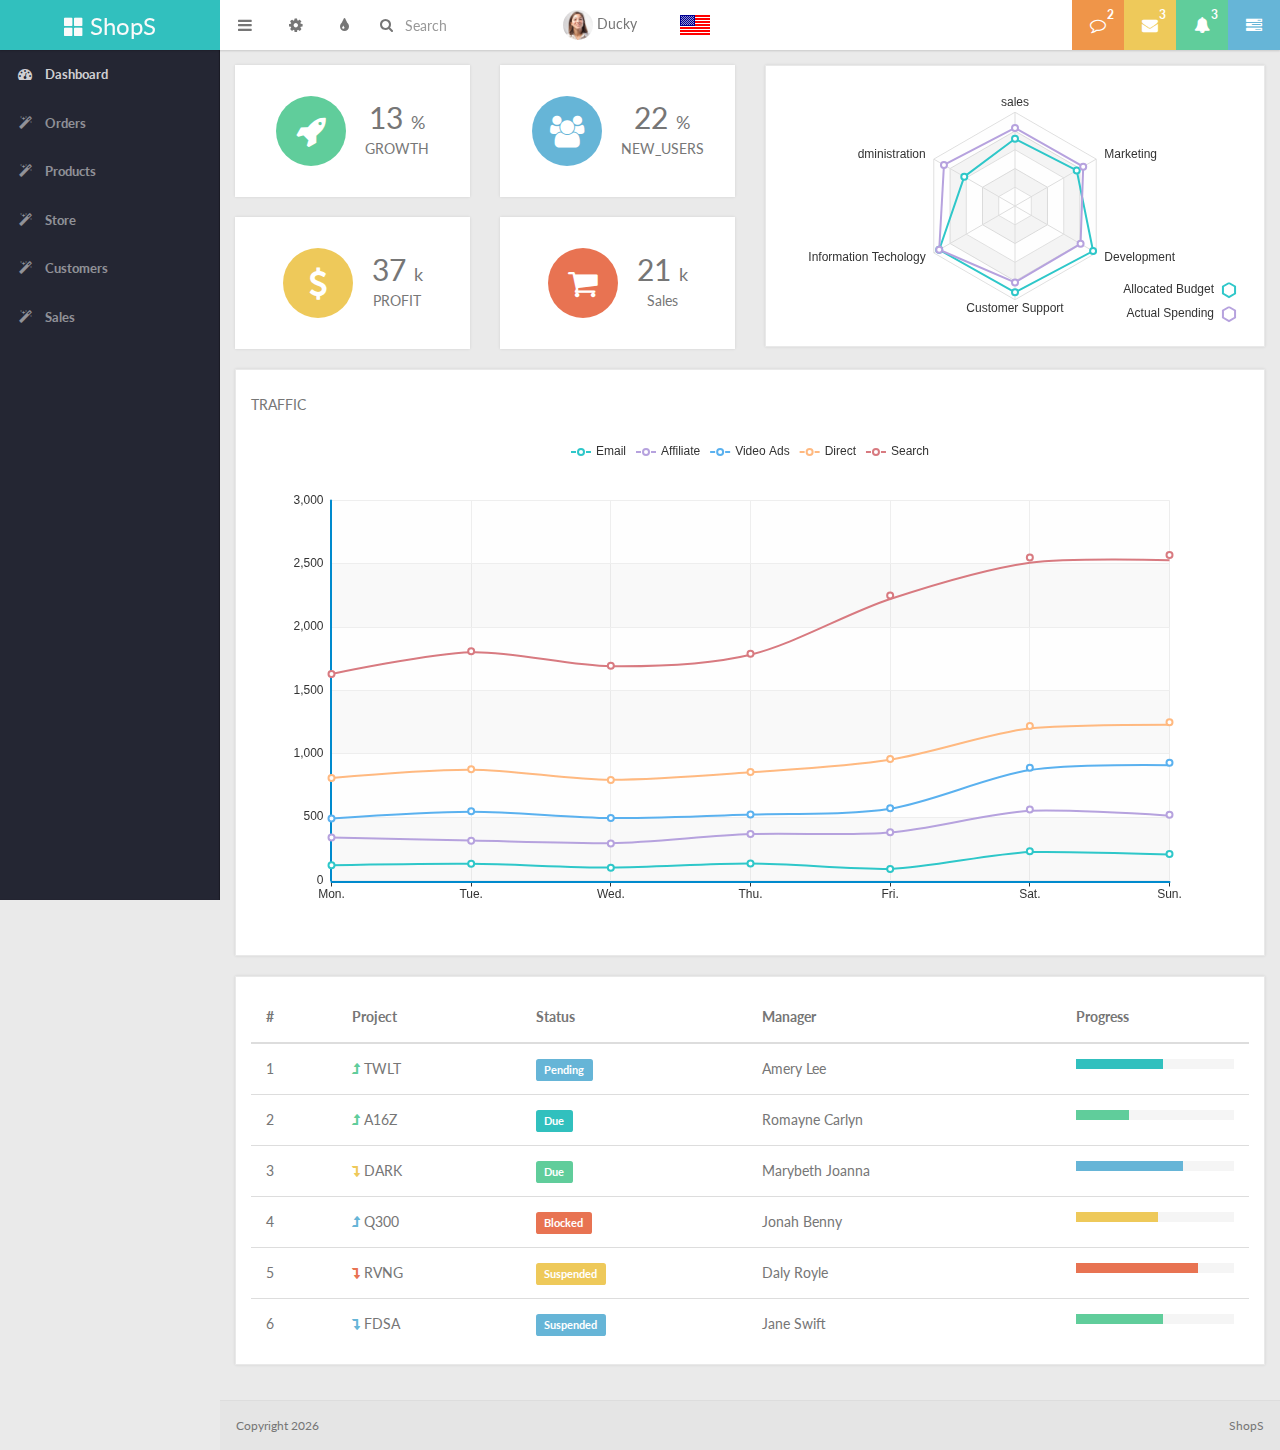
<file: WebAdmin/index.html>
<!doctype html>
<!--[if lt IE 8]>         <html class="no-js lt-ie8"> <![endif]-->
<!--[if gt IE 8]><!--> <html class="no-js"> <!--<![endif]-->
    <head>
        <meta charset="utf-8">
        <meta http-equiv="X-UA-Compatible" content="IE=edge">
        <title>Web Application</title>
        <meta name="description" content="Responsive Admin Web App with Bootstrap and AngularJS">
        <meta name="keywords" content="angularjs admin, admin templates, admin themes, bootstrap admin">
        <meta name="viewport" content="width=device-width,initial-scale=1,maximum-scale=1">

        <!-- Needs images, font... therefore can not be part of main.css -->
        <link href="http://fonts.googleapis.com/css?family=Lato:300,400,700,300italic,400italic" rel="stylesheet" type="text/css">
        <link rel="stylesheet" href="bower_components/font-awesome/css/font-awesome.min.css">
        <!-- end Needs images -->

        <link rel="stylesheet" href="styles/main.css">
        <link rel="stylesheet" href="styles/custom/custom.css">

    </head>
    <body data-ng-app="app" id="app" class="app" data-custom-page data-off-canvas-nav data-ng-controller="AppCtrl" data-ng-class=" { 'layout-boxed': main.layout === 'boxed', 
                            'nav-collapsed-min': main.isMenuCollapsed
          } ">
        <!--[if lt IE 9]>
            <div class="lt-ie9-bg">
                <p class="browsehappy">You are using an <strong>outdated</strong> browser.</p>
                <p>Please <a href="http://browsehappy.com/">upgrade your browser</a> to improve your experience.</p>
            </div>
        <![endif]-->

        <header data-ng-include=" 'app/layout/header.html' " id="header" class="header-container" data-ng-class="{ 'header-fixed': main.fixedHeader,
                                  'bg-white': ['11','12','13','14','15','16','21'].indexOf(main.skin) >= 0,
                                  'bg-dark': main.skin === '31',
                                  'bg-primary': ['22','32'].indexOf(main.skin) >= 0,
                                  'bg-success': ['23','33'].indexOf(main.skin) >= 0,
                                  'bg-info-alt': ['24','34'].indexOf(main.skin) >= 0,
                                  'bg-warning': ['25','35'].indexOf(main.skin) >= 0,
                                  'bg-danger': ['26','36'].indexOf(main.skin) >= 0
                 }"></header>

        <div class="main-container" data-ng-class="{ 'app-nav-horizontal': main.menu === 'horizontal' }">
            <aside data-ng-include=" 'app/layout/sidebar.html' " id="nav-container" class="nav-container" data-ng-class="{ 'nav-fixed': main.fixedSidebar,
                                    'nav-horizontal': main.menu === 'horizontal',
                                    'nav-vertical': main.menu === 'vertical',
                                    'bg-white': ['31','32','33','34','35','36'].indexOf(main.skin) >= 0,
                                    'bg-dark': ['31','32','33','34','35','36'].indexOf(main.skin) < 0
                   }">
            </aside>

            <div id="content" class="content-container">
                <section data-ng-view class="view-container {{main.pageTransition.class}}"></section>
            </div>

            <footer data-ng-include=" 'app/layout/footer.html' " id="footer" class="app-footer">
            </footer>
        </div>


        <!--<script src="http://maps.google.com/maps/api/js"></script>-->
        <script src="scripts/vendor.js"></script>
        <script src="scripts/ui.js"></script>
        <script src="scripts/app.js"></script>
        <script src="scripts/app.config.js"></script>
        
        <!--controler-->
        <script src="app/modules/signin/signin.controller.js"></script>
        <script src="app/modules/language/language.controller.js"></script>
        <script src="app/modules/dashboard/dashboard.controller.js"></script>
        <script src="app/modules/products/products.controller.js"></script>
        <script src="app/modules/products/products.detail.controller.js"></script>

        <!--libs-->
        <script src="scripts/libs/angular-cookies.js"></script>
        <script src="scripts/libs/angular-recaptcha.js"></script>
        <script src="scripts/libs/angular-messages.js"></script>

        <!--service-->
        <script src="app/services/common/http.service.js"></script>
        <script src="app/services/common/cookies.service.js"></script>
        <script src="app/services/common/binding.service.js"></script>
        <script src="app/services/signin.service.js"></script>
    </body>
</html>
</file>
<file: WebAdmin/styles/main.css>
.btn,
.btn-group,
.btn-group-vertical,
.caret,
.checkbox-inline,
.radio-inline,
img {
    vertical-align: middle
}
hr,
img {
    border: 0
}
.fc table,
.ui-timeline,
table {
    border-spacing: 0
}
body,
figure {
    margin: 0
}
.btn-group>.btn-group,
.btn-toolbar .btn,
.btn-toolbar .btn-group,
.btn-toolbar .input-group,
.col-xs-1,
.col-xs-10,
.col-xs-11,
.col-xs-12,
.col-xs-2,
.col-xs-3,
.col-xs-4,
.col-xs-5,
.col-xs-6,
.col-xs-7,
.col-xs-8,
.col-xs-9,
.dropdown-menu {
    float: left
}
.img-responsive,
.img-thumbnail,
.table,
label {
    max-width: 100%
}
.navbar-fixed-bottom .navbar-collapse,
.navbar-fixed-top .navbar-collapse,
.pre-scrollable {
    max-height: 340px
}
html {
    font-family: sans-serif;
    -ms-text-size-adjust: 100%;
    -webkit-text-size-adjust: 100%
}
article,
aside,
details,
figcaption,
figure,
footer,
header,
hgroup,
main,
menu,
nav,
section,
summary {
    display: block
}
audio,
canvas,
progress,
video {
    display: inline-block;
    vertical-align: baseline
}
audio:not([controls]) {
    display: none;
    height: 0
}
[hidden],
template {
    display: none
}
a {
    background-color: transparent
}
a:active,
a:hover {
    outline: 0
}
b,
optgroup,
strong {
    font-weight: 700
}
dfn {
    font-style: italic
}
h1 {
    margin: .67em 0
}
mark {
    background: #ff0;
    color: #000
}
sub,
sup {
    font-size: 75%;
    line-height: 0;
    position: relative;
    vertical-align: baseline
}
sup {
    top: -.5em
}
sub {
    bottom: -.25em
}
svg:not(:root) {
    overflow: hidden
}
hr {
    box-sizing: content-box;
    height: 0
}
pre,
textarea {
    overflow: auto
}
code,
kbd,
pre,
samp {
    font-size: 1em
}
button,
input,
optgroup,
select,
textarea {
    color: inherit;
    font: inherit;
    margin: 0
}
button {
    overflow: visible
}
button,
select {
    text-transform: none
}
button,
html input[type=button],
input[type=reset],
input[type=submit] {
    -webkit-appearance: button;
    cursor: pointer
}
button[disabled],
html input[disabled] {
    cursor: default
}
button::-moz-focus-inner,
input::-moz-focus-inner {
    border: 0;
    padding: 0
}
input[type=checkbox],
input[type=radio] {
    box-sizing: border-box;
    padding: 0
}
input[type=number]::-webkit-inner-spin-button,
input[type=number]::-webkit-outer-spin-button {
    height: auto
}
input[type=search]::-webkit-search-cancel-button,
input[type=search]::-webkit-search-decoration {
    -webkit-appearance: none
}
table {
    border-collapse: collapse
}
td,
th {
    padding: 0
}
@media print {
    blockquote,
    img,
    pre,
    tr {
        page-break-inside: avoid
    }
    *,
    :after,
    :before {
        background: 0 0!important;
        color: #000!important;
        box-shadow: none!important;
        text-shadow: none!important
    }
    a,
    a:visited {
        text-decoration: underline
    }
    a[href]:after {
        content: " (" attr(href) ")"
    }
    abbr[title]:after {
        content: " (" attr(title) ")"
    }
    a[href^="javascript:"]:after,
    a[href^="#"]:after {
        content: ""
    }
    blockquote,
    pre {
        border: 1px solid #999
    }
    thead {
        display: table-header-group
    }
    img {
        max-width: 100%!important
    }
    h2,
    h3,
    p {
        orphans: 3;
        widows: 3
    }
    h2,
    h3 {
        page-break-after: avoid
    }
    .navbar {
        display: none
    }
    .btn>.caret,
    .dropup>.btn>.caret {
        border-top-color: #000!important
    }
    .label {
        border: 1px solid #000
    }
    .table {
        border-collapse: collapse!important
    }
    .table td,
    .table th {
        background-color: #fff!important
    }
    .table-bordered td,
    .table-bordered th {
        border: 1px solid #ddd!important
    }
}
.btn,
.btn-danger.active,
.btn-danger:active,
.btn-default.active,
.btn-default:active,
.btn-info.active,
.btn-info:active,
.btn-primary.active,
.btn-primary:active,
.btn-warning.active,
.btn-warning:active,
.btn.active,
.btn:active,
.dropdown-menu>.disabled>a:focus,
.dropdown-menu>.disabled>a:hover,
.form-control,
.navbar-toggle,
.open>.btn-danger.dropdown-toggle,
.open>.btn-default.dropdown-toggle,
.open>.btn-info.dropdown-toggle,
.open>.btn-primary.dropdown-toggle,
.open>.btn-warning.dropdown-toggle {
    background-image: none
}
.img-thumbnail,
body {
    background-color: #f3f3f3
}
@font-face {
    font-family: 'Glyphicons Halflings';
    src: url(../fonts/glyphicons-halflings-regular.eot);
    src: url(../fonts/glyphicons-halflings-regular.eot?#iefix) format("embedded-opentype"), url(../fonts/glyphicons-halflings-regular.woff2) format("woff2"), url(../fonts/glyphicons-halflings-regular.woff) format("woff"), url(../fonts/glyphicons-halflings-regular.ttf) format("truetype"), url(../fonts/glyphicons-halflings-regular.svg#glyphicons_halflingsregular) format("svg")
}
.glyphicon {
    position: relative;
    top: 1px;
    display: inline-block;
    font-family: 'Glyphicons Halflings';
    font-style: normal;
    font-weight: 400;
    line-height: 1;
    -webkit-font-smoothing: antialiased;
    -moz-osx-font-smoothing: grayscale
}
.glyphicon-asterisk:before {
    content: "\002a"
}
.glyphicon-plus:before {
    content: "\002b"
}
.glyphicon-eur:before,
.glyphicon-euro:before {
    content: "\20ac"
}
.glyphicon-minus:before {
    content: "\2212"
}
.glyphicon-cloud:before {
    content: "\2601"
}
.glyphicon-envelope:before {
    content: "\2709"
}
.glyphicon-pencil:before {
    content: "\270f"
}
.glyphicon-glass:before {
    content: "\e001"
}
.glyphicon-music:before {
    content: "\e002"
}
.glyphicon-search:before {
    content: "\e003"
}
.glyphicon-heart:before {
    content: "\e005"
}
.glyphicon-star:before {
    content: "\e006"
}
.glyphicon-star-empty:before {
    content: "\e007"
}
.glyphicon-user:before {
    content: "\e008"
}
.glyphicon-film:before {
    content: "\e009"
}
.glyphicon-th-large:before {
    content: "\e010"
}
.glyphicon-th:before {
    content: "\e011"
}
.glyphicon-th-list:before {
    content: "\e012"
}
.glyphicon-ok:before {
    content: "\e013"
}
.glyphicon-remove:before {
    content: "\e014"
}
.glyphicon-zoom-in:before {
    content: "\e015"
}
.glyphicon-zoom-out:before {
    content: "\e016"
}
.glyphicon-off:before {
    content: "\e017"
}
.glyphicon-signal:before {
    content: "\e018"
}
.glyphicon-cog:before {
    content: "\e019"
}
.glyphicon-trash:before {
    content: "\e020"
}
.glyphicon-home:before {
    content: "\e021"
}
.glyphicon-file:before {
    content: "\e022"
}
.glyphicon-time:before {
    content: "\e023"
}
.glyphicon-road:before {
    content: "\e024"
}
.glyphicon-download-alt:before {
    content: "\e025"
}
.glyphicon-download:before {
    content: "\e026"
}
.glyphicon-upload:before {
    content: "\e027"
}
.glyphicon-inbox:before {
    content: "\e028"
}
.glyphicon-play-circle:before {
    content: "\e029"
}
.glyphicon-repeat:before {
    content: "\e030"
}
.glyphicon-refresh:before {
    content: "\e031"
}
.glyphicon-list-alt:before {
    content: "\e032"
}
.glyphicon-lock:before {
    content: "\e033"
}
.glyphicon-flag:before {
    content: "\e034"
}
.glyphicon-headphones:before {
    content: "\e035"
}
.glyphicon-volume-off:before {
    content: "\e036"
}
.glyphicon-volume-down:before {
    content: "\e037"
}
.glyphicon-volume-up:before {
    content: "\e038"
}
.glyphicon-qrcode:before {
    content: "\e039"
}
.glyphicon-barcode:before {
    content: "\e040"
}
.glyphicon-tag:before {
    content: "\e041"
}
.glyphicon-tags:before {
    content: "\e042"
}
.glyphicon-book:before {
    content: "\e043"
}
.glyphicon-bookmark:before {
    content: "\e044"
}
.glyphicon-print:before {
    content: "\e045"
}
.glyphicon-camera:before {
    content: "\e046"
}
.glyphicon-font:before {
    content: "\e047"
}
.glyphicon-bold:before {
    content: "\e048"
}
.glyphicon-italic:before {
    content: "\e049"
}
.glyphicon-text-height:before {
    content: "\e050"
}
.glyphicon-text-width:before {
    content: "\e051"
}
.glyphicon-align-left:before {
    content: "\e052"
}
.glyphicon-align-center:before {
    content: "\e053"
}
.glyphicon-align-right:before {
    content: "\e054"
}
.glyphicon-align-justify:before {
    content: "\e055"
}
.glyphicon-list:before {
    content: "\e056"
}
.glyphicon-indent-left:before {
    content: "\e057"
}
.glyphicon-indent-right:before {
    content: "\e058"
}
.glyphicon-facetime-video:before {
    content: "\e059"
}
.glyphicon-picture:before {
    content: "\e060"
}
.glyphicon-map-marker:before {
    content: "\e062"
}
.glyphicon-adjust:before {
    content: "\e063"
}
.glyphicon-tint:before {
    content: "\e064"
}
.glyphicon-edit:before {
    content: "\e065"
}
.glyphicon-share:before {
    content: "\e066"
}
.glyphicon-check:before {
    content: "\e067"
}
.glyphicon-move:before {
    content: "\e068"
}
.glyphicon-step-backward:before {
    content: "\e069"
}
.glyphicon-fast-backward:before {
    content: "\e070"
}
.glyphicon-backward:before {
    content: "\e071"
}
.glyphicon-play:before {
    content: "\e072"
}
.glyphicon-pause:before {
    content: "\e073"
}
.glyphicon-stop:before {
    content: "\e074"
}
.glyphicon-forward:before {
    content: "\e075"
}
.glyphicon-fast-forward:before {
    content: "\e076"
}
.glyphicon-step-forward:before {
    content: "\e077"
}
.glyphicon-eject:before {
    content: "\e078"
}
.glyphicon-chevron-left:before {
    content: "\e079"
}
.glyphicon-chevron-right:before {
    content: "\e080"
}
.glyphicon-plus-sign:before {
    content: "\e081"
}
.glyphicon-minus-sign:before {
    content: "\e082"
}
.glyphicon-remove-sign:before {
    content: "\e083"
}
.glyphicon-ok-sign:before {
    content: "\e084"
}
.glyphicon-question-sign:before {
    content: "\e085"
}
.glyphicon-info-sign:before {
    content: "\e086"
}
.glyphicon-screenshot:before {
    content: "\e087"
}
.glyphicon-remove-circle:before {
    content: "\e088"
}
.glyphicon-ok-circle:before {
    content: "\e089"
}
.glyphicon-ban-circle:before {
    content: "\e090"
}
.glyphicon-arrow-left:before {
    content: "\e091"
}
.glyphicon-arrow-right:before {
    content: "\e092"
}
.glyphicon-arrow-up:before {
    content: "\e093"
}
.glyphicon-arrow-down:before {
    content: "\e094"
}
.glyphicon-share-alt:before {
    content: "\e095"
}
.glyphicon-resize-full:before {
    content: "\e096"
}
.glyphicon-resize-small:before {
    content: "\e097"
}
.glyphicon-exclamation-sign:before {
    content: "\e101"
}
.glyphicon-gift:before {
    content: "\e102"
}
.glyphicon-leaf:before {
    content: "\e103"
}
.glyphicon-fire:before {
    content: "\e104"
}
.glyphicon-eye-open:before {
    content: "\e105"
}
.glyphicon-eye-close:before {
    content: "\e106"
}
.glyphicon-warning-sign:before {
    content: "\e107"
}
.glyphicon-plane:before {
    content: "\e108"
}
.glyphicon-calendar:before {
    content: "\e109"
}
.glyphicon-random:before {
    content: "\e110"
}
.glyphicon-comment:before {
    content: "\e111"
}
.glyphicon-magnet:before {
    content: "\e112"
}
.glyphicon-chevron-up:before {
    content: "\e113"
}
.glyphicon-chevron-down:before {
    content: "\e114"
}
.glyphicon-retweet:before {
    content: "\e115"
}
.glyphicon-shopping-cart:before {
    content: "\e116"
}
.glyphicon-folder-close:before {
    content: "\e117"
}
.glyphicon-folder-open:before {
    content: "\e118"
}
.glyphicon-resize-vertical:before {
    content: "\e119"
}
.glyphicon-resize-horizontal:before {
    content: "\e120"
}
.glyphicon-hdd:before {
    content: "\e121"
}
.glyphicon-bullhorn:before {
    content: "\e122"
}
.glyphicon-bell:before {
    content: "\e123"
}
.glyphicon-certificate:before {
    content: "\e124"
}
.glyphicon-thumbs-up:before {
    content: "\e125"
}
.glyphicon-thumbs-down:before {
    content: "\e126"
}
.glyphicon-hand-right:before {
    content: "\e127"
}
.glyphicon-hand-left:before {
    content: "\e128"
}
.glyphicon-hand-up:before {
    content: "\e129"
}
.glyphicon-hand-down:before {
    content: "\e130"
}
.glyphicon-circle-arrow-right:before {
    content: "\e131"
}
.glyphicon-circle-arrow-left:before {
    content: "\e132"
}
.glyphicon-circle-arrow-up:before {
    content: "\e133"
}
.glyphicon-circle-arrow-down:before {
    content: "\e134"
}
.glyphicon-globe:before {
    content: "\e135"
}
.glyphicon-wrench:before {
    content: "\e136"
}
.glyphicon-tasks:before {
    content: "\e137"
}
.glyphicon-filter:before {
    content: "\e138"
}
.glyphicon-briefcase:before {
    content: "\e139"
}
.glyphicon-fullscreen:before {
    content: "\e140"
}
.glyphicon-dashboard:before {
    content: "\e141"
}
.glyphicon-paperclip:before {
    content: "\e142"
}
.glyphicon-heart-empty:before {
    content: "\e143"
}
.glyphicon-link:before {
    content: "\e144"
}
.glyphicon-phone:before {
    content: "\e145"
}
.glyphicon-pushpin:before {
    content: "\e146"
}
.glyphicon-usd:before {
    content: "\e148"
}
.glyphicon-gbp:before {
    content: "\e149"
}
.glyphicon-sort:before {
    content: "\e150"
}
.glyphicon-sort-by-alphabet:before {
    content: "\e151"
}
.glyphicon-sort-by-alphabet-alt:before {
    content: "\e152"
}
.glyphicon-sort-by-order:before {
    content: "\e153"
}
.glyphicon-sort-by-order-alt:before {
    content: "\e154"
}
.glyphicon-sort-by-attributes:before {
    content: "\e155"
}
.glyphicon-sort-by-attributes-alt:before {
    content: "\e156"
}
.glyphicon-unchecked:before {
    content: "\e157"
}
.glyphicon-expand:before {
    content: "\e158"
}
.glyphicon-collapse-down:before {
    content: "\e159"
}
.glyphicon-collapse-up:before {
    content: "\e160"
}
.glyphicon-log-in:before {
    content: "\e161"
}
.glyphicon-flash:before {
    content: "\e162"
}
.glyphicon-log-out:before {
    content: "\e163"
}
.glyphicon-new-window:before {
    content: "\e164"
}
.glyphicon-record:before {
    content: "\e165"
}
.glyphicon-save:before {
    content: "\e166"
}
.glyphicon-open:before {
    content: "\e167"
}
.glyphicon-saved:before {
    content: "\e168"
}
.glyphicon-import:before {
    content: "\e169"
}
.glyphicon-export:before {
    content: "\e170"
}
.glyphicon-send:before {
    content: "\e171"
}
.glyphicon-floppy-disk:before {
    content: "\e172"
}
.glyphicon-floppy-saved:before {
    content: "\e173"
}
.glyphicon-floppy-remove:before {
    content: "\e174"
}
.glyphicon-floppy-save:before {
    content: "\e175"
}
.glyphicon-floppy-open:before {
    content: "\e176"
}
.glyphicon-credit-card:before {
    content: "\e177"
}
.glyphicon-transfer:before {
    content: "\e178"
}
.glyphicon-cutlery:before {
    content: "\e179"
}
.glyphicon-header:before {
    content: "\e180"
}
.glyphicon-compressed:before {
    content: "\e181"
}
.glyphicon-earphone:before {
    content: "\e182"
}
.glyphicon-phone-alt:before {
    content: "\e183"
}
.glyphicon-tower:before {
    content: "\e184"
}
.glyphicon-stats:before {
    content: "\e185"
}
.glyphicon-sd-video:before {
    content: "\e186"
}
.glyphicon-hd-video:before {
    content: "\e187"
}
.glyphicon-subtitles:before {
    content: "\e188"
}
.glyphicon-sound-stereo:before {
    content: "\e189"
}
.glyphicon-sound-dolby:before {
    content: "\e190"
}
.glyphicon-sound-5-1:before {
    content: "\e191"
}
.glyphicon-sound-6-1:before {
    content: "\e192"
}
.glyphicon-sound-7-1:before {
    content: "\e193"
}
.glyphicon-copyright-mark:before {
    content: "\e194"
}
.glyphicon-registration-mark:before {
    content: "\e195"
}
.glyphicon-cloud-download:before {
    content: "\e197"
}
.glyphicon-cloud-upload:before {
    content: "\e198"
}
.glyphicon-tree-conifer:before {
    content: "\e199"
}
.glyphicon-tree-deciduous:before {
    content: "\e200"
}
.glyphicon-cd:before {
    content: "\e201"
}
.glyphicon-save-file:before {
    content: "\e202"
}
.glyphicon-open-file:before {
    content: "\e203"
}
.glyphicon-level-up:before {
    content: "\e204"
}
.glyphicon-copy:before {
    content: "\e205"
}
.glyphicon-paste:before {
    content: "\e206"
}
.glyphicon-alert:before {
    content: "\e209"
}
.glyphicon-equalizer:before {
    content: "\e210"
}
.glyphicon-king:before {
    content: "\e211"
}
.glyphicon-queen:before {
    content: "\e212"
}
.glyphicon-pawn:before {
    content: "\e213"
}
.glyphicon-bishop:before {
    content: "\e214"
}
.glyphicon-knight:before {
    content: "\e215"
}
.glyphicon-baby-formula:before {
    content: "\e216"
}
.glyphicon-tent:before {
    content: "\26fa"
}
.glyphicon-blackboard:before {
    content: "\e218"
}
.glyphicon-bed:before {
    content: "\e219"
}
.glyphicon-apple:before {
    content: "\f8ff"
}
.glyphicon-erase:before {
    content: "\e221"
}
.glyphicon-hourglass:before {
    content: "\231b"
}
.glyphicon-lamp:before {
    content: "\e223"
}
.glyphicon-duplicate:before {
    content: "\e224"
}
.glyphicon-piggy-bank:before {
    content: "\e225"
}
.glyphicon-scissors:before {
    content: "\e226"
}
.glyphicon-bitcoin:before,
.glyphicon-btc:before,
.glyphicon-xbt:before {
    content: "\e227"
}
.glyphicon-jpy:before,
.glyphicon-yen:before {
    content: "\00a5"
}
.glyphicon-rub:before,
.glyphicon-ruble:before {
    content: "\20bd"
}
.glyphicon-scale:before {
    content: "\e230"
}
.glyphicon-ice-lolly:before {
    content: "\e231"
}
.glyphicon-ice-lolly-tasted:before {
    content: "\e232"
}
.glyphicon-education:before {
    content: "\e233"
}
.glyphicon-option-horizontal:before {
    content: "\e234"
}
.glyphicon-option-vertical:before {
    content: "\e235"
}
.glyphicon-menu-hamburger:before {
    content: "\e236"
}
.glyphicon-modal-window:before {
    content: "\e237"
}
.glyphicon-oil:before {
    content: "\e238"
}
.glyphicon-grain:before {
    content: "\e239"
}
.glyphicon-sunglasses:before {
    content: "\e240"
}
.glyphicon-text-size:before {
    content: "\e241"
}
.glyphicon-text-color:before {
    content: "\e242"
}
.glyphicon-text-background:before {
    content: "\e243"
}
.glyphicon-object-align-top:before {
    content: "\e244"
}
.glyphicon-object-align-bottom:before {
    content: "\e245"
}
.glyphicon-object-align-horizontal:before {
    content: "\e246"
}
.glyphicon-object-align-left:before {
    content: "\e247"
}
.glyphicon-object-align-vertical:before {
    content: "\e248"
}
.glyphicon-object-align-right:before {
    content: "\e249"
}
.glyphicon-triangle-right:before {
    content: "\e250"
}
.glyphicon-triangle-left:before {
    content: "\e251"
}
.glyphicon-triangle-bottom:before {
    content: "\e252"
}
.glyphicon-triangle-top:before {
    content: "\e253"
}
.glyphicon-console:before {
    content: "\e254"
}
.glyphicon-superscript:before {
    content: "\e255"
}
.glyphicon-subscript:before {
    content: "\e256"
}
.glyphicon-menu-left:before {
    content: "\e257"
}
.glyphicon-menu-right:before {
    content: "\e258"
}
.glyphicon-menu-down:before {
    content: "\e259"
}
.glyphicon-menu-up:before {
    content: "\e260"
}
*,
:after,
:before {
    -webkit-box-sizing: border-box;
    -moz-box-sizing: border-box;
    box-sizing: border-box
}
html {
    font-size: 10px;
    -webkit-tap-highlight-color: transparent
}
body {
    font-family: Lato, "Helvetica Neue", Arial, sans-serif;
    font-size: 14px;
    line-height: 1.42857;
    color: #767676
}
button,
input,
select,
textarea {
    font-family: inherit;
    font-size: inherit;
    line-height: inherit
}
a {
    color: #31C0BE;
    text-decoration: none
}
a:focus,
a:hover {
    color: #218382;
    text-decoration: underline
}
a:focus {
    outline-offset: -2px
}
.img-responsive {
    display: block;
    height: auto
}
.img-rounded {
    border-radius: 0
}
.img-thumbnail {
    padding: 4px;
    line-height: 1.42857;
    border: 1px solid #ddd;
    border-radius: 0;
    -webkit-transition: all .2s ease-in-out;
    -o-transition: all .2s ease-in-out;
    transition: all .2s ease-in-out;
    display: inline-block;
    height: auto
}
.img-circle {
    border-radius: 50%
}
hr {
    margin-top: 20px;
    margin-bottom: 20px;
    border-top: 1px solid #eee
}
.sr-only {
    position: absolute;
    width: 1px;
    height: 1px;
    margin: -1px;
    padding: 0;
    overflow: hidden;
    clip: rect(0, 0, 0, 0);
    border: 0
}
.sr-only-focusable:active,
.sr-only-focusable:focus {
    position: static;
    width: auto;
    height: auto;
    margin: 0;
    overflow: visible;
    clip: auto
}
[role=button] {
    cursor: pointer
}
.h1,
.h2,
.h3,
.h4,
.h5,
.h6,
h1,
h2,
h3,
h4,
h5,
h6 {
    font-family: inherit;
    font-weight: 700;
    line-height: 1.1;
    color: inherit
}
.h1 .small,
.h1 small,
.h2 .small,
.h2 small,
.h3 .small,
.h3 small,
.h4 .small,
.h4 small,
.h5 .small,
.h5 small,
.h6 .small,
.h6 small,
h1 .small,
h1 small,
h2 .small,
h2 small,
h3 .small,
h3 small,
h4 .small,
h4 small,
h5 .small,
h5 small,
h6 .small,
h6 small {
    font-weight: 400;
    line-height: 1;
    color: #777
}
.h1,
.h2,
.h3,
h1,
h2,
h3 {
    margin-top: 20px;
    margin-bottom: 10px
}
.h1 .small,
.h1 small,
.h2 .small,
.h2 small,
.h3 .small,
.h3 small,
h1 .small,
h1 small,
h2 .small,
h2 small,
h3 .small,
h3 small {
    font-size: 65%
}
.h4,
.h5,
.h6,
h4,
h5,
h6 {
    margin-top: 10px;
    margin-bottom: 10px
}
.h4 .small,
.h4 small,
.h5 .small,
.h5 small,
.h6 .small,
.h6 small,
h4 .small,
h4 small,
h5 .small,
h5 small,
h6 .small,
h6 small {
    font-size: 75%
}
.h1,
h1 {
    font-size: 36px
}
.h2,
h2 {
    font-size: 30px
}
.h3,
h3 {
    font-size: 24px
}
.h4,
h4 {
    font-size: 18px
}
.h5,
h5 {
    font-size: 14px
}
.h6,
h6 {
    font-size: 12px
}
p {
    margin: 0 0 10px
}
.lead {
    margin-bottom: 20px;
    font-size: 16px;
    font-weight: 300;
    line-height: 1.4
}
dt,
kbd kbd,
label {
    font-weight: 700
}
@media (min-width: 768px) {
    .lead {
        font-size: 21px
    }
}
.small,
small {
    font-size: 85%
}
.mark,
mark {
    background-color: #FCF7EF;
    padding: .2em
}
.list-inline,
.list-unstyled {
    padding-left: 0;
    list-style: none
}
.text-left {
    text-align: left
}
.text-right {
    text-align: right
}
.text-center {
    text-align: center
}
.text-justify {
    text-align: justify
}
.text-nowrap {
    white-space: nowrap
}
.text-lowercase {
    text-transform: lowercase
}
.initialism,
.text-uppercase {
    text-transform: uppercase
}
.text-capitalize {
    text-transform: capitalize
}
.text-muted {
    color: #777
}
.text-primary {
    color: #31C0BE
}
a.text-primary:focus,
a.text-primary:hover {
    color: #279796
}
.text-success {
    color: #7A8C6B
}
a.text-success:focus,
a.text-success:hover {
    color: #616f55
}
.text-info {
    color: #6D8594
}
a.text-info:focus,
a.text-info:hover {
    color: #576b77
}
.text-warning {
    color: #96825C
}
a.text-warning:focus,
a.text-warning:hover {
    color: #766749
}
.text-danger {
    color: #9D545B
}
a.text-danger:focus,
a.text-danger:hover {
    color: #7c4248
}
.bg-primary {
    background-color: #31C0BE
}
pre code,
table {
    background-color: transparent
}
.page-header {
    padding-bottom: 9px;
    margin: 40px 0 20px;
    border-bottom: 1px solid #eee
}
dl,
ol,
ul {
    margin-top: 0
}
blockquote ol:last-child,
blockquote p:last-child,
blockquote ul:last-child,
ol ol,
ol ul,
ul ol,
ul ul {
    margin-bottom: 0
}
address,
dl {
    margin-bottom: 20px
}
ol,
ul {
    margin-bottom: 10px
}
.list-inline {
    margin-left: -5px
}
.list-inline>li {
    display: inline-block;
    padding-left: 5px;
    padding-right: 5px
}
dd,
dt {
    line-height: 1.42857
}
dd {
    margin-left: 0
}
.dl-horizontal dd:after,
.dl-horizontal dd:before {
    content: " ";
    display: table
}
.dl-horizontal dd:after {
    clear: both
}
@media (min-width: 768px) {
    .dl-horizontal dt {
        float: left;
        width: 160px;
        clear: left;
        text-align: right;
        overflow: hidden;
        text-overflow: ellipsis;
        white-space: nowrap
    }
    .dl-horizontal dd {
        margin-left: 180px
    }
    .container {
        width: 750px
    }
}
.btn-group-vertical>.btn-group:after,
.btn-toolbar:after,
.clearfix:after,
.container-fluid:after,
.container:after,
.dropdown-menu>li>a,
.fc-clear,
.form-horizontal .form-group:after,
.modal-footer:after,
.modal-header:after,
.nav:after,
.navbar-collapse:after,
.navbar-header:after,
.pager:after,
.panel-body:after,
.row:after {
    clear: both
}
abbr[data-original-title],
abbr[title] {
    cursor: help;
    border-bottom: 1px dotted #777
}
.initialism {
    font-size: 90%
}
blockquote {
    padding: 10px 20px;
    margin: 0 0 20px;
    font-size: 17.5px;
    border-left: 5px solid #eee
}
blockquote .small,
blockquote footer,
blockquote small {
    display: block;
    font-size: 80%;
    line-height: 1.42857;
    color: #777
}
legend,
pre {
    color: #333
}
blockquote .small:before,
blockquote footer:before,
blockquote small:before {
    content: '\2014 \00A0'
}
.blockquote-reverse,
blockquote.pull-right {
    padding-right: 15px;
    padding-left: 0;
    border-right: 5px solid #eee;
    border-left: 0;
    text-align: right
}
code,
kbd {
    padding: 2px 4px;
    font-size: 90%;
    border-radius: 0
}
caption,
th {
    text-align: left
}
.blockquote-reverse .small:before,
.blockquote-reverse footer:before,
.blockquote-reverse small:before,
blockquote.pull-right .small:before,
blockquote.pull-right footer:before,
blockquote.pull-right small:before {
    content: ''
}
.blockquote-reverse .small:after,
.blockquote-reverse footer:after,
.blockquote-reverse small:after,
blockquote.pull-right .small:after,
blockquote.pull-right footer:after,
blockquote.pull-right small:after {
    content: '\00A0 \2014'
}
address {
    font-style: normal;
    line-height: 1.42857
}
code,
kbd,
pre,
samp {
    font-family: Menlo, Monaco, Consolas, "Courier New", monospace
}
code {
    color: #c7254e;
    background-color: #f9f2f4
}
kbd {
    color: #fff;
    background-color: #333;
    box-shadow: inset 0 -1px 0 rgba(0, 0, 0, .25)
}
kbd kbd {
    padding: 0;
    font-size: 100%;
    box-shadow: none
}
pre {
    display: block;
    padding: 9.5px;
    margin: 0 0 10px;
    font-size: 13px;
    line-height: 1.42857;
    word-break: break-all;
    word-wrap: break-word;
    background-color: #f5f5f5;
    border: 1px solid #ccc;
    border-radius: 0
}
.container-fluid:after,
.container-fluid:before,
.container:after,
.container:before,
.row:after,
.row:before {
    display: table;
    content: " "
}
.container,
.container-fluid {
    margin-right: auto;
    margin-left: auto
}
pre code {
    padding: 0;
    font-size: inherit;
    color: inherit;
    white-space: pre-wrap;
    border-radius: 0
}
.container,
.container-fluid {
    padding-left: 15px;
    padding-right: 15px
}
.pre-scrollable {
    overflow-y: scroll
}
@media (min-width: 992px) {
    .container {
        width: 970px
    }
}
@media (min-width: 1200px) {
    .container {
        width: 1170px
    }
}
.row {
    margin-left: -15px;
    margin-right: -15px
}
.col-lg-1,
.col-lg-10,
.col-lg-11,
.col-lg-12,
.col-lg-2,
.col-lg-3,
.col-lg-4,
.col-lg-5,
.col-lg-6,
.col-lg-7,
.col-lg-8,
.col-lg-9,
.col-md-1,
.col-md-10,
.col-md-11,
.col-md-12,
.col-md-2,
.col-md-3,
.col-md-4,
.col-md-5,
.col-md-6,
.col-md-7,
.col-md-8,
.col-md-9,
.col-sm-1,
.col-sm-10,
.col-sm-11,
.col-sm-12,
.col-sm-2,
.col-sm-3,
.col-sm-4,
.col-sm-5,
.col-sm-6,
.col-sm-7,
.col-sm-8,
.col-sm-9,
.col-xs-1,
.col-xs-10,
.col-xs-11,
.col-xs-12,
.col-xs-2,
.col-xs-3,
.col-xs-4,
.col-xs-5,
.col-xs-6,
.col-xs-7,
.col-xs-8,
.col-xs-9 {
    position: relative;
    min-height: 1px;
    padding-left: 15px;
    padding-right: 15px
}
.col-xs-1 {
    width: 8.33333%
}
.col-xs-2 {
    width: 16.66667%
}
.col-xs-3 {
    width: 25%
}
.col-xs-4 {
    width: 33.33333%
}
.col-xs-5 {
    width: 41.66667%
}
.col-xs-6 {
    width: 50%
}
.col-xs-7 {
    width: 58.33333%
}
.col-xs-8 {
    width: 66.66667%
}
.col-xs-9 {
    width: 75%
}
.col-xs-10 {
    width: 83.33333%
}
.col-xs-11 {
    width: 91.66667%
}
.col-xs-12 {
    width: 100%
}
.col-xs-pull-0 {
    right: auto
}
.col-xs-pull-1 {
    right: 8.33333%
}
.col-xs-pull-2 {
    right: 16.66667%
}
.col-xs-pull-3 {
    right: 25%
}
.col-xs-pull-4 {
    right: 33.33333%
}
.col-xs-pull-5 {
    right: 41.66667%
}
.col-xs-pull-6 {
    right: 50%
}
.col-xs-pull-7 {
    right: 58.33333%
}
.col-xs-pull-8 {
    right: 66.66667%
}
.col-xs-pull-9 {
    right: 75%
}
.col-xs-pull-10 {
    right: 83.33333%
}
.col-xs-pull-11 {
    right: 91.66667%
}
.col-xs-pull-12 {
    right: 100%
}
.col-xs-push-0 {
    left: auto
}
.col-xs-push-1 {
    left: 8.33333%
}
.col-xs-push-2 {
    left: 16.66667%
}
.col-xs-push-3 {
    left: 25%
}
.col-xs-push-4 {
    left: 33.33333%
}
.col-xs-push-5 {
    left: 41.66667%
}
.col-xs-push-6 {
    left: 50%
}
.col-xs-push-7 {
    left: 58.33333%
}
.col-xs-push-8 {
    left: 66.66667%
}
.col-xs-push-9 {
    left: 75%
}
.col-xs-push-10 {
    left: 83.33333%
}
.col-xs-push-11 {
    left: 91.66667%
}
.col-xs-push-12 {
    left: 100%
}
.col-xs-offset-0 {
    margin-left: 0
}
.col-xs-offset-1 {
    margin-left: 8.33333%
}
.col-xs-offset-2 {
    margin-left: 16.66667%
}
.col-xs-offset-3 {
    margin-left: 25%
}
.col-xs-offset-4 {
    margin-left: 33.33333%
}
.col-xs-offset-5 {
    margin-left: 41.66667%
}
.col-xs-offset-6 {
    margin-left: 50%
}
.col-xs-offset-7 {
    margin-left: 58.33333%
}
.col-xs-offset-8 {
    margin-left: 66.66667%
}
.col-xs-offset-9 {
    margin-left: 75%
}
.col-xs-offset-10 {
    margin-left: 83.33333%
}
.col-xs-offset-11 {
    margin-left: 91.66667%
}
.col-xs-offset-12 {
    margin-left: 100%
}
@media (min-width: 768px) {
    .col-sm-1,
    .col-sm-10,
    .col-sm-11,
    .col-sm-12,
    .col-sm-2,
    .col-sm-3,
    .col-sm-4,
    .col-sm-5,
    .col-sm-6,
    .col-sm-7,
    .col-sm-8,
    .col-sm-9 {
        float: left
    }
    .col-sm-1 {
        width: 8.33333%
    }
    .col-sm-2 {
        width: 16.66667%
    }
    .col-sm-3 {
        width: 25%
    }
    .col-sm-4 {
        width: 33.33333%
    }
    .col-sm-5 {
        width: 41.66667%
    }
    .col-sm-6 {
        width: 50%
    }
    .col-sm-7 {
        width: 58.33333%
    }
    .col-sm-8 {
        width: 66.66667%
    }
    .col-sm-9 {
        width: 75%
    }
    .col-sm-10 {
        width: 83.33333%
    }
    .col-sm-11 {
        width: 91.66667%
    }
    .col-sm-12 {
        width: 100%
    }
    .col-sm-pull-0 {
        right: auto
    }
    .col-sm-pull-1 {
        right: 8.33333%
    }
    .col-sm-pull-2 {
        right: 16.66667%
    }
    .col-sm-pull-3 {
        right: 25%
    }
    .col-sm-pull-4 {
        right: 33.33333%
    }
    .col-sm-pull-5 {
        right: 41.66667%
    }
    .col-sm-pull-6 {
        right: 50%
    }
    .col-sm-pull-7 {
        right: 58.33333%
    }
    .col-sm-pull-8 {
        right: 66.66667%
    }
    .col-sm-pull-9 {
        right: 75%
    }
    .col-sm-pull-10 {
        right: 83.33333%
    }
    .col-sm-pull-11 {
        right: 91.66667%
    }
    .col-sm-pull-12 {
        right: 100%
    }
    .col-sm-push-0 {
        left: auto
    }
    .col-sm-push-1 {
        left: 8.33333%
    }
    .col-sm-push-2 {
        left: 16.66667%
    }
    .col-sm-push-3 {
        left: 25%
    }
    .col-sm-push-4 {
        left: 33.33333%
    }
    .col-sm-push-5 {
        left: 41.66667%
    }
    .col-sm-push-6 {
        left: 50%
    }
    .col-sm-push-7 {
        left: 58.33333%
    }
    .col-sm-push-8 {
        left: 66.66667%
    }
    .col-sm-push-9 {
        left: 75%
    }
    .col-sm-push-10 {
        left: 83.33333%
    }
    .col-sm-push-11 {
        left: 91.66667%
    }
    .col-sm-push-12 {
        left: 100%
    }
    .col-sm-offset-0 {
        margin-left: 0
    }
    .col-sm-offset-1 {
        margin-left: 8.33333%
    }
    .col-sm-offset-2 {
        margin-left: 16.66667%
    }
    .col-sm-offset-3 {
        margin-left: 25%
    }
    .col-sm-offset-4 {
        margin-left: 33.33333%
    }
    .col-sm-offset-5 {
        margin-left: 41.66667%
    }
    .col-sm-offset-6 {
        margin-left: 50%
    }
    .col-sm-offset-7 {
        margin-left: 58.33333%
    }
    .col-sm-offset-8 {
        margin-left: 66.66667%
    }
    .col-sm-offset-9 {
        margin-left: 75%
    }
    .col-sm-offset-10 {
        margin-left: 83.33333%
    }
    .col-sm-offset-11 {
        margin-left: 91.66667%
    }
    .col-sm-offset-12 {
        margin-left: 100%
    }
}
@media (min-width: 992px) {
    .col-md-1,
    .col-md-10,
    .col-md-11,
    .col-md-12,
    .col-md-2,
    .col-md-3,
    .col-md-4,
    .col-md-5,
    .col-md-6,
    .col-md-7,
    .col-md-8,
    .col-md-9 {
        float: left
    }
    .col-md-1 {
        width: 8.33333%
    }
    .col-md-2 {
        width: 16.66667%
    }
    .col-md-3 {
        width: 25%
    }
    .col-md-4 {
        width: 33.33333%
    }
    .col-md-5 {
        width: 41.66667%
    }
    .col-md-6 {
        width: 50%
    }
    .col-md-7 {
        width: 58.33333%
    }
    .col-md-8 {
        width: 66.66667%
    }
    .col-md-9 {
        width: 75%
    }
    .col-md-10 {
        width: 83.33333%
    }
    .col-md-11 {
        width: 91.66667%
    }
    .col-md-12 {
        width: 100%
    }
    .col-md-pull-0 {
        right: auto
    }
    .col-md-pull-1 {
        right: 8.33333%
    }
    .col-md-pull-2 {
        right: 16.66667%
    }
    .col-md-pull-3 {
        right: 25%
    }
    .col-md-pull-4 {
        right: 33.33333%
    }
    .col-md-pull-5 {
        right: 41.66667%
    }
    .col-md-pull-6 {
        right: 50%
    }
    .col-md-pull-7 {
        right: 58.33333%
    }
    .col-md-pull-8 {
        right: 66.66667%
    }
    .col-md-pull-9 {
        right: 75%
    }
    .col-md-pull-10 {
        right: 83.33333%
    }
    .col-md-pull-11 {
        right: 91.66667%
    }
    .col-md-pull-12 {
        right: 100%
    }
    .col-md-push-0 {
        left: auto
    }
    .col-md-push-1 {
        left: 8.33333%
    }
    .col-md-push-2 {
        left: 16.66667%
    }
    .col-md-push-3 {
        left: 25%
    }
    .col-md-push-4 {
        left: 33.33333%
    }
    .col-md-push-5 {
        left: 41.66667%
    }
    .col-md-push-6 {
        left: 50%
    }
    .col-md-push-7 {
        left: 58.33333%
    }
    .col-md-push-8 {
        left: 66.66667%
    }
    .col-md-push-9 {
        left: 75%
    }
    .col-md-push-10 {
        left: 83.33333%
    }
    .col-md-push-11 {
        left: 91.66667%
    }
    .col-md-push-12 {
        left: 100%
    }
    .col-md-offset-0 {
        margin-left: 0
    }
    .col-md-offset-1 {
        margin-left: 8.33333%
    }
    .col-md-offset-2 {
        margin-left: 16.66667%
    }
    .col-md-offset-3 {
        margin-left: 25%
    }
    .col-md-offset-4 {
        margin-left: 33.33333%
    }
    .col-md-offset-5 {
        margin-left: 41.66667%
    }
    .col-md-offset-6 {
        margin-left: 50%
    }
    .col-md-offset-7 {
        margin-left: 58.33333%
    }
    .col-md-offset-8 {
        margin-left: 66.66667%
    }
    .col-md-offset-9 {
        margin-left: 75%
    }
    .col-md-offset-10 {
        margin-left: 83.33333%
    }
    .col-md-offset-11 {
        margin-left: 91.66667%
    }
    .col-md-offset-12 {
        margin-left: 100%
    }
}
@media (min-width: 1200px) {
    .col-lg-1,
    .col-lg-10,
    .col-lg-11,
    .col-lg-12,
    .col-lg-2,
    .col-lg-3,
    .col-lg-4,
    .col-lg-5,
    .col-lg-6,
    .col-lg-7,
    .col-lg-8,
    .col-lg-9 {
        float: left
    }
    .col-lg-1 {
        width: 8.33333%
    }
    .col-lg-2 {
        width: 16.66667%
    }
    .col-lg-3 {
        width: 25%
    }
    .col-lg-4 {
        width: 33.33333%
    }
    .col-lg-5 {
        width: 41.66667%
    }
    .col-lg-6 {
        width: 50%
    }
    .col-lg-7 {
        width: 58.33333%
    }
    .col-lg-8 {
        width: 66.66667%
    }
    .col-lg-9 {
        width: 75%
    }
    .col-lg-10 {
        width: 83.33333%
    }
    .col-lg-11 {
        width: 91.66667%
    }
    .col-lg-12 {
        width: 100%
    }
    .col-lg-pull-0 {
        right: auto
    }
    .col-lg-pull-1 {
        right: 8.33333%
    }
    .col-lg-pull-2 {
        right: 16.66667%
    }
    .col-lg-pull-3 {
        right: 25%
    }
    .col-lg-pull-4 {
        right: 33.33333%
    }
    .col-lg-pull-5 {
        right: 41.66667%
    }
    .col-lg-pull-6 {
        right: 50%
    }
    .col-lg-pull-7 {
        right: 58.33333%
    }
    .col-lg-pull-8 {
        right: 66.66667%
    }
    .col-lg-pull-9 {
        right: 75%
    }
    .col-lg-pull-10 {
        right: 83.33333%
    }
    .col-lg-pull-11 {
        right: 91.66667%
    }
    .col-lg-pull-12 {
        right: 100%
    }
    .col-lg-push-0 {
        left: auto
    }
    .col-lg-push-1 {
        left: 8.33333%
    }
    .col-lg-push-2 {
        left: 16.66667%
    }
    .col-lg-push-3 {
        left: 25%
    }
    .col-lg-push-4 {
        left: 33.33333%
    }
    .col-lg-push-5 {
        left: 41.66667%
    }
    .col-lg-push-6 {
        left: 50%
    }
    .col-lg-push-7 {
        left: 58.33333%
    }
    .col-lg-push-8 {
        left: 66.66667%
    }
    .col-lg-push-9 {
        left: 75%
    }
    .col-lg-push-10 {
        left: 83.33333%
    }
    .col-lg-push-11 {
        left: 91.66667%
    }
    .col-lg-push-12 {
        left: 100%
    }
    .col-lg-offset-0 {
        margin-left: 0
    }
    .col-lg-offset-1 {
        margin-left: 8.33333%
    }
    .col-lg-offset-2 {
        margin-left: 16.66667%
    }
    .col-lg-offset-3 {
        margin-left: 25%
    }
    .col-lg-offset-4 {
        margin-left: 33.33333%
    }
    .col-lg-offset-5 {
        margin-left: 41.66667%
    }
    .col-lg-offset-6 {
        margin-left: 50%
    }
    .col-lg-offset-7 {
        margin-left: 58.33333%
    }
    .col-lg-offset-8 {
        margin-left: 66.66667%
    }
    .col-lg-offset-9 {
        margin-left: 75%
    }
    .col-lg-offset-10 {
        margin-left: 83.33333%
    }
    .col-lg-offset-11 {
        margin-left: 91.66667%
    }
    .col-lg-offset-12 {
        margin-left: 100%
    }
}
caption {
    padding-top: 15px;
    padding-bottom: 15px;
    color: #777
}
.table {
    width: 100%;
    margin-bottom: 20px
}
.table>tbody>tr>td,
.table>tbody>tr>th,
.table>tfoot>tr>td,
.table>tfoot>tr>th,
.table>thead>tr>td,
.table>thead>tr>th {
    padding: 15px;
    line-height: 1.42857;
    vertical-align: top;
    border-top: 1px solid #ddd
}
.table>thead>tr>th {
    vertical-align: bottom;
    border-bottom: 2px solid #ddd
}
.table>caption+thead>tr:first-child>td,
.table>caption+thead>tr:first-child>th,
.table>colgroup+thead>tr:first-child>td,
.table>colgroup+thead>tr:first-child>th,
.table>thead:first-child>tr:first-child>td,
.table>thead:first-child>tr:first-child>th {
    border-top: 0
}
.table>tbody+tbody {
    border-top: 2px solid #ddd
}
.table .table {
    background-color: #f3f3f3
}
.table-condensed>tbody>tr>td,
.table-condensed>tbody>tr>th,
.table-condensed>tfoot>tr>td,
.table-condensed>tfoot>tr>th,
.table-condensed>thead>tr>td,
.table-condensed>thead>tr>th {
    padding: 6px
}
.table-bordered,
.table-bordered>tbody>tr>td,
.table-bordered>tbody>tr>th,
.table-bordered>tfoot>tr>td,
.table-bordered>tfoot>tr>th,
.table-bordered>thead>tr>td,
.table-bordered>thead>tr>th {
    border: 1px solid #ddd
}
.table-bordered>thead>tr>td,
.table-bordered>thead>tr>th {
    border-bottom-width: 2px
}
.table-striped>tbody>tr:nth-of-type(odd) {
    background-color: #f9f9f9
}
.table-hover>tbody>tr:hover,
.table>tbody>tr.active>td,
.table>tbody>tr.active>th,
.table>tbody>tr>td.active,
.table>tbody>tr>th.active,
.table>tfoot>tr.active>td,
.table>tfoot>tr.active>th,
.table>tfoot>tr>td.active,
.table>tfoot>tr>th.active,
.table>thead>tr.active>td,
.table>thead>tr.active>th,
.table>thead>tr>td.active,
.table>thead>tr>th.active {
    background-color: #f5f5f5
}
table col[class*=col-] {
    position: static;
    float: none;
    display: table-column
}
table td[class*=col-],
table th[class*=col-] {
    position: static;
    float: none;
    display: table-cell
}
.table-hover>tbody>tr.active:hover>td,
.table-hover>tbody>tr.active:hover>th,
.table-hover>tbody>tr:hover>.active,
.table-hover>tbody>tr>td.active:hover,
.table-hover>tbody>tr>th.active:hover {
    background-color: #e8e8e8
}
.table>tbody>tr.success>td,
.table>tbody>tr.success>th,
.table>tbody>tr>td.success,
.table>tbody>tr>th.success,
.table>tfoot>tr.success>td,
.table>tfoot>tr.success>th,
.table>tfoot>tr>td.success,
.table>tfoot>tr>th.success,
.table>thead>tr.success>td,
.table>thead>tr.success>th,
.table>thead>tr>td.success,
.table>thead>tr>th.success {
    background-color: #F2FBEC
}
.table-hover>tbody>tr.success:hover>td,
.table-hover>tbody>tr.success:hover>th,
.table-hover>tbody>tr:hover>.success,
.table-hover>tbody>tr>td.success:hover,
.table-hover>tbody>tr>th.success:hover {
    background-color: #e4f7d7
}
.table>tbody>tr.info>td,
.table>tbody>tr.info>th,
.table>tbody>tr>td.info,
.table>tbody>tr>th.info,
.table>tfoot>tr.info>td,
.table>tfoot>tr.info>th,
.table>tfoot>tr>td.info,
.table>tfoot>tr>th.info,
.table>thead>tr.info>td,
.table>thead>tr.info>th,
.table>thead>tr>td.info,
.table>thead>tr>th.info {
    background-color: #EFF3FA
}
.table-hover>tbody>tr.info:hover>td,
.table-hover>tbody>tr.info:hover>th,
.table-hover>tbody>tr:hover>.info,
.table-hover>tbody>tr>td.info:hover,
.table-hover>tbody>tr>th.info:hover {
    background-color: #dce4f4
}
.table>tbody>tr.warning>td,
.table>tbody>tr.warning>th,
.table>tbody>tr>td.warning,
.table>tbody>tr>th.warning,
.table>tfoot>tr.warning>td,
.table>tfoot>tr.warning>th,
.table>tfoot>tr>td.warning,
.table>tfoot>tr>th.warning,
.table>thead>tr.warning>td,
.table>thead>tr.warning>th,
.table>thead>tr>td.warning,
.table>thead>tr>th.warning {
    background-color: #FCF7EF
}
.table-hover>tbody>tr.warning:hover>td,
.table-hover>tbody>tr.warning:hover>th,
.table-hover>tbody>tr:hover>.warning,
.table-hover>tbody>tr>td.warning:hover,
.table-hover>tbody>tr>th.warning:hover {
    background-color: #f8ecda
}
.table>tbody>tr.danger>td,
.table>tbody>tr.danger>th,
.table>tbody>tr>td.danger,
.table>tbody>tr>th.danger,
.table>tfoot>tr.danger>td,
.table>tfoot>tr.danger>th,
.table>tfoot>tr>td.danger,
.table>tfoot>tr>th.danger,
.table>thead>tr.danger>td,
.table>thead>tr.danger>th,
.table>thead>tr>td.danger,
.table>thead>tr>th.danger {
    background-color: #FEF0F0
}
.table-hover>tbody>tr.danger:hover>td,
.table-hover>tbody>tr.danger:hover>th,
.table-hover>tbody>tr:hover>.danger,
.table-hover>tbody>tr>td.danger:hover,
.table-hover>tbody>tr>th.danger:hover {
    background-color: #fcd8d8
}
.table-responsive {
    overflow-x: auto;
    min-height: .01%
}
@media screen and (max-width: 767px) {
    .table-responsive {
        width: 100%;
        margin-bottom: 15px;
        overflow-y: hidden;
        -ms-overflow-style: -ms-autohiding-scrollbar;
        border: 1px solid #ddd
    }
    .table-responsive>.table {
        margin-bottom: 0
    }
    .table-responsive>.table>tbody>tr>td,
    .table-responsive>.table>tbody>tr>th,
    .table-responsive>.table>tfoot>tr>td,
    .table-responsive>.table>tfoot>tr>th,
    .table-responsive>.table>thead>tr>td,
    .table-responsive>.table>thead>tr>th {
        white-space: nowrap
    }
    .table-responsive>.table-bordered {
        border: 0
    }
    .table-responsive>.table-bordered>tbody>tr>td:first-child,
    .table-responsive>.table-bordered>tbody>tr>th:first-child,
    .table-responsive>.table-bordered>tfoot>tr>td:first-child,
    .table-responsive>.table-bordered>tfoot>tr>th:first-child,
    .table-responsive>.table-bordered>thead>tr>td:first-child,
    .table-responsive>.table-bordered>thead>tr>th:first-child {
        border-left: 0
    }
    .table-responsive>.table-bordered>tbody>tr>td:last-child,
    .table-responsive>.table-bordered>tbody>tr>th:last-child,
    .table-responsive>.table-bordered>tfoot>tr>td:last-child,
    .table-responsive>.table-bordered>tfoot>tr>th:last-child,
    .table-responsive>.table-bordered>thead>tr>td:last-child,
    .table-responsive>.table-bordered>thead>tr>th:last-child {
        border-right: 0
    }
    .table-responsive>.table-bordered>tbody>tr:last-child>td,
    .table-responsive>.table-bordered>tbody>tr:last-child>th,
    .table-responsive>.table-bordered>tfoot>tr:last-child>td,
    .table-responsive>.table-bordered>tfoot>tr:last-child>th {
        border-bottom: 0
    }
}
fieldset,
legend {
    padding: 0;
    border: 0
}
fieldset {
    margin: 0;
    min-width: 0
}
legend {
    display: block;
    width: 100%;
    margin-bottom: 20px;
    font-size: 21px;
    line-height: inherit;
    border-bottom: 1px solid #e5e5e5
}
label {
    display: inline-block;
    margin-bottom: 5px
}
input[type=search] {
    -webkit-box-sizing: border-box;
    -moz-box-sizing: border-box;
    box-sizing: border-box;
    -webkit-appearance: none
}
input[type=checkbox],
input[type=radio] {
    margin: 4px 0 0;
    margin-top: 1px\9;
    line-height: normal
}
.form-control,
output {
    font-size: 14px;
    line-height: 1.42857;
    color: #555;
    display: block
}
input[type=file] {
    display: block
}
input[type=range] {
    display: block;
    width: 100%
}
select[multiple],
select[size] {
    height: auto
}
input[type=file]:focus,
input[type=checkbox]:focus,
input[type=radio]:focus {
    outline: dotted thin;
    outline: -webkit-focus-ring-color auto 5px;
    outline-offset: -2px
}
output {
    padding-top: 7px
}
.form-control {
    width: 100%;
    height: 34px;
    padding: 6px 12px;
    background-color: #fff;
    border: 1px solid #ccc;
    border-radius: 0;
    -webkit-box-shadow: inset 0 1px 1px rgba(0, 0, 0, .075);
    -webkit-transition: border-color ease-in-out .15s, box-shadow ease-in-out .15s;
    -o-transition: border-color ease-in-out .15s, box-shadow ease-in-out .15s;
    transition: border-color ease-in-out .15s, box-shadow ease-in-out .15s
}
.form-control:focus {
    outline: 0;
    -webkit-box-shadow: inset 0 1px 1px rgba(0, 0, 0, .075), 0 0 8px rgba(102, 175, 233, .6)
}
.form-control::-moz-placeholder {
    color: #999;
    opacity: 1
}
.form-control:-ms-input-placeholder {
    color: #999
}
.form-control::-webkit-input-placeholder {
    color: #999
}
.has-success .checkbox,
.has-success .checkbox-inline,
.has-success .control-label,
.has-success .form-control-feedback,
.has-success .help-block,
.has-success .radio,
.has-success .radio-inline,
.has-success.checkbox label,
.has-success.checkbox-inline label,
.has-success.radio label,
.has-success.radio-inline label {
    color: #7A8C6B
}
.form-control::-ms-expand {
    border: 0;
    background-color: transparent
}
.form-control[disabled],
.form-control[readonly],
fieldset[disabled] .form-control {
    background-color: #eee;
    opacity: 1
}
.form-control[disabled],
fieldset[disabled] .form-control {
    cursor: not-allowed
}
textarea.form-control {
    height: auto
}
@media screen and (-webkit-min-device-pixel-ratio: 0) {
    input[type=date].form-control,
    input[type=time].form-control,
    input[type=datetime-local].form-control,
    input[type=month].form-control {
        line-height: 34px
    }
    .input-group-sm input[type=date],
    .input-group-sm input[type=time],
    .input-group-sm input[type=datetime-local],
    .input-group-sm input[type=month],
    .input-group-sm>.input-group-btn>input[type=date].btn,
    .input-group-sm>.input-group-btn>input[type=time].btn,
    .input-group-sm>.input-group-btn>input[type=datetime-local].btn,
    .input-group-sm>.input-group-btn>input[type=month].btn,
    .input-group-sm>input[type=date].form-control,
    .input-group-sm>input[type=date].input-group-addon,
    .input-group-sm>input[type=time].form-control,
    .input-group-sm>input[type=time].input-group-addon,
    .input-group-sm>input[type=datetime-local].form-control,
    .input-group-sm>input[type=datetime-local].input-group-addon,
    .input-group-sm>input[type=month].form-control,
    .input-group-sm>input[type=month].input-group-addon,
    input[type=date].input-sm,
    input[type=time].input-sm,
    input[type=datetime-local].input-sm,
    input[type=month].input-sm {
        line-height: 30px
    }
    .input-group-lg input[type=date],
    .input-group-lg input[type=time],
    .input-group-lg input[type=datetime-local],
    .input-group-lg input[type=month],
    .input-group-lg>.input-group-btn>input[type=date].btn,
    .input-group-lg>.input-group-btn>input[type=time].btn,
    .input-group-lg>.input-group-btn>input[type=datetime-local].btn,
    .input-group-lg>.input-group-btn>input[type=month].btn,
    .input-group-lg>input[type=date].form-control,
    .input-group-lg>input[type=date].input-group-addon,
    .input-group-lg>input[type=time].form-control,
    .input-group-lg>input[type=time].input-group-addon,
    .input-group-lg>input[type=datetime-local].form-control,
    .input-group-lg>input[type=datetime-local].input-group-addon,
    .input-group-lg>input[type=month].form-control,
    .input-group-lg>input[type=month].input-group-addon,
    input[type=date].input-lg,
    input[type=time].input-lg,
    input[type=datetime-local].input-lg,
    input[type=month].input-lg {
        line-height: 46px
    }
}
.form-group {
    margin-bottom: 15px
}
.checkbox,
.radio {
    position: relative;
    display: block;
    margin-top: 10px;
    margin-bottom: 10px
}
.checkbox label,
.radio label {
    min-height: 20px;
    padding-left: 20px;
    margin-bottom: 0;
    font-weight: 400;
    cursor: pointer
}
.checkbox input[type=checkbox],
.checkbox-inline input[type=checkbox],
.radio input[type=radio],
.radio-inline input[type=radio] {
    position: absolute;
    margin-left: -20px;
    margin-top: 4px\9
}
.checkbox+.checkbox,
.radio+.radio {
    margin-top: -5px
}
.checkbox-inline,
.radio-inline {
    position: relative;
    display: inline-block;
    padding-left: 20px;
    margin-bottom: 0;
    font-weight: 400;
    cursor: pointer
}
.checkbox-inline+.checkbox-inline,
.radio-inline+.radio-inline {
    margin-top: 0;
    margin-left: 10px
}
.checkbox-inline.disabled,
.checkbox.disabled label,
.radio-inline.disabled,
.radio.disabled label,
fieldset[disabled] .checkbox label,
fieldset[disabled] .checkbox-inline,
fieldset[disabled] .radio label,
fieldset[disabled] .radio-inline,
fieldset[disabled] input[type=checkbox],
fieldset[disabled] input[type=radio],
input[type=checkbox].disabled,
input[type=checkbox][disabled],
input[type=radio].disabled,
input[type=radio][disabled] {
    cursor: not-allowed
}
.form-control-static {
    padding-top: 7px;
    padding-bottom: 7px;
    margin-bottom: 0;
    min-height: 34px
}
.form-control-static.input-lg,
.form-control-static.input-sm,
.input-group-lg>.form-control-static.form-control,
.input-group-lg>.form-control-static.input-group-addon,
.input-group-lg>.input-group-btn>.form-control-static.btn,
.input-group-sm>.form-control-static.form-control,
.input-group-sm>.form-control-static.input-group-addon,
.input-group-sm>.input-group-btn>.form-control-static.btn {
    padding-left: 0;
    padding-right: 0
}
.input-group-sm>.form-control,
.input-group-sm>.input-group-addon,
.input-group-sm>.input-group-btn>.btn,
.input-sm {
    height: 30px;
    padding: 5px 10px;
    font-size: 12px;
    line-height: 1.5;
    border-radius: 0
}
.input-group-sm>.input-group-btn>select.btn,
.input-group-sm>select.form-control,
.input-group-sm>select.input-group-addon,
select.input-sm {
    height: 30px;
    line-height: 30px
}
.input-group-sm>.input-group-btn>select[multiple].btn,
.input-group-sm>.input-group-btn>textarea.btn,
.input-group-sm>select[multiple].form-control,
.input-group-sm>select[multiple].input-group-addon,
.input-group-sm>textarea.form-control,
.input-group-sm>textarea.input-group-addon,
select[multiple].input-sm,
textarea.input-sm {
    height: auto
}
.form-group-sm .form-control {
    height: 30px;
    padding: 5px 10px;
    font-size: 12px;
    line-height: 1.5;
    border-radius: 0
}
.form-group-sm select.form-control {
    height: 30px;
    line-height: 30px
}
.form-group-sm select[multiple].form-control,
.form-group-sm textarea.form-control {
    height: auto
}
.form-group-sm .form-control-static {
    height: 30px;
    min-height: 32px;
    padding: 6px 10px;
    font-size: 12px;
    line-height: 1.5
}
.input-group-lg>.form-control,
.input-group-lg>.input-group-addon,
.input-group-lg>.input-group-btn>.btn,
.input-lg {
    height: 46px;
    padding: 10px 16px;
    font-size: 18px;
    line-height: 1.33;
    border-radius: 0
}
.input-group-lg>.input-group-btn>select.btn,
.input-group-lg>select.form-control,
.input-group-lg>select.input-group-addon,
select.input-lg {
    height: 46px;
    line-height: 46px
}
.input-group-lg>.input-group-btn>select[multiple].btn,
.input-group-lg>.input-group-btn>textarea.btn,
.input-group-lg>select[multiple].form-control,
.input-group-lg>select[multiple].input-group-addon,
.input-group-lg>textarea.form-control,
.input-group-lg>textarea.input-group-addon,
select[multiple].input-lg,
textarea.input-lg {
    height: auto
}
.form-group-lg .form-control {
    height: 46px;
    padding: 10px 16px;
    font-size: 18px;
    line-height: 1.33;
    border-radius: 0
}
.form-group-lg select.form-control {
    height: 46px;
    line-height: 46px
}
.form-group-lg select[multiple].form-control,
.form-group-lg textarea.form-control {
    height: auto
}
.form-group-lg .form-control-static {
    height: 46px;
    min-height: 38px;
    padding: 11px 16px;
    font-size: 18px;
    line-height: 1.33
}
.has-feedback {
    position: relative
}
.has-feedback .form-control {
    padding-right: 42.5px
}
.form-control-feedback {
    position: absolute;
    top: 0;
    right: 0;
    z-index: 2;
    display: block;
    width: 34px;
    height: 34px;
    line-height: 34px;
    text-align: center;
    pointer-events: none
}
.collapsing,
.dropdown,
.dropup {
    position: relative
}
.form-group-lg .form-control+.form-control-feedback,
.input-group-lg+.form-control-feedback,
.input-group-lg>.form-control+.form-control-feedback,
.input-group-lg>.input-group-addon+.form-control-feedback,
.input-group-lg>.input-group-btn>.btn+.form-control-feedback,
.input-lg+.form-control-feedback {
    width: 46px;
    height: 46px;
    line-height: 46px
}
.form-group-sm .form-control+.form-control-feedback,
.input-group-sm+.form-control-feedback,
.input-group-sm>.form-control+.form-control-feedback,
.input-group-sm>.input-group-addon+.form-control-feedback,
.input-group-sm>.input-group-btn>.btn+.form-control-feedback,
.input-sm+.form-control-feedback {
    width: 30px;
    height: 30px;
    line-height: 30px
}
.has-success .form-control {
    border-color: #7A8C6B;
    -webkit-box-shadow: inset 0 1px 1px rgba(0, 0, 0, .075);
    box-shadow: inset 0 1px 1px rgba(0, 0, 0, .075)
}
.has-success .form-control:focus {
    border-color: #616f55;
    -webkit-box-shadow: inset 0 1px 1px rgba(0, 0, 0, .075), 0 0 6px #aeb9a4;
    box-shadow: inset 0 1px 1px rgba(0, 0, 0, .075), 0 0 6px #aeb9a4
}
.has-success .input-group-addon {
    color: #7A8C6B;
    border-color: #7A8C6B;
    background-color: #F2FBEC
}
.has-warning .checkbox,
.has-warning .checkbox-inline,
.has-warning .control-label,
.has-warning .form-control-feedback,
.has-warning .help-block,
.has-warning .radio,
.has-warning .radio-inline,
.has-warning.checkbox label,
.has-warning.checkbox-inline label,
.has-warning.radio label,
.has-warning.radio-inline label {
    color: #96825C
}
.has-warning .form-control {
    border-color: #96825C;
    -webkit-box-shadow: inset 0 1px 1px rgba(0, 0, 0, .075);
    box-shadow: inset 0 1px 1px rgba(0, 0, 0, .075)
}
.has-warning .form-control:focus {
    border-color: #766749;
    -webkit-box-shadow: inset 0 1px 1px rgba(0, 0, 0, .075), 0 0 6px #c0b298;
    box-shadow: inset 0 1px 1px rgba(0, 0, 0, .075), 0 0 6px #c0b298
}
.has-warning .input-group-addon {
    color: #96825C;
    border-color: #96825C;
    background-color: #FCF7EF
}
.has-error .checkbox,
.has-error .checkbox-inline,
.has-error .control-label,
.has-error .form-control-feedback,
.has-error .help-block,
.has-error .radio,
.has-error .radio-inline,
.has-error.checkbox label,
.has-error.checkbox-inline label,
.has-error.radio label,
.has-error.radio-inline label {
    color: #9D545B
}
.has-error .form-control {
    border-color: #9D545B;
    -webkit-box-shadow: inset 0 1px 1px rgba(0, 0, 0, .075);
    box-shadow: inset 0 1px 1px rgba(0, 0, 0, .075)
}
.has-error .form-control:focus {
    border-color: #7c4248;
    -webkit-box-shadow: inset 0 1px 1px rgba(0, 0, 0, .075), 0 0 6px #c59297;
    box-shadow: inset 0 1px 1px rgba(0, 0, 0, .075), 0 0 6px #c59297
}
.has-error .input-group-addon {
    color: #9D545B;
    border-color: #9D545B;
    background-color: #FEF0F0
}
.has-feedback label~.form-control-feedback {
    top: 25px
}
.has-feedback label.sr-only~.form-control-feedback {
    top: 0
}
.help-block {
    display: block;
    margin-top: 5px;
    margin-bottom: 10px;
    color: #b6b6b6
}
@media (min-width: 768px) {
    .form-inline .form-control-static,
    .form-inline .form-group {
        display: inline-block
    }
    .form-inline .control-label,
    .form-inline .form-group {
        margin-bottom: 0;
        vertical-align: middle
    }
    .form-inline .form-control {
        display: inline-block;
        width: auto;
        vertical-align: middle
    }
    .form-inline .input-group {
        display: inline-table;
        vertical-align: middle
    }
    .form-inline .input-group .form-control,
    .form-inline .input-group .input-group-addon,
    .form-inline .input-group .input-group-btn {
        width: auto
    }
    .form-inline .input-group>.form-control {
        width: 100%
    }
    .form-inline .checkbox,
    .form-inline .radio {
        display: inline-block;
        margin-top: 0;
        margin-bottom: 0;
        vertical-align: middle
    }
    .form-inline .checkbox label,
    .form-inline .radio label {
        padding-left: 0
    }
    .form-inline .checkbox input[type=checkbox],
    .form-inline .radio input[type=radio] {
        position: relative;
        margin-left: 0
    }
    .form-inline .has-feedback .form-control-feedback {
        top: 0
    }
    .form-horizontal .control-label {
        text-align: right;
        margin-bottom: 0;
        padding-top: 7px
    }
}
.form-horizontal .checkbox,
.form-horizontal .checkbox-inline,
.form-horizontal .radio,
.form-horizontal .radio-inline {
    margin-top: 0;
    margin-bottom: 0;
    padding-top: 7px
}
.form-horizontal .checkbox,
.form-horizontal .radio {
    min-height: 27px
}
.form-horizontal .form-group {
    margin-left: -15px;
    margin-right: -15px
}
.form-horizontal .form-group:after,
.form-horizontal .form-group:before {
    content: " ";
    display: table
}
.form-horizontal .has-feedback .form-control-feedback {
    right: 15px
}
@media (min-width: 768px) {
    .form-horizontal .form-group-lg .control-label {
        padding-top: 11px;
        font-size: 18px
    }
    .form-horizontal .form-group-sm .control-label {
        padding-top: 6px;
        font-size: 12px
    }
}
.btn {
    display: inline-block;
    margin-bottom: 0;
    font-weight: 400;
    text-align: center;
    touch-action: manipulation;
    cursor: pointer;
    border: 1px solid transparent;
    white-space: nowrap;
    padding: 6px 12px;
    font-size: 14px;
    line-height: 1.42857;
    border-radius: 0;
    -webkit-user-select: none;
    -moz-user-select: none;
    -ms-user-select: none;
    user-select: none
}
.btn.active.focus,
.btn.active:focus,
.btn.focus,
.btn:active.focus,
.btn:active:focus,
.btn:focus {
    outline: dotted thin;
    outline: -webkit-focus-ring-color auto 5px;
    outline-offset: -2px
}
.btn.focus,
.btn:focus,
.btn:hover {
    color: #333;
    text-decoration: none
}
.btn.active,
.btn:active {
    outline: 0;
    -webkit-box-shadow: inset 0 3px 5px rgba(0, 0, 0, .125);
    box-shadow: inset 0 3px 5px rgba(0, 0, 0, .125)
}
.btn.disabled,
.btn[disabled],
fieldset[disabled] .btn {
    cursor: not-allowed;
    opacity: .65;
    filter: alpha(opacity=65);
    -webkit-box-shadow: none;
    box-shadow: none
}
a.btn.disabled,
fieldset[disabled] a.btn {
    pointer-events: none
}
.btn-default {
    color: #333;
    background-color: #fff;
    border-color: #ccc
}
.btn-default.focus,
.btn-default:focus {
    color: #333;
    background-color: #e6e6e6;
    border-color: #8c8c8c
}
.btn-default.active,
.btn-default:active,
.btn-default:hover,
.open>.btn-default.dropdown-toggle {
    color: #333;
    background-color: #e6e6e6;
    border-color: #adadad
}
.btn-default.active.focus,
.btn-default.active:focus,
.btn-default.active:hover,
.btn-default:active.focus,
.btn-default:active:focus,
.btn-default:active:hover,
.open>.btn-default.dropdown-toggle.focus,
.open>.btn-default.dropdown-toggle:focus,
.open>.btn-default.dropdown-toggle:hover {
    color: #333;
    background-color: #d4d4d4;
    border-color: #8c8c8c
}
.btn-default.disabled.focus,
.btn-default.disabled:focus,
.btn-default.disabled:hover,
.btn-default[disabled].focus,
.btn-default[disabled]:focus,
.btn-default[disabled]:hover,
fieldset[disabled] .btn-default.focus,
fieldset[disabled] .btn-default:focus,
fieldset[disabled] .btn-default:hover {
    background-color: #fff;
    border-color: #ccc
}
.btn-default .badge {
    color: #fff;
    background-color: #333
}
.btn-primary {
    color: #fff;
    background-color: #31C0BE;
    border-color: #2cacaa
}
.btn-primary.focus,
.btn-primary:focus {
    color: #fff;
    background-color: #279796;
    border-color: #124645
}
.btn-primary.active,
.btn-primary:active,
.btn-primary:hover,
.open>.btn-primary.dropdown-toggle {
    color: #fff;
    background-color: #279796;
    border-color: #1f7b7a
}
.btn-primary.active.focus,
.btn-primary.active:focus,
.btn-primary.active:hover,
.btn-primary:active.focus,
.btn-primary:active:focus,
.btn-primary:active:hover,
.open>.btn-primary.dropdown-toggle.focus,
.open>.btn-primary.dropdown-toggle:focus,
.open>.btn-primary.dropdown-toggle:hover {
    color: #fff;
    background-color: #1f7b7a;
    border-color: #124645
}
.btn-primary.disabled.focus,
.btn-primary.disabled:focus,
.btn-primary.disabled:hover,
.btn-primary[disabled].focus,
.btn-primary[disabled]:focus,
.btn-primary[disabled]:hover,
fieldset[disabled] .btn-primary.focus,
fieldset[disabled] .btn-primary:focus,
fieldset[disabled] .btn-primary:hover {
    background-color: #31C0BE;
    border-color: #2cacaa
}
.btn-primary .badge {
    color: #31C0BE;
    background-color: #fff
}
.btn-success {
    color: #fff;
    background-color: #60CD9B;
    border-color: #4dc78f
}
.btn-success.focus,
.btn-success:focus {
    color: #fff;
    background-color: #3cbe82;
    border-color: #23714d
}
.btn-success.active,
.btn-success:active,
.btn-success:hover,
.open>.btn-success.dropdown-toggle {
    color: #fff;
    background-color: #3cbe82;
    border-color: #33a370
}
.btn-success.active.focus,
.btn-success.active:focus,
.btn-success.active:hover,
.btn-success:active.focus,
.btn-success:active:focus,
.btn-success:active:hover,
.open>.btn-success.dropdown-toggle.focus,
.open>.btn-success.dropdown-toggle:focus,
.open>.btn-success.dropdown-toggle:hover {
    color: #fff;
    background-color: #33a370;
    border-color: #23714d
}
.btn-success.active,
.btn-success:active,
.open>.btn-success.dropdown-toggle {
    background-image: none
}
.btn-success.disabled.focus,
.btn-success.disabled:focus,
.btn-success.disabled:hover,
.btn-success[disabled].focus,
.btn-success[disabled]:focus,
.btn-success[disabled]:hover,
fieldset[disabled] .btn-success.focus,
fieldset[disabled] .btn-success:focus,
fieldset[disabled] .btn-success:hover {
    background-color: #60CD9B;
    border-color: #4dc78f
}
.btn-success .badge {
    color: #60CD9B;
    background-color: #fff
}
.btn-info {
    color: #fff;
    background-color: #66B5D7;
    border-color: #52abd2
}
.btn-info.focus,
.btn-info:focus {
    color: #fff;
    background-color: #3ea1cc;
    border-color: #226582
}
.btn-info.active,
.btn-info:active,
.btn-info:hover,
.open>.btn-info.dropdown-toggle {
    color: #fff;
    background-color: #3ea1cc;
    border-color: #308eb7
}
.btn-info.active.focus,
.btn-info.active:focus,
.btn-info.active:hover,
.btn-info:active.focus,
.btn-info:active:focus,
.btn-info:active:hover,
.open>.btn-info.dropdown-toggle.focus,
.open>.btn-info.dropdown-toggle:focus,
.open>.btn-info.dropdown-toggle:hover {
    color: #fff;
    background-color: #308eb7;
    border-color: #226582
}
.btn-info.disabled.focus,
.btn-info.disabled:focus,
.btn-info.disabled:hover,
.btn-info[disabled].focus,
.btn-info[disabled]:focus,
.btn-info[disabled]:hover,
fieldset[disabled] .btn-info.focus,
fieldset[disabled] .btn-info:focus,
fieldset[disabled] .btn-info:hover {
    background-color: #66B5D7;
    border-color: #52abd2
}
.btn-info .badge {
    color: #66B5D7;
    background-color: #fff
}
.btn-warning {
    color: #fff;
    background-color: #EEC95A;
    border-color: #ecc143
}
.btn-warning.focus,
.btn-warning:focus {
    color: #fff;
    background-color: #e9ba2c;
    border-color: #9f7b10
}
.btn-warning.active,
.btn-warning:active,
.btn-warning:hover,
.open>.btn-warning.dropdown-toggle {
    color: #fff;
    background-color: #e9ba2c;
    border-color: #dbaa17
}
.btn-warning.active.focus,
.btn-warning.active:focus,
.btn-warning.active:hover,
.btn-warning:active.focus,
.btn-warning:active:focus,
.btn-warning:active:hover,
.open>.btn-warning.dropdown-toggle.focus,
.open>.btn-warning.dropdown-toggle:focus,
.open>.btn-warning.dropdown-toggle:hover {
    color: #fff;
    background-color: #dbaa17;
    border-color: #9f7b10
}
.btn-warning.disabled.focus,
.btn-warning.disabled:focus,
.btn-warning.disabled:hover,
.btn-warning[disabled].focus,
.btn-warning[disabled]:focus,
.btn-warning[disabled]:hover,
fieldset[disabled] .btn-warning.focus,
fieldset[disabled] .btn-warning:focus,
fieldset[disabled] .btn-warning:hover {
    background-color: #EEC95A;
    border-color: #ecc143
}
.btn-warning .badge {
    color: #EEC95A;
    background-color: #fff
}
.btn-danger {
    color: #fff;
    background-color: #E87352;
    border-color: #e5613b
}
.btn-danger.focus,
.btn-danger:focus {
    color: #fff;
    background-color: #e24f25;
    border-color: #8e2e13
}
.btn-danger.active,
.btn-danger:active,
.btn-danger:hover,
.open>.btn-danger.dropdown-toggle {
    color: #fff;
    background-color: #e24f25;
    border-color: #c9411b
}
.btn-danger.active.focus,
.btn-danger.active:focus,
.btn-danger.active:hover,
.btn-danger:active.focus,
.btn-danger:active:focus,
.btn-danger:active:hover,
.open>.btn-danger.dropdown-toggle.focus,
.open>.btn-danger.dropdown-toggle:focus,
.open>.btn-danger.dropdown-toggle:hover {
    color: #fff;
    background-color: #c9411b;
    border-color: #8e2e13
}
.btn-danger.disabled.focus,
.btn-danger.disabled:focus,
.btn-danger.disabled:hover,
.btn-danger[disabled].focus,
.btn-danger[disabled]:focus,
.btn-danger[disabled]:hover,
fieldset[disabled] .btn-danger.focus,
fieldset[disabled] .btn-danger:focus,
fieldset[disabled] .btn-danger:hover {
    background-color: #E87352;
    border-color: #e5613b
}
.btn-danger .badge {
    color: #E87352;
    background-color: #fff
}
.btn-link {
    color: #31C0BE;
    font-weight: 400;
    border-radius: 0
}
.btn-link,
.btn-link.active,
.btn-link:active,
.btn-link[disabled],
fieldset[disabled] .btn-link {
    background-color: transparent;
    -webkit-box-shadow: none;
    box-shadow: none
}
.btn-link,
.btn-link:active,
.btn-link:focus,
.btn-link:hover {
    border-color: transparent
}
.btn-link:focus,
.btn-link:hover {
    color: #218382;
    text-decoration: underline;
    background-color: transparent
}
.btn-link[disabled]:focus,
.btn-link[disabled]:hover,
fieldset[disabled] .btn-link:focus,
fieldset[disabled] .btn-link:hover {
    color: #777;
    text-decoration: none
}
.btn-group-lg>.btn,
.btn-lg {
    padding: 10px 16px;
    font-size: 18px;
    line-height: 1.33;
    border-radius: 0
}
.btn-group-sm>.btn,
.btn-sm {
    padding: 5px 10px;
    font-size: 12px;
    line-height: 1.5;
    border-radius: 0
}
.btn-group-xs>.btn,
.btn-xs {
    padding: 1px 5px;
    font-size: 12px;
    line-height: 1.5;
    border-radius: 0
}
.btn-block {
    display: block;
    width: 100%
}
.btn-block+.btn-block {
    margin-top: 5px
}
input[type=button].btn-block,
input[type=reset].btn-block,
input[type=submit].btn-block {
    width: 100%
}
.fade {
    opacity: 0;
    -webkit-transition: opacity .15s linear;
    -o-transition: opacity .15s linear;
    transition: opacity .15s linear
}
.fade.in {
    opacity: 1
}
.collapse {
    display: none
}
.collapse.in {
    display: block
}
tr.collapse.in {
    display: table-row
}
tbody.collapse.in {
    display: table-row-group
}
.collapsing {
    height: 0;
    overflow: hidden;
    -webkit-transition-property: height, visibility;
    transition-property: height, visibility;
    -webkit-transition-duration: .35s;
    transition-duration: .35s;
    -webkit-transition-timing-function: ease;
    transition-timing-function: ease
}
.caret {
    display: inline-block;
    width: 0;
    height: 0;
    margin-left: 2px;
    border-top: 4px dashed;
    border-top: 4px solid\9;
    border-right: 4px solid transparent;
    border-left: 4px solid transparent
}
.dropdown-toggle:focus {
    outline: 0
}
.dropdown-menu {
    position: absolute;
    top: 100%;
    left: 0;
    z-index: 1000;
    display: none;
    min-width: 160px;
    padding: 5px 0;
    margin: 2px 0 0;
    list-style: none;
    font-size: 14px;
    text-align: left;
    background-color: #fff;
    border: 1px solid #ccc;
    border: 1px solid rgba(0, 0, 0, .15);
    border-radius: 0;
    -webkit-box-shadow: 0 6px 12px rgba(0, 0, 0, .175);
    background-clip: padding-box
}
.dropdown-menu-right,
.dropdown-menu.pull-right {
    left: auto;
    right: 0
}
.dropdown-header,
.dropdown-menu>li>a {
    display: block;
    padding: 3px 20px;
    line-height: 1.42857;
    white-space: nowrap
}
.btn-group>.btn-group:first-child:not(:last-child)>.btn:last-child,
.btn-group>.btn-group:first-child:not(:last-child)>.dropdown-toggle,
.btn-group>.btn:first-child:not(:last-child):not(.dropdown-toggle) {
    border-bottom-right-radius: 0;
    border-top-right-radius: 0
}
.btn-group>.btn-group:last-child:not(:first-child)>.btn:first-child,
.btn-group>.btn:last-child:not(:first-child),
.btn-group>.dropdown-toggle:not(:first-child) {
    border-bottom-left-radius: 0;
    border-top-left-radius: 0
}
.btn-group-vertical>.btn-group:not(:first-child):not(:last-child)>.btn,
.btn-group-vertical>.btn:first-child:not(:last-child),
.btn-group-vertical>.btn:last-child:not(:first-child),
.btn-group-vertical>.btn:not(:first-child):not(:last-child),
.btn-group>.btn-group:not(:first-child):not(:last-child)>.btn,
.btn-group>.btn:not(:first-child):not(:last-child):not(.dropdown-toggle),
.input-group .form-control:not(:first-child):not(:last-child),
.input-group-addon:not(:first-child):not(:last-child),
.input-group-btn:not(:first-child):not(:last-child) {
    border-radius: 0
}
.dropdown-menu .divider {
    height: 1px;
    margin: 9px 0;
    overflow: hidden;
    background-color: #e5e5e5
}
.dropdown-menu>li>a {
    font-weight: 400;
    color: #333
}
.dropdown-menu>li>a:focus,
.dropdown-menu>li>a:hover {
    text-decoration: none;
    color: #fff;
    background-color: #31C0BE
}
.dropdown-menu>.active>a,
.dropdown-menu>.active>a:focus,
.dropdown-menu>.active>a:hover {
    color: #fff;
    text-decoration: none;
    outline: 0;
    background-color: #31C0BE
}
.dropdown-menu>.disabled>a,
.dropdown-menu>.disabled>a:focus,
.dropdown-menu>.disabled>a:hover {
    color: #777
}
.dropdown-menu>.disabled>a:focus,
.dropdown-menu>.disabled>a:hover {
    text-decoration: none;
    background-color: transparent;
    filter: progid: DXImageTransform.Microsoft.gradient(enabled=false);
    cursor: not-allowed
}
.open>.dropdown-menu {
    display: block
}
.open>a {
    outline: 0
}
.dropdown-menu-left {
    left: 0;
    right: auto
}
.dropdown-header {
    font-size: 12px;
    color: #777
}
.dropdown-backdrop {
    position: fixed;
    left: 0;
    right: 0;
    bottom: 0;
    top: 0;
    z-index: 990
}
.pull-right>.dropdown-menu {
    right: 0;
    left: auto
}
.dropup .caret,
.navbar-fixed-bottom .dropdown .caret {
    border-top: 0;
    border-bottom: 4px dashed;
    border-bottom: 4px solid\9;
    content: ""
}
.dropup .dropdown-menu,
.navbar-fixed-bottom .dropdown .dropdown-menu {
    top: auto;
    bottom: 100%;
    margin-bottom: 2px
}
@media (min-width: 768px) {
    .navbar-right .dropdown-menu {
        right: 0;
        left: auto
    }
    .navbar-right .dropdown-menu-left {
        left: 0;
        right: auto
    }
}
.btn-group,
.btn-group-vertical {
    position: relative;
    display: inline-block
}
.btn-group-vertical>.btn,
.btn-group>.btn {
    position: relative;
    float: left
}
.btn-group-vertical>.btn.active,
.btn-group-vertical>.btn:active,
.btn-group-vertical>.btn:focus,
.btn-group-vertical>.btn:hover,
.btn-group>.btn.active,
.btn-group>.btn:active,
.btn-group>.btn:focus,
.btn-group>.btn:hover {
    z-index: 2
}
.btn-group .btn+.btn,
.btn-group .btn+.btn-group,
.btn-group .btn-group+.btn,
.btn-group .btn-group+.btn-group {
    margin-left: -1px
}
.btn-toolbar {
    margin-left: -5px
}
.btn-toolbar:after,
.btn-toolbar:before {
    content: " ";
    display: table
}
.btn-toolbar>.btn,
.btn-toolbar>.btn-group,
.btn-toolbar>.input-group {
    margin-left: 5px
}
.btn .caret,
.btn-group>.btn:first-child {
    margin-left: 0
}
.btn-group .dropdown-toggle:active,
.btn-group.open .dropdown-toggle {
    outline: 0
}
.btn-group>.btn+.dropdown-toggle {
    padding-left: 8px;
    padding-right: 8px
}
.btn-group-lg.btn-group>.btn+.dropdown-toggle,
.btn-group>.btn-lg+.dropdown-toggle {
    padding-left: 12px;
    padding-right: 12px
}
.btn-group.open .dropdown-toggle {
    -webkit-box-shadow: inset 0 3px 5px rgba(0, 0, 0, .125);
    box-shadow: inset 0 3px 5px rgba(0, 0, 0, .125)
}
.btn-group.open .dropdown-toggle.btn-link {
    -webkit-box-shadow: none;
    box-shadow: none
}
.btn-group-lg>.btn .caret,
.btn-lg .caret {
    border-width: 5px 5px 0
}
.dropup .btn-group-lg>.btn .caret,
.dropup .btn-lg .caret {
    border-width: 0 5px 5px
}
.btn-group-vertical>.btn,
.btn-group-vertical>.btn-group,
.btn-group-vertical>.btn-group>.btn {
    display: block;
    float: none;
    width: 100%;
    max-width: 100%
}
.btn-group-vertical>.btn-group:after,
.btn-group-vertical>.btn-group:before {
    content: " ";
    display: table
}
.btn-group-vertical>.btn-group>.btn {
    float: none
}
.btn-group-vertical>.btn+.btn,
.btn-group-vertical>.btn+.btn-group,
.btn-group-vertical>.btn-group+.btn,
.btn-group-vertical>.btn-group+.btn-group {
    margin-top: -1px;
    margin-left: 0
}
.btn-group-vertical>.btn-group:first-child:not(:last-child)>.btn:last-child,
.btn-group-vertical>.btn-group:first-child:not(:last-child)>.dropdown-toggle {
    border-bottom-right-radius: 0;
    border-bottom-left-radius: 0
}
.btn-group-vertical>.btn-group:last-child:not(:first-child)>.btn:first-child {
    border-top-right-radius: 0;
    border-top-left-radius: 0
}
.btn-group-justified {
    display: table;
    width: 100%;
    table-layout: fixed;
    border-collapse: separate
}
.btn-group-justified>.btn,
.btn-group-justified>.btn-group {
    float: none;
    display: table-cell;
    width: 1%
}
.btn-group-justified>.btn-group .btn,
.nav-justified,
.nav-tabs.nav-justified {
    width: 100%
}
.btn-group-justified>.btn-group .dropdown-menu {
    left: auto
}
[data-toggle=buttons]>.btn input[type=checkbox],
[data-toggle=buttons]>.btn input[type=radio],
[data-toggle=buttons]>.btn-group>.btn input[type=checkbox],
[data-toggle=buttons]>.btn-group>.btn input[type=radio] {
    position: absolute;
    clip: rect(0, 0, 0, 0);
    pointer-events: none
}
.input-group,
.input-group-btn,
.input-group-btn>.btn {
    position: relative
}
.input-group {
    display: table;
    border-collapse: separate
}
.fc table,
.ui-timeline {
    table-layout: fixed;
    border-collapse: collapse
}
.input-group[class*=col-] {
    float: none;
    padding-left: 0;
    padding-right: 0
}
.input-group .form-control {
    position: relative;
    z-index: 2;
    float: left;
    width: 100%;
    margin-bottom: 0
}
.input-group .form-control:focus {
    z-index: 3
}
.input-group .form-control,
.input-group-addon,
.input-group-btn {
    display: table-cell
}
.input-group-addon,
.input-group-btn {
    width: 1%;
    white-space: nowrap;
    vertical-align: middle
}
.input-group-addon {
    padding: 6px 12px;
    font-size: 14px;
    font-weight: 400;
    line-height: 1;
    color: #555;
    text-align: center;
    background-color: #eee;
    border: 1px solid #ccc;
    border-radius: 0
}
.input-group-addon.input-sm,
.input-group-sm>.input-group-addon,
.input-group-sm>.input-group-btn>.input-group-addon.btn {
    padding: 5px 10px;
    font-size: 12px;
    border-radius: 0
}
.input-group-addon.input-lg,
.input-group-lg>.input-group-addon,
.input-group-lg>.input-group-btn>.input-group-addon.btn {
    padding: 10px 16px;
    font-size: 18px;
    border-radius: 0
}
.input-group-addon input[type=checkbox],
.input-group-addon input[type=radio] {
    margin-top: 0
}
.input-group .form-control:first-child,
.input-group-addon:first-child,
.input-group-btn:first-child>.btn,
.input-group-btn:first-child>.btn-group>.btn,
.input-group-btn:first-child>.dropdown-toggle,
.input-group-btn:last-child>.btn-group:not(:last-child)>.btn,
.input-group-btn:last-child>.btn:not(:last-child):not(.dropdown-toggle) {
    border-bottom-right-radius: 0;
    border-top-right-radius: 0
}
.input-group-addon:first-child {
    border-right: 0
}
.input-group .form-control:last-child,
.input-group-addon:last-child,
.input-group-btn:first-child>.btn-group:not(:first-child)>.btn,
.input-group-btn:first-child>.btn:not(:first-child),
.input-group-btn:last-child>.btn,
.input-group-btn:last-child>.btn-group>.btn,
.input-group-btn:last-child>.dropdown-toggle {
    border-bottom-left-radius: 0;
    border-top-left-radius: 0
}
.input-group-addon:last-child {
    border-left: 0
}
.input-group-btn {
    font-size: 0;
    white-space: nowrap
}
.input-group-btn>.btn+.btn {
    margin-left: -1px
}
.input-group-btn>.btn:active,
.input-group-btn>.btn:focus,
.input-group-btn>.btn:hover {
    z-index: 2
}
.input-group-btn:first-child>.btn,
.input-group-btn:first-child>.btn-group {
    margin-right: -1px
}
.input-group-btn:last-child>.btn,
.input-group-btn:last-child>.btn-group {
    z-index: 2;
    margin-left: -1px
}
.nav {
    margin-bottom: 0;
    padding-left: 0;
    list-style: none
}
.nav:after,
.nav:before {
    content: " ";
    display: table
}
.nav>li,
.nav>li>a {
    display: block;
    position: relative
}
.nav>li>a {
    padding: 10px 15px
}
.nav>li>a:focus,
.nav>li>a:hover {
    text-decoration: none;
    background-color: #eee
}
.nav>li.disabled>a {
    color: #777
}
.nav>li.disabled>a:focus,
.nav>li.disabled>a:hover {
    color: #777;
    text-decoration: none;
    background-color: transparent;
    cursor: not-allowed
}
.nav .open>a,
.nav .open>a:focus,
.nav .open>a:hover {
    background-color: #eee;
    border-color: #31C0BE
}
.nav .nav-divider {
    height: 1px;
    margin: 9px 0;
    overflow: hidden;
    background-color: #e5e5e5
}
.nav>li>a>img {
    max-width: none
}
.nav-tabs {
    border-bottom: 1px solid #ddd
}
.nav-tabs>li {
    float: left;
    margin-bottom: -1px
}
.nav-tabs>li>a {
    margin-right: 2px;
    line-height: 1.42857;
    border: 1px solid transparent;
    border-radius: 0
}
.nav-tabs>li>a:hover {
    border-color: #eee #eee #ddd
}
.nav-tabs>li.active>a,
.nav-tabs>li.active>a:focus,
.nav-tabs>li.active>a:hover {
    color: #555;
    background-color: #f3f3f3;
    border: 1px solid #ddd;
    border-bottom-color: transparent;
    cursor: default
}
.nav-pills>li {
    float: left
}
.nav-justified>li,
.nav-stacked>li,
.nav-tabs.nav-justified>li {
    float: none
}
.nav-pills>li>a {
    border-radius: 0
}
.nav-pills>li+li {
    margin-left: 2px
}
.nav-pills>li.active>a,
.nav-pills>li.active>a:focus,
.nav-pills>li.active>a:hover {
    color: #fff;
    background-color: #31C0BE
}
.nav-stacked>li+li {
    margin-top: 2px;
    margin-left: 0
}
.nav-justified>li>a,
.nav-tabs.nav-justified>li>a {
    text-align: center;
    margin-bottom: 5px
}
.nav-justified>.dropdown .dropdown-menu {
    top: auto;
    left: auto
}
.nav-tabs-justified,
.nav-tabs.nav-justified {
    border-bottom: 0
}
.nav-tabs-justified>li>a,
.nav-tabs.nav-justified>li>a {
    margin-right: 0;
    border-radius: 0
}
.nav-tabs-justified>.active>a,
.nav-tabs-justified>.active>a:focus,
.nav-tabs-justified>.active>a:hover,
.nav-tabs.nav-justified>.active>a,
.nav-tabs.nav-justified>.active>a:focus,
.nav-tabs.nav-justified>.active>a:hover {
    border: 1px solid #ddd
}
@media (min-width: 768px) {
    .nav-justified>li,
    .nav-tabs.nav-justified>li {
        display: table-cell;
        width: 1%
    }
    .nav-justified>li>a,
    .nav-tabs.nav-justified>li>a {
        margin-bottom: 0
    }
    .nav-tabs-justified>li>a,
    .nav-tabs.nav-justified>li>a {
        border-bottom: 1px solid #ddd;
        border-radius: 0
    }
    .nav-tabs-justified>.active>a,
    .nav-tabs-justified>.active>a:focus,
    .nav-tabs-justified>.active>a:hover,
    .nav-tabs.nav-justified>.active>a,
    .nav-tabs.nav-justified>.active>a:focus,
    .nav-tabs.nav-justified>.active>a:hover {
        border-bottom-color: #f3f3f3
    }
}
.tab-content>.tab-pane {
    display: none
}
.tab-content>.active {
    display: block
}
.navbar-collapse:after,
.navbar-collapse:before,
.navbar-header:after,
.navbar-header:before,
.navbar:after,
.navbar:before {
    content: " ";
    display: table
}
.nav-tabs .dropdown-menu {
    margin-top: -1px;
    border-top-right-radius: 0;
    border-top-left-radius: 0
}
.navbar {
    position: relative;
    min-height: 50px;
    margin-bottom: 20px;
    border: 1px solid transparent
}
.navbar:after {
    clear: both
}
.navbar-collapse {
    overflow-x: visible;
    padding-right: 15px;
    padding-left: 15px;
    border-top: 1px solid transparent;
    box-shadow: inset 0 1px 0 rgba(255, 255, 255, .1);
    -webkit-overflow-scrolling: touch
}
.navbar-collapse.in {
    overflow-y: auto
}
@media (min-width: 768px) {
    .navbar {
        border-radius: 0
    }
    .navbar-header {
        float: left
    }
    .navbar-collapse {
        width: auto;
        border-top: 0;
        box-shadow: none
    }
    .navbar-collapse.collapse {
        display: block!important;
        height: auto!important;
        padding-bottom: 0;
        overflow: visible!important
    }
    .navbar-collapse.in {
        overflow-y: visible
    }
    .navbar-fixed-bottom .navbar-collapse,
    .navbar-fixed-top .navbar-collapse,
    .navbar-static-top .navbar-collapse {
        padding-left: 0;
        padding-right: 0
    }
}
.embed-responsive,
.modal,
.modal-open,
.progress {
    overflow: hidden
}
@media (max-device-width: 480px) and (orientation: landscape) {
    .navbar-fixed-bottom .navbar-collapse,
    .navbar-fixed-top .navbar-collapse {
        max-height: 200px
    }
}
.container-fluid>.navbar-collapse,
.container-fluid>.navbar-header,
.container>.navbar-collapse,
.container>.navbar-header {
    margin-right: -15px;
    margin-left: -15px
}
.navbar-static-top {
    z-index: 1000;
    border-width: 0 0 1px
}
.navbar-fixed-bottom,
.navbar-fixed-top {
    position: fixed;
    right: 0;
    left: 0;
    z-index: 1030
}
.navbar-fixed-top {
    top: 0;
    border-width: 0 0 1px
}
.navbar-fixed-bottom {
    bottom: 0;
    margin-bottom: 0;
    border-width: 1px 0 0
}
.navbar-brand {
    float: left;
    padding: 15px;
    font-size: 18px;
    line-height: 20px;
    height: 50px
}
.navbar-brand:focus,
.navbar-brand:hover {
    text-decoration: none
}
.navbar-brand>img {
    display: block
}
@media (min-width: 768px) {
    .container-fluid>.navbar-collapse,
    .container-fluid>.navbar-header,
    .container>.navbar-collapse,
    .container>.navbar-header {
        margin-right: 0;
        margin-left: 0
    }
    .navbar-fixed-bottom,
    .navbar-fixed-top,
    .navbar-static-top {
        border-radius: 0
    }
    .navbar>.container .navbar-brand,
    .navbar>.container-fluid .navbar-brand {
        margin-left: -15px
    }
}
.navbar-toggle {
    position: relative;
    float: right;
    margin-right: 15px;
    padding: 9px 10px;
    margin-top: 8px;
    margin-bottom: 8px;
    background-color: transparent;
    border: 1px solid transparent;
    border-radius: 0
}
.navbar-toggle:focus {
    outline: 0
}
.navbar-toggle .icon-bar {
    display: block;
    width: 22px;
    height: 2px;
    border-radius: 1px
}
.navbar-toggle .icon-bar+.icon-bar {
    margin-top: 4px
}
.navbar-nav {
    margin: 7.5px -15px
}
.navbar-nav>li>a {
    padding-top: 10px;
    padding-bottom: 10px;
    line-height: 20px
}
@media (max-width: 767px) {
    .navbar-nav .open .dropdown-menu {
        position: static;
        float: none;
        width: auto;
        margin-top: 0;
        background-color: transparent;
        border: 0;
        box-shadow: none
    }
    .navbar-nav .open .dropdown-menu .dropdown-header,
    .navbar-nav .open .dropdown-menu>li>a {
        padding: 5px 15px 5px 25px
    }
    .navbar-nav .open .dropdown-menu>li>a {
        line-height: 20px
    }
    .navbar-nav .open .dropdown-menu>li>a:focus,
    .navbar-nav .open .dropdown-menu>li>a:hover {
        background-image: none
    }
}
.progress-bar-striped,
.progress-striped .progress-bar,
.progress-striped .progress-bar-success {
    background-image: -webkit-linear-gradient(45deg, rgba(255, 255, 255, .15) 25%, transparent 25%, transparent 50%, rgba(255, 255, 255, .15) 50%, rgba(255, 255, 255, .15) 75%, transparent 75%, transparent);
    background-image: -o-linear-gradient(45deg, rgba(255, 255, 255, .15) 25%, transparent 25%, transparent 50%, rgba(255, 255, 255, .15) 50%, rgba(255, 255, 255, .15) 75%, transparent 75%, transparent)
}
@media (min-width: 768px) {
    .navbar-toggle {
        display: none
    }
    .navbar-nav {
        float: left;
        margin: 0
    }
    .navbar-nav>li {
        float: left
    }
    .navbar-nav>li>a {
        padding-top: 15px;
        padding-bottom: 15px
    }
}
.navbar-form {
    padding: 10px 15px;
    border-top: 1px solid transparent;
    border-bottom: 1px solid transparent;
    -webkit-box-shadow: inset 0 1px 0 rgba(255, 255, 255, .1), 0 1px 0 rgba(255, 255, 255, .1);
    box-shadow: inset 0 1px 0 rgba(255, 255, 255, .1), 0 1px 0 rgba(255, 255, 255, .1);
    margin: 8px -15px
}
@media (min-width: 768px) {
    .navbar-form .form-control-static,
    .navbar-form .form-group {
        display: inline-block
    }
    .navbar-form .control-label,
    .navbar-form .form-group {
        margin-bottom: 0;
        vertical-align: middle
    }
    .navbar-form .form-control {
        display: inline-block;
        width: auto;
        vertical-align: middle
    }
    .navbar-form .input-group {
        display: inline-table;
        vertical-align: middle
    }
    .navbar-form .input-group .form-control,
    .navbar-form .input-group .input-group-addon,
    .navbar-form .input-group .input-group-btn {
        width: auto
    }
    .navbar-form .input-group>.form-control {
        width: 100%
    }
    .navbar-form .checkbox,
    .navbar-form .radio {
        display: inline-block;
        margin-top: 0;
        margin-bottom: 0;
        vertical-align: middle
    }
    .navbar-form .checkbox label,
    .navbar-form .radio label {
        padding-left: 0
    }
    .navbar-form .checkbox input[type=checkbox],
    .navbar-form .radio input[type=radio] {
        position: relative;
        margin-left: 0
    }
    .navbar-form .has-feedback .form-control-feedback {
        top: 0
    }
    .navbar-form {
        width: auto;
        border: 0;
        margin-left: 0;
        margin-right: 0;
        padding-top: 0;
        padding-bottom: 0;
        -webkit-box-shadow: none;
        box-shadow: none
    }
}
.breadcrumb>li,
.pagination {
    display: inline-block
}
.btn .badge,
.btn .label {
    top: -1px;
    position: relative
}
@media (max-width: 767px) {
    .navbar-form .form-group {
        margin-bottom: 5px
    }
    .navbar-form .form-group:last-child {
        margin-bottom: 0
    }
}
.navbar-nav>li>.dropdown-menu {
    margin-top: 0;
    border-top-right-radius: 0;
    border-top-left-radius: 0
}
.navbar-fixed-bottom .navbar-nav>li>.dropdown-menu {
    margin-bottom: 0;
    border-radius: 0
}
.navbar-btn {
    margin-top: 8px;
    margin-bottom: 8px
}
.btn-group-sm>.navbar-btn.btn,
.navbar-btn.btn-sm {
    margin-top: 10px;
    margin-bottom: 10px
}
.btn-group-xs>.navbar-btn.btn,
.navbar-btn.btn-xs {
    margin-top: 14px;
    margin-bottom: 14px
}
.navbar-text {
    margin-top: 15px;
    margin-bottom: 15px
}
@media (min-width: 768px) {
    .navbar-text {
        float: left;
        margin-left: 15px;
        margin-right: 15px
    }
    .navbar-left {
        float: left!important
    }
    .navbar-right {
        float: right!important;
        margin-right: -15px
    }
    .navbar-right~.navbar-right {
        margin-right: 0
    }
}
.navbar-default {
    background-color: #f8f8f8;
    border-color: #e7e7e7
}
.navbar-default .navbar-brand {
    color: #777
}
.navbar-default .navbar-brand:focus,
.navbar-default .navbar-brand:hover {
    color: #5e5e5e;
    background-color: transparent
}
.navbar-default .navbar-nav>li>a,
.navbar-default .navbar-text {
    color: #777
}
.navbar-default .navbar-nav>li>a:focus,
.navbar-default .navbar-nav>li>a:hover {
    color: #333;
    background-color: transparent
}
.navbar-default .navbar-nav>.active>a,
.navbar-default .navbar-nav>.active>a:focus,
.navbar-default .navbar-nav>.active>a:hover {
    color: #555;
    background-color: #e7e7e7
}
.navbar-default .navbar-nav>.disabled>a,
.navbar-default .navbar-nav>.disabled>a:focus,
.navbar-default .navbar-nav>.disabled>a:hover {
    color: #ccc;
    background-color: transparent
}
.navbar-default .navbar-toggle {
    border-color: #ddd
}
.navbar-default .navbar-toggle:focus,
.navbar-default .navbar-toggle:hover {
    background-color: #ddd
}
.navbar-default .navbar-toggle .icon-bar {
    background-color: #888
}
.navbar-default .navbar-collapse,
.navbar-default .navbar-form {
    border-color: #e7e7e7
}
.navbar-default .navbar-nav>.open>a,
.navbar-default .navbar-nav>.open>a:focus,
.navbar-default .navbar-nav>.open>a:hover {
    background-color: #e7e7e7;
    color: #555
}
@media (max-width: 767px) {
    .navbar-default .navbar-nav .open .dropdown-menu>li>a {
        color: #777
    }
    .navbar-default .navbar-nav .open .dropdown-menu>li>a:focus,
    .navbar-default .navbar-nav .open .dropdown-menu>li>a:hover {
        color: #333;
        background-color: transparent
    }
    .navbar-default .navbar-nav .open .dropdown-menu>.active>a,
    .navbar-default .navbar-nav .open .dropdown-menu>.active>a:focus,
    .navbar-default .navbar-nav .open .dropdown-menu>.active>a:hover {
        color: #555;
        background-color: #e7e7e7
    }
    .navbar-default .navbar-nav .open .dropdown-menu>.disabled>a,
    .navbar-default .navbar-nav .open .dropdown-menu>.disabled>a:focus,
    .navbar-default .navbar-nav .open .dropdown-menu>.disabled>a:hover {
        color: #ccc;
        background-color: transparent
    }
}
.navbar-default .navbar-link {
    color: #777
}
.navbar-default .navbar-link:hover {
    color: #333
}
.navbar-default .btn-link {
    color: #777
}
.navbar-default .btn-link:focus,
.navbar-default .btn-link:hover {
    color: #333
}
.navbar-default .btn-link[disabled]:focus,
.navbar-default .btn-link[disabled]:hover,
fieldset[disabled] .navbar-default .btn-link:focus,
fieldset[disabled] .navbar-default .btn-link:hover {
    color: #ccc
}
.navbar-inverse {
    background-color: #222;
    border-color: #090909
}
.navbar-inverse .navbar-brand {
    color: #9d9d9d
}
.navbar-inverse .navbar-brand:focus,
.navbar-inverse .navbar-brand:hover {
    color: #fff;
    background-color: transparent
}
.navbar-inverse .navbar-nav>li>a,
.navbar-inverse .navbar-text {
    color: #9d9d9d
}
.navbar-inverse .navbar-nav>li>a:focus,
.navbar-inverse .navbar-nav>li>a:hover {
    color: #fff;
    background-color: transparent
}
.navbar-inverse .navbar-nav>.active>a,
.navbar-inverse .navbar-nav>.active>a:focus,
.navbar-inverse .navbar-nav>.active>a:hover {
    color: #fff;
    background-color: #090909
}
.navbar-inverse .navbar-nav>.disabled>a,
.navbar-inverse .navbar-nav>.disabled>a:focus,
.navbar-inverse .navbar-nav>.disabled>a:hover {
    color: #444;
    background-color: transparent
}
.navbar-inverse .navbar-toggle {
    border-color: #333
}
.navbar-inverse .navbar-toggle:focus,
.navbar-inverse .navbar-toggle:hover {
    background-color: #333
}
.navbar-inverse .navbar-toggle .icon-bar {
    background-color: #fff
}
.navbar-inverse .navbar-collapse,
.navbar-inverse .navbar-form {
    border-color: #101010
}
.navbar-inverse .navbar-nav>.open>a,
.navbar-inverse .navbar-nav>.open>a:focus,
.navbar-inverse .navbar-nav>.open>a:hover {
    background-color: #090909;
    color: #fff
}
@media (max-width: 767px) {
    .navbar-inverse .navbar-nav .open .dropdown-menu>.dropdown-header {
        border-color: #090909
    }
    .navbar-inverse .navbar-nav .open .dropdown-menu .divider {
        background-color: #090909
    }
    .navbar-inverse .navbar-nav .open .dropdown-menu>li>a {
        color: #9d9d9d
    }
    .navbar-inverse .navbar-nav .open .dropdown-menu>li>a:focus,
    .navbar-inverse .navbar-nav .open .dropdown-menu>li>a:hover {
        color: #fff;
        background-color: transparent
    }
    .navbar-inverse .navbar-nav .open .dropdown-menu>.active>a,
    .navbar-inverse .navbar-nav .open .dropdown-menu>.active>a:focus,
    .navbar-inverse .navbar-nav .open .dropdown-menu>.active>a:hover {
        color: #fff;
        background-color: #090909
    }
    .navbar-inverse .navbar-nav .open .dropdown-menu>.disabled>a,
    .navbar-inverse .navbar-nav .open .dropdown-menu>.disabled>a:focus,
    .navbar-inverse .navbar-nav .open .dropdown-menu>.disabled>a:hover {
        color: #444;
        background-color: transparent
    }
}
.navbar-inverse .navbar-link {
    color: #9d9d9d
}
.navbar-inverse .navbar-link:hover {
    color: #fff
}
.navbar-inverse .btn-link {
    color: #9d9d9d
}
.navbar-inverse .btn-link:focus,
.navbar-inverse .btn-link:hover {
    color: #fff
}
.navbar-inverse .btn-link[disabled]:focus,
.navbar-inverse .btn-link[disabled]:hover,
fieldset[disabled] .navbar-inverse .btn-link:focus,
fieldset[disabled] .navbar-inverse .btn-link:hover {
    color: #444
}
.breadcrumb {
    padding: 8px 15px;
    margin-bottom: 20px;
    list-style: none;
    background-color: #f6f6f6;
    border-radius: 0
}
.breadcrumb>li+li:before {
    content: "/ ";
    padding: 0 5px;
    color: #e9e9e9
}
.breadcrumb>.active {
    color: #777
}
.pagination {
    padding-left: 0;
    margin: 20px 0;
    border-radius: 0
}
.pagination>li {
    display: inline
}
.pagination>li>a,
.pagination>li>span {
    position: relative;
    float: left;
    line-height: 1.42857;
    text-decoration: none;
    color: #767676;
    background-color: #fff;
    border: 1px solid #dce0e0
}
.list-group-item>.badge,
.pager .next>a,
.pager .next>span {
    float: right
}
.pagination-lg>li:last-child>a,
.pagination-lg>li:last-child>span,
.pagination>li:last-child>a,
.pagination>li:last-child>span {
    border-bottom-right-radius: 0;
    border-top-right-radius: 0
}
.pagination>li:first-child>a,
.pagination>li:first-child>span {
    margin-left: 0;
    border-bottom-left-radius: 0;
    border-top-left-radius: 0
}
.pagination>li>a:focus,
.pagination>li>a:hover,
.pagination>li>span:focus,
.pagination>li>span:hover {
    z-index: 2;
    color: #767676;
    background-color: #fff;
    border-color: #aaa
}
.pagination>.active>a,
.pagination>.active>a:focus,
.pagination>.active>a:hover,
.pagination>.active>span,
.pagination>.active>span:focus,
.pagination>.active>span:hover {
    z-index: 3;
    color: #fff;
    background-color: #31C0BE;
    border-color: #31C0BE;
    cursor: default
}
.pagination>.disabled>a,
.pagination>.disabled>a:focus,
.pagination>.disabled>a:hover,
.pagination>.disabled>span,
.pagination>.disabled>span:focus,
.pagination>.disabled>span:hover {
    color: #777;
    background-color: #f6f6f6;
    border-color: #f6f6f6;
    cursor: not-allowed
}
.pagination-lg>li>a,
.pagination-lg>li>span {
    padding: 10px 16px;
    font-size: 18px;
    line-height: 1.33
}
.badge,
.label {
    font-weight: 700;
    line-height: 1;
    white-space: nowrap;
    text-align: center
}
.pagination-lg>li:first-child>a,
.pagination-lg>li:first-child>span {
    border-bottom-left-radius: 0;
    border-top-left-radius: 0
}
.pager {
    padding-left: 0;
    margin: 20px 0;
    list-style: none;
    text-align: center
}
.pager:after,
.pager:before {
    content: " ";
    display: table
}
.pager li {
    display: inline
}
.pager li>a,
.pager li>span {
    display: inline-block;
    padding: 5px 14px;
    background-color: #fff;
    border: 1px solid #dce0e0;
    border-radius: 15px
}
.pager li>a:focus,
.pager li>a:hover {
    text-decoration: none;
    background-color: #fff
}
.pager .previous>a,
.pager .previous>span {
    float: left
}
.pager .disabled>a,
.pager .disabled>a:focus,
.pager .disabled>a:hover,
.pager .disabled>span {
    color: #777;
    background-color: #fff;
    cursor: not-allowed
}
.label {
    display: inline;
    font-size: 75%;
    color: #fff;
    vertical-align: baseline;
    border-radius: .25em
}
.label:empty {
    display: none
}
a.label:focus,
a.label:hover {
    color: #fff;
    text-decoration: none;
    cursor: pointer
}
.label-default {
    background-color: #777
}
.label-default[href]:focus,
.label-default[href]:hover {
    background-color: #5e5e5e
}
.label-primary {
    background-color: #31C0BE
}
.label-primary[href]:focus,
.label-primary[href]:hover {
    background-color: #279796
}
.label-success {
    background-color: #60CD9B
}
.label-success[href]:focus,
.label-success[href]:hover {
    background-color: #3cbe82
}
.label-info {
    background-color: #66B5D7
}
.label-info[href]:focus,
.label-info[href]:hover {
    background-color: #3ea1cc
}
.label-warning {
    background-color: #EEC95A
}
.label-warning[href]:focus,
.label-warning[href]:hover {
    background-color: #e9ba2c
}
.label-danger {
    background-color: #E87352
}
.label-danger[href]:focus,
.label-danger[href]:hover {
    background-color: #e24f25
}
.badge {
    display: inline-block;
    min-width: 10px;
    padding: 3px 7px;
    font-size: 12px;
    color: #fff;
    vertical-align: middle;
    background-color: #777;
    border-radius: 10px
}
.badge:empty {
    display: none
}
.media-object,
.thumbnail {
    display: block
}
.btn-group-xs>.btn .badge,
.btn-xs .badge {
    top: 0;
    padding: 1px 5px
}
.list-group-item.active>.badge,
.nav-pills>.active>a>.badge {
    color: #31C0BE;
    background-color: #fff
}
.list-group-item>.badge+.badge {
    margin-right: 5px
}
.nav-pills>li>a>.badge {
    margin-left: 3px
}
a.badge:focus,
a.badge:hover {
    color: #fff;
    text-decoration: none;
    cursor: pointer
}
.jumbotron,
.jumbotron .h1,
.jumbotron h1 {
    color: inherit
}
.jumbotron {
    padding-top: 30px;
    padding-bottom: 30px;
    margin-bottom: 30px;
    background-color: #eee
}
.jumbotron p {
    margin-bottom: 15px;
    font-size: 21px;
    font-weight: 200
}
.alert,
.thumbnail {
    margin-bottom: 20px
}
.alert .alert-link,
.close {
    font-weight: 700
}
.jumbotron>hr {
    border-top-color: #d5d5d5
}
.container .jumbotron,
.container-fluid .jumbotron {
    border-radius: 0;
    padding-left: 15px;
    padding-right: 15px
}
.jumbotron .container {
    max-width: 100%
}
@media screen and (min-width: 768px) {
    .jumbotron {
        padding-top: 48px;
        padding-bottom: 48px
    }
    .container .jumbotron,
    .container-fluid .jumbotron {
        padding-left: 60px;
        padding-right: 60px
    }
    .jumbotron .h1,
    .jumbotron h1 {
        font-size: 63px
    }
}
.thumbnail {
    padding: 4px;
    line-height: 1.42857;
    background-color: #f3f3f3;
    border: 1px solid #ddd;
    border-radius: 0;
    -webkit-transition: border .2s ease-in-out;
    -o-transition: border .2s ease-in-out;
    transition: border .2s ease-in-out
}
.thumbnail a>img,
.thumbnail>img {
    display: block;
    max-width: 100%;
    height: auto;
    margin-left: auto;
    margin-right: auto
}
.thumbnail .caption {
    padding: 9px;
    color: #767676
}
a.thumbnail.active,
a.thumbnail:focus,
a.thumbnail:hover {
    border-color: #31C0BE
}
.alert {
    padding: 15px;
    border: 1px solid transparent;
    border-radius: 0
}
.alert h4 {
    margin-top: 0;
    color: inherit
}
.alert>p,
.alert>ul {
    margin-bottom: 0
}
.alert>p+p {
    margin-top: 5px
}
.alert-dismissable,
.alert-dismissible {
    padding-right: 35px
}
.alert-dismissable .close,
.alert-dismissible .close {
    position: relative;
    top: -2px;
    right: -21px;
    color: inherit
}
.alert-success {
    background-color: #F2FBEC;
    border-color: #e9f7d7;
    color: #7A8C6B
}
.alert-success hr {
    border-top-color: #ddf2c2
}
.alert-success .alert-link {
    color: #616f55
}
.alert-info {
    background-color: #EFF3FA;
    border-color: #d4e4f1;
    color: #6D8594
}
.alert-info hr {
    border-top-color: #c0d7eb
}
.alert-info .alert-link {
    color: #576b77
}
.alert-warning {
    background-color: #FCF7EF;
    border-color: #f8e7da;
    color: #96825C
}
.alert-warning hr {
    border-top-color: #f4dac4
}
.alert-warning .alert-link {
    color: #766749
}
.alert-danger {
    background-color: #FEF0F0;
    border-color: #fcd8de;
    color: #9D545B
}
.alert-danger hr {
    border-top-color: #fbc0ca
}
.alert-danger .alert-link {
    color: #7c4248
}
@-webkit-keyframes progress-bar-stripes {
    from {
        background-position: 40px 0
    }
    to {
        background-position: 0 0
    }
}
@keyframes progress-bar-stripes {
    from {
        background-position: 40px 0
    }
    to {
        background-position: 0 0
    }
}
.progress {
    height: 20px;
    margin-bottom: 20px;
    border-radius: 0;
    -webkit-box-shadow: inset 0 1px 2px rgba(0, 0, 0, .1)
}
.progress-bar {
    float: left;
    width: 0;
    height: 100%;
    font-size: 12px;
    line-height: 20px;
    color: #fff;
    text-align: center;
    background-color: #31C0BE;
    -webkit-box-shadow: inset 0 -1px 0 rgba(0, 0, 0, .15);
    -webkit-transition: width .6s ease;
    -o-transition: width .6s ease;
    transition: width .6s ease
}
.progress-bar-striped,
.progress-striped .progress-bar {
    background-image: linear-gradient(45deg, rgba(255, 255, 255, .15) 25%, transparent 25%, transparent 50%, rgba(255, 255, 255, .15) 50%, rgba(255, 255, 255, .15) 75%, transparent 75%, transparent);
    background-size: 40px 40px
}
.progress-bar.active,
.progress.active .progress-bar {
    -webkit-animation: progress-bar-stripes 2s linear infinite;
    -o-animation: progress-bar-stripes 2s linear infinite;
    animation: progress-bar-stripes 2s linear infinite
}
.progress-bar-success {
    background-color: #60CD9B
}
.progress-striped .progress-bar-success {
    background-image: linear-gradient(45deg, rgba(255, 255, 255, .15) 25%, transparent 25%, transparent 50%, rgba(255, 255, 255, .15) 50%, rgba(255, 255, 255, .15) 75%, transparent 75%, transparent)
}
.progress-striped .progress-bar-info,
.progress-striped .progress-bar-warning {
    background-image: -webkit-linear-gradient(45deg, rgba(255, 255, 255, .15) 25%, transparent 25%, transparent 50%, rgba(255, 255, 255, .15) 50%, rgba(255, 255, 255, .15) 75%, transparent 75%, transparent);
    background-image: -o-linear-gradient(45deg, rgba(255, 255, 255, .15) 25%, transparent 25%, transparent 50%, rgba(255, 255, 255, .15) 50%, rgba(255, 255, 255, .15) 75%, transparent 75%, transparent)
}
.progress-bar-info {
    background-color: #66B5D7
}
.progress-striped .progress-bar-info {
    background-image: linear-gradient(45deg, rgba(255, 255, 255, .15) 25%, transparent 25%, transparent 50%, rgba(255, 255, 255, .15) 50%, rgba(255, 255, 255, .15) 75%, transparent 75%, transparent)
}
.progress-bar-warning {
    background-color: #EEC95A
}
.progress-striped .progress-bar-warning {
    background-image: linear-gradient(45deg, rgba(255, 255, 255, .15) 25%, transparent 25%, transparent 50%, rgba(255, 255, 255, .15) 50%, rgba(255, 255, 255, .15) 75%, transparent 75%, transparent)
}
.progress-bar-danger {
    background-color: #E87352
}
.progress-striped .progress-bar-danger {
    background-image: -webkit-linear-gradient(45deg, rgba(255, 255, 255, .15) 25%, transparent 25%, transparent 50%, rgba(255, 255, 255, .15) 50%, rgba(255, 255, 255, .15) 75%, transparent 75%, transparent);
    background-image: -o-linear-gradient(45deg, rgba(255, 255, 255, .15) 25%, transparent 25%, transparent 50%, rgba(255, 255, 255, .15) 50%, rgba(255, 255, 255, .15) 75%, transparent 75%, transparent);
    background-image: linear-gradient(45deg, rgba(255, 255, 255, .15) 25%, transparent 25%, transparent 50%, rgba(255, 255, 255, .15) 50%, rgba(255, 255, 255, .15) 75%, transparent 75%, transparent)
}
.media {
    margin-top: 15px
}
.media:first-child {
    margin-top: 0
}
.media,
.media-body {
    zoom: 1;
    overflow: hidden
}
.media-body {
    width: 10000px
}
.media-object.img-thumbnail {
    max-width: none
}
.media-right,
.media>.pull-right {
    padding-left: 10px
}
.media-left,
.media>.pull-left {
    padding-right: 10px
}
.media-body,
.media-left,
.media-right {
    display: table-cell;
    vertical-align: top
}
.media-middle {
    vertical-align: middle
}
.media-bottom {
    vertical-align: bottom
}
.media-heading {
    margin-top: 0;
    margin-bottom: 5px
}
.media-list {
    padding-left: 0;
    list-style: none
}
.list-group {
    margin-bottom: 20px;
    padding-left: 0
}
.list-group-item {
    position: relative;
    display: block;
    margin-bottom: -1px;
    background-color: #fff
}
.list-group-item:first-child {
    border-top-right-radius: 0;
    border-top-left-radius: 0
}
.list-group-item:last-child {
    margin-bottom: 0;
    border-bottom-right-radius: 0;
    border-bottom-left-radius: 0
}
a.list-group-item,
button.list-group-item {
    color: #555
}
a.list-group-item .list-group-item-heading,
button.list-group-item .list-group-item-heading {
    color: #333
}
a.list-group-item:focus,
a.list-group-item:hover,
button.list-group-item:focus,
button.list-group-item:hover {
    text-decoration: none;
    color: #555;
    background-color: #f5f5f5
}
button.list-group-item {
    width: 100%;
    text-align: left
}
.list-group-item.disabled,
.list-group-item.disabled:focus,
.list-group-item.disabled:hover {
    background-color: #eee;
    color: #777;
    cursor: not-allowed
}
.list-group-item.disabled .list-group-item-heading,
.list-group-item.disabled:focus .list-group-item-heading,
.list-group-item.disabled:hover .list-group-item-heading {
    color: inherit
}
.list-group-item.disabled .list-group-item-text,
.list-group-item.disabled:focus .list-group-item-text,
.list-group-item.disabled:hover .list-group-item-text {
    color: #777
}
.list-group-item.active,
.list-group-item.active:focus,
.list-group-item.active:hover {
    z-index: 2;
    color: #fff;
    background-color: #31C0BE;
    border-color: #31C0BE
}
.modal,
.modal-backdrop {
    top: 0;
    right: 0;
    bottom: 0;
    left: 0;
    z-index: 1040
}
.list-group-item.active .list-group-item-heading,
.list-group-item.active .list-group-item-heading>.small,
.list-group-item.active .list-group-item-heading>small,
.list-group-item.active:focus .list-group-item-heading,
.list-group-item.active:focus .list-group-item-heading>.small,
.list-group-item.active:focus .list-group-item-heading>small,
.list-group-item.active:hover .list-group-item-heading,
.list-group-item.active:hover .list-group-item-heading>.small,
.list-group-item.active:hover .list-group-item-heading>small {
    color: inherit
}
.list-group-item.active .list-group-item-text,
.list-group-item.active:focus .list-group-item-text,
.list-group-item.active:hover .list-group-item-text {
    color: #cbf2f1
}
.list-group-item-success {
    color: #7A8C6B;
    background-color: #F2FBEC
}
a.list-group-item-success,
button.list-group-item-success {
    color: #7A8C6B
}
a.list-group-item-success .list-group-item-heading,
button.list-group-item-success .list-group-item-heading {
    color: inherit
}
a.list-group-item-success:focus,
a.list-group-item-success:hover,
button.list-group-item-success:focus,
button.list-group-item-success:hover {
    color: #7A8C6B;
    background-color: #e4f7d7
}
a.list-group-item-success.active,
a.list-group-item-success.active:focus,
a.list-group-item-success.active:hover,
button.list-group-item-success.active,
button.list-group-item-success.active:focus,
button.list-group-item-success.active:hover {
    color: #fff;
    background-color: #7A8C6B;
    border-color: #7A8C6B
}
.list-group-item-info {
    color: #6D8594;
    background-color: #EFF3FA
}
a.list-group-item-info,
button.list-group-item-info {
    color: #6D8594
}
a.list-group-item-info .list-group-item-heading,
button.list-group-item-info .list-group-item-heading {
    color: inherit
}
a.list-group-item-info:focus,
a.list-group-item-info:hover,
button.list-group-item-info:focus,
button.list-group-item-info:hover {
    color: #6D8594;
    background-color: #dce4f4
}
a.list-group-item-info.active,
a.list-group-item-info.active:focus,
a.list-group-item-info.active:hover,
button.list-group-item-info.active,
button.list-group-item-info.active:focus,
button.list-group-item-info.active:hover {
    color: #fff;
    background-color: #6D8594;
    border-color: #6D8594
}
.list-group-item-warning {
    color: #96825C;
    background-color: #FCF7EF
}
a.list-group-item-warning,
button.list-group-item-warning {
    color: #96825C
}
a.list-group-item-warning .list-group-item-heading,
button.list-group-item-warning .list-group-item-heading {
    color: inherit
}
a.list-group-item-warning:focus,
a.list-group-item-warning:hover,
button.list-group-item-warning:focus,
button.list-group-item-warning:hover {
    color: #96825C;
    background-color: #f8ecda
}
a.list-group-item-warning.active,
a.list-group-item-warning.active:focus,
a.list-group-item-warning.active:hover,
button.list-group-item-warning.active,
button.list-group-item-warning.active:focus,
button.list-group-item-warning.active:hover {
    color: #fff;
    background-color: #96825C;
    border-color: #96825C
}
.list-group-item-danger {
    color: #9D545B;
    background-color: #FEF0F0
}
a.list-group-item-danger,
button.list-group-item-danger {
    color: #9D545B
}
a.list-group-item-danger .list-group-item-heading,
button.list-group-item-danger .list-group-item-heading {
    color: inherit
}
a.list-group-item-danger:focus,
a.list-group-item-danger:hover,
button.list-group-item-danger:focus,
button.list-group-item-danger:hover {
    color: #9D545B;
    background-color: #fcd8d8
}
a.list-group-item-danger.active,
a.list-group-item-danger.active:focus,
a.list-group-item-danger.active:hover,
button.list-group-item-danger.active,
button.list-group-item-danger.active:focus,
button.list-group-item-danger.active:hover {
    color: #fff;
    background-color: #9D545B;
    border-color: #9D545B
}
.panel-heading>.dropdown .dropdown-toggle,
.panel-title,
.panel-title>.small,
.panel-title>.small>a,
.panel-title>a,
.panel-title>small,
.panel-title>small>a {
    color: inherit
}
.list-group-item-heading {
    margin-top: 0;
    margin-bottom: 5px
}
.list-group-item-text {
    margin-bottom: 0;
    line-height: 1.3
}
.panel {
    margin-bottom: 20px;
    background-color: #fff;
    border: 1px solid transparent;
    border-radius: 0;
    -webkit-box-shadow: 0 1px 1px rgba(0, 0, 0, .05)
}
.panel-title,
.panel>.list-group,
.panel>.panel-collapse>.list-group,
.panel>.panel-collapse>.table,
.panel>.table,
.panel>.table-responsive>.table {
    margin-bottom: 0
}
.panel-body {
    padding: 15px
}
.panel-body:after,
.panel-body:before {
    content: " ";
    display: table
}
.panel-heading {
    padding: 10px 15px;
    border-bottom: 1px solid transparent;
    border-top-right-radius: -1;
    border-top-left-radius: -1
}
.panel-title {
    margin-top: 0;
    font-size: 16px
}
.panel-footer {
    padding: 10px 15px;
    background-color: #fafafa;
    border-top: 1px solid #e9e9e9;
    border-bottom-right-radius: -1;
    border-bottom-left-radius: -1
}
.panel>.list-group .list-group-item,
.panel>.panel-collapse>.list-group .list-group-item {
    border-width: 1px 0;
    border-radius: 0
}
.panel-group .panel-heading,
.panel>.table-bordered>tbody>tr:first-child>td,
.panel>.table-bordered>tbody>tr:first-child>th,
.panel>.table-bordered>tbody>tr:last-child>td,
.panel>.table-bordered>tbody>tr:last-child>th,
.panel>.table-bordered>tfoot>tr:last-child>td,
.panel>.table-bordered>tfoot>tr:last-child>th,
.panel>.table-bordered>thead>tr:first-child>td,
.panel>.table-bordered>thead>tr:first-child>th,
.panel>.table-responsive>.table-bordered>tbody>tr:first-child>td,
.panel>.table-responsive>.table-bordered>tbody>tr:first-child>th,
.panel>.table-responsive>.table-bordered>tbody>tr:last-child>td,
.panel>.table-responsive>.table-bordered>tbody>tr:last-child>th,
.panel>.table-responsive>.table-bordered>tfoot>tr:last-child>td,
.panel>.table-responsive>.table-bordered>tfoot>tr:last-child>th,
.panel>.table-responsive>.table-bordered>thead>tr:first-child>td,
.panel>.table-responsive>.table-bordered>thead>tr:first-child>th {
    border-bottom: 0
}
.panel>.table-responsive:last-child>.table:last-child,
.panel>.table-responsive:last-child>.table:last-child>tbody:last-child>tr:last-child,
.panel>.table-responsive:last-child>.table:last-child>tfoot:last-child>tr:last-child,
.panel>.table:last-child,
.panel>.table:last-child>tbody:last-child>tr:last-child,
.panel>.table:last-child>tfoot:last-child>tr:last-child {
    border-bottom-left-radius: -1;
    border-bottom-right-radius: -1
}
.panel>.list-group:first-child .list-group-item:first-child,
.panel>.panel-collapse>.list-group:first-child .list-group-item:first-child {
    border-top: 0;
    border-top-right-radius: -1;
    border-top-left-radius: -1
}
.panel>.list-group:last-child .list-group-item:last-child,
.panel>.panel-collapse>.list-group:last-child .list-group-item:last-child {
    border-bottom: 0;
    border-bottom-right-radius: -1;
    border-bottom-left-radius: -1
}
.panel>.panel-heading+.panel-collapse>.list-group .list-group-item:first-child {
    border-top-right-radius: 0;
    border-top-left-radius: 0
}
.panel>.table-responsive:first-child>.table:first-child,
.panel>.table-responsive:first-child>.table:first-child>tbody:first-child>tr:first-child,
.panel>.table-responsive:first-child>.table:first-child>thead:first-child>tr:first-child,
.panel>.table:first-child,
.panel>.table:first-child>tbody:first-child>tr:first-child,
.panel>.table:first-child>thead:first-child>tr:first-child {
    border-top-right-radius: -1;
    border-top-left-radius: -1
}
.list-group+.panel-footer,
.panel-heading+.list-group .list-group-item:first-child {
    border-top-width: 0
}
.panel>.panel-collapse>.table caption,
.panel>.table caption,
.panel>.table-responsive>.table caption {
    padding-left: 15px;
    padding-right: 15px
}
.panel>.table-responsive:first-child>.table:first-child>tbody:first-child>tr:first-child td:first-child,
.panel>.table-responsive:first-child>.table:first-child>tbody:first-child>tr:first-child th:first-child,
.panel>.table-responsive:first-child>.table:first-child>thead:first-child>tr:first-child td:first-child,
.panel>.table-responsive:first-child>.table:first-child>thead:first-child>tr:first-child th:first-child,
.panel>.table:first-child>tbody:first-child>tr:first-child td:first-child,
.panel>.table:first-child>tbody:first-child>tr:first-child th:first-child,
.panel>.table:first-child>thead:first-child>tr:first-child td:first-child,
.panel>.table:first-child>thead:first-child>tr:first-child th:first-child {
    border-top-left-radius: -1
}
.panel>.table-responsive:first-child>.table:first-child>tbody:first-child>tr:first-child td:last-child,
.panel>.table-responsive:first-child>.table:first-child>tbody:first-child>tr:first-child th:last-child,
.panel>.table-responsive:first-child>.table:first-child>thead:first-child>tr:first-child td:last-child,
.panel>.table-responsive:first-child>.table:first-child>thead:first-child>tr:first-child th:last-child,
.panel>.table:first-child>tbody:first-child>tr:first-child td:last-child,
.panel>.table:first-child>tbody:first-child>tr:first-child th:last-child,
.panel>.table:first-child>thead:first-child>tr:first-child td:last-child,
.panel>.table:first-child>thead:first-child>tr:first-child th:last-child {
    border-top-right-radius: -1
}
.panel>.table-responsive:last-child>.table:last-child>tbody:last-child>tr:last-child td:first-child,
.panel>.table-responsive:last-child>.table:last-child>tbody:last-child>tr:last-child th:first-child,
.panel>.table-responsive:last-child>.table:last-child>tfoot:last-child>tr:last-child td:first-child,
.panel>.table-responsive:last-child>.table:last-child>tfoot:last-child>tr:last-child th:first-child,
.panel>.table:last-child>tbody:last-child>tr:last-child td:first-child,
.panel>.table:last-child>tbody:last-child>tr:last-child th:first-child,
.panel>.table:last-child>tfoot:last-child>tr:last-child td:first-child,
.panel>.table:last-child>tfoot:last-child>tr:last-child th:first-child {
    border-bottom-left-radius: -1
}
.panel>.table-responsive:last-child>.table:last-child>tbody:last-child>tr:last-child td:last-child,
.panel>.table-responsive:last-child>.table:last-child>tbody:last-child>tr:last-child th:last-child,
.panel>.table-responsive:last-child>.table:last-child>tfoot:last-child>tr:last-child td:last-child,
.panel>.table-responsive:last-child>.table:last-child>tfoot:last-child>tr:last-child th:last-child,
.panel>.table:last-child>tbody:last-child>tr:last-child td:last-child,
.panel>.table:last-child>tbody:last-child>tr:last-child th:last-child,
.panel>.table:last-child>tfoot:last-child>tr:last-child td:last-child,
.panel>.table:last-child>tfoot:last-child>tr:last-child th:last-child {
    border-bottom-right-radius: -1
}
.panel>.panel-body+.table,
.panel>.panel-body+.table-responsive,
.panel>.table+.panel-body,
.panel>.table-responsive+.panel-body {
    border-top: 1px solid #ddd
}
.panel>.table>tbody:first-child>tr:first-child td,
.panel>.table>tbody:first-child>tr:first-child th {
    border-top: 0
}
.panel>.table-bordered,
.panel>.table-responsive>.table-bordered {
    border: 0
}
.panel>.table-bordered>tbody>tr>td:first-child,
.panel>.table-bordered>tbody>tr>th:first-child,
.panel>.table-bordered>tfoot>tr>td:first-child,
.panel>.table-bordered>tfoot>tr>th:first-child,
.panel>.table-bordered>thead>tr>td:first-child,
.panel>.table-bordered>thead>tr>th:first-child,
.panel>.table-responsive>.table-bordered>tbody>tr>td:first-child,
.panel>.table-responsive>.table-bordered>tbody>tr>th:first-child,
.panel>.table-responsive>.table-bordered>tfoot>tr>td:first-child,
.panel>.table-responsive>.table-bordered>tfoot>tr>th:first-child,
.panel>.table-responsive>.table-bordered>thead>tr>td:first-child,
.panel>.table-responsive>.table-bordered>thead>tr>th:first-child {
    border-left: 0
}
.panel>.table-bordered>tbody>tr>td:last-child,
.panel>.table-bordered>tbody>tr>th:last-child,
.panel>.table-bordered>tfoot>tr>td:last-child,
.panel>.table-bordered>tfoot>tr>th:last-child,
.panel>.table-bordered>thead>tr>td:last-child,
.panel>.table-bordered>thead>tr>th:last-child,
.panel>.table-responsive>.table-bordered>tbody>tr>td:last-child,
.panel>.table-responsive>.table-bordered>tbody>tr>th:last-child,
.panel>.table-responsive>.table-bordered>tfoot>tr>td:last-child,
.panel>.table-responsive>.table-bordered>tfoot>tr>th:last-child,
.panel>.table-responsive>.table-bordered>thead>tr>td:last-child,
.panel>.table-responsive>.table-bordered>thead>tr>th:last-child {
    border-right: 0
}
.panel>.table-responsive {
    border: 0;
    margin-bottom: 0
}
.panel-group {
    margin-bottom: 20px
}
.panel-group .panel {
    margin-bottom: 0;
    border-radius: 0
}
.panel-group .panel+.panel {
    margin-top: 5px
}
.panel-group .panel-heading+.panel-collapse>.list-group,
.panel-group .panel-heading+.panel-collapse>.panel-body {
    border-top: 1px solid #e9e9e9
}
.panel-group .panel-footer {
    border-top: 0
}
.panel-group .panel-footer+.panel-collapse .panel-body {
    border-bottom: 1px solid #e9e9e9
}
.panel-default {
    border-color: #e9e9e9
}
.panel-default>.panel-heading {
    color: #767676;
    background-color: #f6f6f6;
    border-color: #e9e9e9
}
.panel-default>.panel-heading+.panel-collapse>.panel-body {
    border-top-color: #e9e9e9
}
.panel-default>.panel-heading .badge {
    color: #f6f6f6;
    background-color: #767676
}
.panel-default>.panel-footer+.panel-collapse>.panel-body {
    border-bottom-color: #e9e9e9
}
.panel-primary {
    border-color: #31C0BE
}
.panel-primary>.panel-heading {
    color: #fff;
    background-color: #31C0BE;
    border-color: #31C0BE
}
.panel-primary>.panel-heading+.panel-collapse>.panel-body {
    border-top-color: #31C0BE
}
.panel-primary>.panel-heading .badge {
    color: #31C0BE;
    background-color: #fff
}
.panel-primary>.panel-footer+.panel-collapse>.panel-body {
    border-bottom-color: #31C0BE
}
.panel-success {
    border-color: #e9f7d7
}
.panel-success>.panel-heading {
    color: #7A8C6B;
    background-color: #F2FBEC;
    border-color: #e9f7d7
}
.panel-success>.panel-heading+.panel-collapse>.panel-body {
    border-top-color: #e9f7d7
}
.panel-success>.panel-heading .badge {
    color: #F2FBEC;
    background-color: #7A8C6B
}
.panel-success>.panel-footer+.panel-collapse>.panel-body {
    border-bottom-color: #e9f7d7
}
.panel-info {
    border-color: #d4e4f1
}
.panel-info>.panel-heading {
    color: #6D8594;
    background-color: #EFF3FA;
    border-color: #d4e4f1
}
.panel-info>.panel-heading+.panel-collapse>.panel-body {
    border-top-color: #d4e4f1
}
.panel-info>.panel-heading .badge {
    color: #EFF3FA;
    background-color: #6D8594
}
.panel-info>.panel-footer+.panel-collapse>.panel-body {
    border-bottom-color: #d4e4f1
}
.panel-warning {
    border-color: #f8e7da
}
.panel-warning>.panel-heading {
    color: #96825C;
    background-color: #FCF7EF;
    border-color: #f8e7da
}
.panel-warning>.panel-heading+.panel-collapse>.panel-body {
    border-top-color: #f8e7da
}
.panel-warning>.panel-heading .badge {
    color: #FCF7EF;
    background-color: #96825C
}
.panel-warning>.panel-footer+.panel-collapse>.panel-body {
    border-bottom-color: #f8e7da
}
.panel-danger {
    border-color: #fcd8de
}
.panel-danger>.panel-heading {
    color: #9D545B;
    background-color: #FEF0F0;
    border-color: #fcd8de
}
.panel-danger>.panel-heading+.panel-collapse>.panel-body {
    border-top-color: #fcd8de
}
.panel-danger>.panel-heading .badge {
    color: #FEF0F0;
    background-color: #9D545B
}
.progress,
.well {
    background-color: #f5f5f5
}
.panel-danger>.panel-footer+.panel-collapse>.panel-body {
    border-bottom-color: #fcd8de
}
.embed-responsive {
    position: relative;
    display: block;
    height: 0;
    padding: 0
}
.embed-responsive .embed-responsive-item,
.embed-responsive embed,
.embed-responsive iframe,
.embed-responsive object,
.embed-responsive video {
    position: absolute;
    top: 0;
    left: 0;
    bottom: 0;
    height: 100%;
    width: 100%;
    border: 0
}
.embed-responsive-16by9 {
    padding-bottom: 56.25%
}
.embed-responsive-4by3 {
    padding-bottom: 75%
}
.well {
    min-height: 20px;
    padding: 19px;
    margin-bottom: 20px;
    border: 1px solid #e3e3e3;
    border-radius: 0;
    -webkit-box-shadow: inset 0 1px 1px rgba(0, 0, 0, .05);
    box-shadow: inset 0 1px 1px rgba(0, 0, 0, .05)
}
.well blockquote {
    border-color: #ddd;
    border-color: rgba(0, 0, 0, .15)
}
.well-lg {
    padding: 24px;
    border-radius: 0
}
.well-sm {
    padding: 9px;
    border-radius: 0
}
.close {
    float: right;
    font-size: 21px;
    line-height: 1;
    color: #000;
    text-shadow: 0 1px 0 #fff;
    opacity: .2;
    filter: alpha(opacity=20)
}
.popover,
.tooltip {
    font-family: Lato, "Helvetica Neue", Arial, sans-serif;
    font-style: normal;
    letter-spacing: normal;
    line-break: auto;
    line-height: 1.42857;
    text-shadow: none;
    text-transform: none;
    white-space: normal;
    word-break: normal;
    word-spacing: normal;
    word-wrap: normal;
    text-decoration: none
}
.close:focus,
.close:hover {
    color: #000;
    text-decoration: none;
    cursor: pointer;
    opacity: .5;
    filter: alpha(opacity=50)
}
button.close {
    padding: 0;
    cursor: pointer;
    background: 0 0;
    border: 0;
    -webkit-appearance: none
}
.modal-content,
.popover {
    background-clip: padding-box
}
.modal {
    display: none;
    position: fixed;
    -webkit-overflow-scrolling: touch;
    outline: 0
}
.modal-footer:after,
.modal-footer:before,
.modal-header:after,
.modal-header:before {
    display: table;
    content: " "
}
.modal.fade .modal-dialog {
    -webkit-transform: translate(0, -25%);
    -ms-transform: translate(0, -25%);
    -o-transform: translate(0, -25%);
    transform: translate(0, -25%);
    -webkit-transition: -webkit-transform .3s ease-out;
    -moz-transition: -moz-transform .3s ease-out;
    -o-transition: -o-transform .3s ease-out;
    transition: transform .3s ease-out
}
.modal.in .modal-dialog {
    -webkit-transform: translate(0, 0);
    -ms-transform: translate(0, 0);
    -o-transform: translate(0, 0);
    transform: translate(0, 0)
}
.modal-open .modal {
    overflow-x: hidden;
    overflow-y: auto
}
.modal-dialog {
    position: relative;
    width: auto;
    margin: 10px
}
.modal-content {
    position: relative;
    background-color: #fff;
    border: 1px solid #999;
    border: 1px solid rgba(0, 0, 0, .2);
    border-radius: 0;
    -webkit-box-shadow: 0 3px 9px rgba(0, 0, 0, .5);
    box-shadow: 0 3px 9px rgba(0, 0, 0, .5);
    outline: 0
}
.modal-backdrop {
    position: fixed;
    background-color: #000
}
.modal-backdrop.fade {
    opacity: 0;
    filter: alpha(opacity=0)
}
.modal-backdrop.in {
    opacity: .5;
    filter: alpha(opacity=50)
}
.modal-header {
    padding: 15px;
    border-bottom: 1px solid #e5e5e5
}
.modal-header .close {
    margin-top: -2px
}
.modal-title {
    margin: 0;
    line-height: 1.42857
}
.modal-body {
    position: relative;
    padding: 15px
}
.modal-footer {
    padding: 15px;
    text-align: right;
    border-top: 1px solid #e5e5e5
}
.modal-footer .btn+.btn {
    margin-left: 5px;
    margin-bottom: 0
}
.modal-footer .btn-group .btn+.btn {
    margin-left: -1px
}
.modal-footer .btn-block+.btn-block {
    margin-left: 0
}
.modal-scrollbar-measure {
    position: absolute;
    top: -9999px;
    width: 50px;
    height: 50px;
    overflow: scroll
}
@media (min-width: 768px) {
    .modal-dialog {
        width: 600px;
        margin: 30px auto
    }
    .modal-content {
        -webkit-box-shadow: 0 5px 15px rgba(0, 0, 0, .5);
        box-shadow: 0 5px 15px rgba(0, 0, 0, .5)
    }
    .modal-sm {
        width: 300px
    }
}
.tooltip.top-left .tooltip-arrow,
.tooltip.top-right .tooltip-arrow {
    bottom: 0;
    margin-bottom: -5px;
    border-width: 5px 5px 0;
    border-top-color: #000
}
@media (min-width: 992px) {
    .modal-lg {
        width: 900px
    }
}
.tooltip {
    position: absolute;
    z-index: 1070;
    display: block;
    font-weight: 400;
    text-align: left;
    text-align: start;
    font-size: 12px;
    opacity: 0;
    filter: alpha(opacity=0)
}
.tooltip.in {
    opacity: .9;
    filter: alpha(opacity=90)
}
.tooltip.top {
    margin-top: -3px;
    padding: 5px 0
}
.tooltip.right {
    margin-left: 3px;
    padding: 0 5px
}
.tooltip.bottom {
    margin-top: 3px;
    padding: 5px 0
}
.tooltip.left {
    margin-left: -3px;
    padding: 0 5px
}
.tooltip-inner {
    max-width: 200px;
    color: #fff;
    text-align: center;
    background-color: #000;
    border-radius: 0
}
.popover,
.popover-title {
    font-size: 14px;
    background-color: #242633
}
.tooltip-arrow {
    position: absolute;
    width: 0;
    height: 0;
    border-color: transparent;
    border-style: solid
}
.tooltip.top .tooltip-arrow {
    bottom: 0;
    left: 50%;
    margin-left: -5px;
    border-width: 5px 5px 0;
    border-top-color: #000
}
.tooltip.top-left .tooltip-arrow {
    right: 5px
}
.tooltip.top-right .tooltip-arrow {
    left: 5px
}
.tooltip.right .tooltip-arrow {
    top: 50%;
    left: 0;
    margin-top: -5px;
    border-width: 5px 5px 5px 0;
    border-right-color: #000
}
.tooltip.left .tooltip-arrow {
    top: 50%;
    right: 0;
    margin-top: -5px;
    border-width: 5px 0 5px 5px;
    border-left-color: #000
}
.tooltip.bottom .tooltip-arrow,
.tooltip.bottom-left .tooltip-arrow,
.tooltip.bottom-right .tooltip-arrow {
    border-width: 0 5px 5px;
    border-bottom-color: #000;
    top: 0
}
.tooltip.bottom .tooltip-arrow {
    left: 50%;
    margin-left: -5px
}
.tooltip.bottom-left .tooltip-arrow {
    right: 5px;
    margin-top: -5px
}
.tooltip.bottom-right .tooltip-arrow {
    left: 5px;
    margin-top: -5px
}
.popover {
    position: absolute;
    top: 0;
    left: 0;
    z-index: 1060;
    display: none;
    max-width: 276px;
    padding: 1px;
    font-weight: 400;
    text-align: left;
    text-align: start;
    border: 1px solid #242633;
    border-radius: 0;
    -webkit-box-shadow: 0 5px 10px rgba(0, 0, 0, .2);
    box-shadow: 0 5px 10px rgba(0, 0, 0, .2)
}
.carousel-caption,
.carousel-control {
    color: #fff;
    text-shadow: 0 1px 2px rgba(0, 0, 0, .6);
    text-align: center
}
.card .card-action>a,
.fc-toolbar h2,
.page-err .err-message,
.panel .panel-heading,
.pricing-table header h2,
.steps-indicator li a,
.ui-angular-wizard .steps h2,
.ui-select>select {
    text-transform: uppercase
}
.popover.top>.arrow,
.popover.top>.arrow:after {
    border-bottom-width: 0;
    border-top-color: #242633
}
.popover.top {
    margin-top: -10px
}
.popover.right {
    margin-left: 10px
}
.popover.bottom {
    margin-top: 10px
}
.popover.left {
    margin-left: -10px
}
.popover-title {
    margin: 0;
    border-radius: -1 -1 0 0
}
.popover-content {
    padding: 9px 14px
}
.popover>.arrow,
.popover>.arrow:after {
    position: absolute;
    display: block;
    width: 0;
    height: 0;
    border-color: transparent;
    border-style: solid
}
.carousel,
.carousel-inner {
    position: relative
}
.popover>.arrow {
    border-width: 11px
}
.popover>.arrow:after {
    border-width: 10px;
    content: ""
}
.popover.top>.arrow {
    left: 50%;
    margin-left: -11px;
    bottom: -11px
}
.popover.top>.arrow:after {
    content: " ";
    bottom: 1px;
    margin-left: -10px
}
.popover.left>.arrow:after,
.popover.right>.arrow:after {
    content: " ";
    bottom: -10px
}
.popover.right>.arrow {
    top: 50%;
    left: -11px;
    margin-top: -11px;
    border-left-width: 0;
    border-right-color: #242633
}
.popover.right>.arrow:after {
    left: 1px;
    border-left-width: 0;
    border-right-color: #242633
}
.popover.bottom>.arrow {
    left: 50%;
    margin-left: -11px;
    border-top-width: 0;
    border-bottom-color: #242633;
    top: -11px
}
.popover.bottom>.arrow:after {
    content: " ";
    top: 1px;
    margin-left: -10px;
    border-top-width: 0;
    border-bottom-color: #242633
}
.popover.left>.arrow {
    top: 50%;
    right: -11px;
    margin-top: -11px;
    border-right-width: 0;
    border-left-color: #242633
}
.popover.left>.arrow:after {
    right: 1px;
    border-right-width: 0;
    border-left-color: #242633
}
.carousel-inner {
    overflow: hidden;
    width: 100%
}
.carousel-inner>.item {
    display: none;
    position: relative;
    -webkit-transition: .6s ease-in-out left;
    -o-transition: .6s ease-in-out left;
    transition: .6s ease-in-out left
}
.carousel-inner>.item>a>img,
.carousel-inner>.item>img {
    display: block;
    max-width: 100%;
    height: auto;
    line-height: 1
}
@media all and (transform-3d),
(-webkit-transform-3d) {
    .carousel-inner>.item {
        -webkit-transition: -webkit-transform .6s ease-in-out;
        -moz-transition: -moz-transform .6s ease-in-out;
        -o-transition: -o-transform .6s ease-in-out;
        transition: transform .6s ease-in-out;
        -webkit-backface-visibility: hidden;
        -moz-backface-visibility: hidden;
        backface-visibility: hidden;
        -webkit-perspective: 1000px;
        -moz-perspective: 1000px;
        perspective: 1000px
    }
    .carousel-inner>.item.active.right,
    .carousel-inner>.item.next {
        -webkit-transform: translate3d(100%, 0, 0);
        transform: translate3d(100%, 0, 0);
        left: 0
    }
    .carousel-inner>.item.active.left,
    .carousel-inner>.item.prev {
        -webkit-transform: translate3d(-100%, 0, 0);
        transform: translate3d(-100%, 0, 0);
        left: 0
    }
    .carousel-inner>.item.active,
    .carousel-inner>.item.next.left,
    .carousel-inner>.item.prev.right {
        -webkit-transform: translate3d(0, 0, 0);
        transform: translate3d(0, 0, 0);
        left: 0
    }
}
.carousel-inner>.active,
.carousel-inner>.next,
.carousel-inner>.prev {
    display: block
}
.carousel-inner>.active {
    left: 0
}
.carousel-inner>.next,
.carousel-inner>.prev {
    position: absolute;
    top: 0;
    width: 100%
}
.carousel-inner>.next {
    left: 100%
}
.carousel-inner>.prev {
    left: -100%
}
.carousel-inner>.next.left,
.carousel-inner>.prev.right {
    left: 0
}
.carousel-inner>.active.left {
    left: -100%
}
.carousel-inner>.active.right {
    left: 100%
}
.carousel-control {
    position: absolute;
    top: 0;
    left: 0;
    bottom: 0;
    width: 15%;
    opacity: .5;
    filter: alpha(opacity=50);
    font-size: 20px;
    background-color: transparent
}
.carousel-control.left {
    background-image: -webkit-linear-gradient(left, rgba(0, 0, 0, .5) 0, rgba(0, 0, 0, .0001) 100%);
    background-image: -o-linear-gradient(left, rgba(0, 0, 0, .5) 0, rgba(0, 0, 0, .0001) 100%);
    background-image: linear-gradient(to right, rgba(0, 0, 0, .5) 0, rgba(0, 0, 0, .0001) 100%);
    background-repeat: repeat-x;
    filter: progid: DXImageTransform.Microsoft.gradient(startColorstr='#80000000', endColorstr='#00000000', GradientType=1)
}
.carousel-control.right {
    left: auto;
    right: 0;
    background-image: -webkit-linear-gradient(left, rgba(0, 0, 0, .0001) 0, rgba(0, 0, 0, .5) 100%);
    background-image: -o-linear-gradient(left, rgba(0, 0, 0, .0001) 0, rgba(0, 0, 0, .5) 100%);
    background-image: linear-gradient(to right, rgba(0, 0, 0, .0001) 0, rgba(0, 0, 0, .5) 100%);
    background-repeat: repeat-x;
    filter: progid: DXImageTransform.Microsoft.gradient(startColorstr='#00000000', endColorstr='#80000000', GradientType=1)
}
.carousel-control:focus,
.carousel-control:hover {
    outline: 0;
    color: #fff;
    text-decoration: none;
    opacity: .9;
    filter: alpha(opacity=90)
}
.carousel-control .glyphicon-chevron-left,
.carousel-control .glyphicon-chevron-right,
.carousel-control .icon-next,
.carousel-control .icon-prev {
    position: absolute;
    top: 50%;
    margin-top: -10px;
    z-index: 5;
    display: inline-block
}
.carousel-control .glyphicon-chevron-left,
.carousel-control .icon-prev {
    left: 50%;
    margin-left: -10px
}
.carousel-control .glyphicon-chevron-right,
.carousel-control .icon-next {
    right: 50%;
    margin-right: -10px
}
.carousel-control .icon-next,
.carousel-control .icon-prev {
    width: 20px;
    height: 20px;
    line-height: 1;
    font-family: serif
}
.carousel-control .icon-prev:before {
    content: '\2039'
}
.carousel-control .icon-next:before {
    content: '\203a'
}
.carousel-indicators {
    position: absolute;
    bottom: 10px;
    left: 50%;
    z-index: 15;
    width: 60%;
    margin-left: -30%;
    padding-left: 0;
    list-style: none;
    text-align: center
}
.carousel-indicators li {
    display: inline-block;
    width: 10px;
    height: 10px;
    margin: 1px;
    text-indent: -999px;
    border: 1px solid #fff;
    border-radius: 10px;
    cursor: pointer;
    background-color: #000\9;
    background-color: transparent
}
.carousel-indicators .active {
    margin: 0;
    width: 12px;
    height: 12px;
    background-color: #fff
}
.carousel-caption {
    position: absolute;
    left: 15%;
    right: 15%;
    bottom: 20px;
    z-index: 10;
    padding-top: 20px;
    padding-bottom: 20px
}
.carousel-caption .btn,
.text-hide {
    text-shadow: none
}
@media screen and (min-width: 768px) {
    .carousel-control .glyphicon-chevron-left,
    .carousel-control .glyphicon-chevron-right,
    .carousel-control .icon-next,
    .carousel-control .icon-prev {
        width: 30px;
        height: 30px;
        margin-top: -10px;
        font-size: 30px
    }
    .carousel-control .glyphicon-chevron-left,
    .carousel-control .icon-prev {
        margin-left: -10px
    }
    .carousel-control .glyphicon-chevron-right,
    .carousel-control .icon-next {
        margin-right: -10px
    }
    .carousel-caption {
        left: 20%;
        right: 20%;
        padding-bottom: 30px
    }
    .carousel-indicators {
        bottom: 20px
    }
}
.clearfix:after,
.clearfix:before {
    content: " ";
    display: table
}
.center-block {
    display: block;
    margin-left: auto;
    margin-right: auto
}
.pull-right {
    float: right!important
}
.pull-left {
    float: left!important
}
.hide {
    display: none!important
}
.show {
    display: block!important
}
.hidden,
.visible-lg,
.visible-lg-block,
.visible-lg-inline,
.visible-lg-inline-block,
.visible-md,
.visible-md-block,
.visible-md-inline,
.visible-md-inline-block,
.visible-sm,
.visible-sm-block,
.visible-sm-inline,
.visible-sm-inline-block,
.visible-xs,
.visible-xs-block,
.visible-xs-inline,
.visible-xs-inline-block {
    display: none!important
}
.invisible {
    visibility: hidden
}
.text-hide {
    font: 0/0 a;
    color: transparent;
    background-color: transparent;
    border: 0
}
.gradient-text,
.text-thin {
    font-weight: 300
}
.affix {
    position: fixed
}
@-ms-viewport {
    width: device-width
}
@media (max-width: 767px) {
    .visible-xs {
        display: block!important
    }
    table.visible-xs {
        display: table!important
    }
    tr.visible-xs {
        display: table-row!important
    }
    td.visible-xs,
    th.visible-xs {
        display: table-cell!important
    }
    .visible-xs-block {
        display: block!important
    }
    .visible-xs-inline {
        display: inline!important
    }
    .visible-xs-inline-block {
        display: inline-block!important
    }
}
@media (min-width: 768px) and (max-width: 991px) {
    .visible-sm {
        display: block!important
    }
    table.visible-sm {
        display: table!important
    }
    tr.visible-sm {
        display: table-row!important
    }
    td.visible-sm,
    th.visible-sm {
        display: table-cell!important
    }
    .visible-sm-block {
        display: block!important
    }
    .visible-sm-inline {
        display: inline!important
    }
    .visible-sm-inline-block {
        display: inline-block!important
    }
}
@media (min-width: 992px) and (max-width: 1199px) {
    .visible-md {
        display: block!important
    }
    table.visible-md {
        display: table!important
    }
    tr.visible-md {
        display: table-row!important
    }
    td.visible-md,
    th.visible-md {
        display: table-cell!important
    }
    .visible-md-block {
        display: block!important
    }
    .visible-md-inline {
        display: inline!important
    }
    .visible-md-inline-block {
        display: inline-block!important
    }
}
@media (min-width: 1200px) {
    .visible-lg {
        display: block!important
    }
    table.visible-lg {
        display: table!important
    }
    tr.visible-lg {
        display: table-row!important
    }
    td.visible-lg,
    th.visible-lg {
        display: table-cell!important
    }
    .visible-lg-block {
        display: block!important
    }
    .visible-lg-inline {
        display: inline!important
    }
    .visible-lg-inline-block {
        display: inline-block!important
    }
    .hidden-lg {
        display: none!important
    }
}
@media (max-width: 767px) {
    .hidden-xs {
        display: none!important
    }
}
@media (min-width: 768px) and (max-width: 991px) {
    .hidden-sm {
        display: none!important
    }
}
@media (min-width: 992px) and (max-width: 1199px) {
    .hidden-md {
        display: none!important
    }
}
.visible-print {
    display: none!important
}
@media print {
    .visible-print {
        display: block!important
    }
    table.visible-print {
        display: table!important
    }
    tr.visible-print {
        display: table-row!important
    }
    td.visible-print,
    th.visible-print {
        display: table-cell!important
    }
}
.visible-print-block {
    display: none!important
}
@media print {
    .visible-print-block {
        display: block!important
    }
}
.visible-print-inline {
    display: none!important
}
@media print {
    .visible-print-inline {
        display: inline!important
    }
}
.visible-print-inline-block {
    display: none!important
}
@media print {
    .visible-print-inline-block {
        display: inline-block!important
    }
    .hidden-print {
        display: none!important
    }
}
.divider,
span.block {
    display: block
}
::selection {
    background: #31C0BE;
    color: #fff
}
::-moz-selection {
    background: #31C0BE;
    color: #fff
}
a:active,
a:focus {
    text-decoration: none;
    outline: 0!important
}
.table-dynamic .table-bordered thead th .fa-angle-down:focus,
.table-dynamic .table-bordered thead th .fa-angle-up:focus,
.table-dynamic .table-bordered thead th .glyphicon-chevron-down:focus,
.table-dynamic .table-bordered thead th .glyphicon-chevron-up:focus,
.ui-datepicker>.dropdown-menu:focus,
.ui-datepicker>.dropdown-menu:focus,
.ui-rating:focus,
.ui-rating>i:focus,
.ui-select>select,
.ui-tags-input .host:active,
.ui-tags-input .tags .input,
.ui-tags-input .tags.focused {
    outline: 0
}
.no-margin {
    margin: 0
}
.no-border {
    border: 0
}
a.bg-primary,
a.bg-primary:focus,
a.bg-primary:hover {
    background-color: #31C0BE;
    color: #fff
}
a.bg-success,
a.bg-success:focus,
a.bg-success:hover {
    background-color: #60CD9B;
    color: #fff
}
a.bg-info,
a.bg-info:focus,
a.bg-info:hover {
    background-color: #66B5D7;
    color: #fff
}
a.bg-warning,
a.bg-warning:focus,
a.bg-warning:hover {
    background-color: #EEC95A;
    color: #fff
}
a.bg-danger,
a.bg-danger:focus,
a.bg-danger:hover {
    background-color: #E87352;
    color: #fff
}
a.bg-orange,
a.bg-orange:focus,
a.bg-orange:hover {
    background-color: #EF9549;
    color: #fff
}
.bg-body,
.bg-body a,
.bg-body a:hover,
.bg-white,
.bg-white a,
.bg-white a:hover {
    color: #767676
}
.bg-white {
    background-color: #fff
}
.bg-body {
    background-color: #f3f3f3
}
.bg-black,
.bg-black a,
.bg-black a:hover,
.bg-danger,
.bg-danger a,
.bg-danger a:hover,
.bg-dark,
.bg-dark a,
.bg-dark a:hover,
.bg-dark-light,
.bg-dark-light a,
.bg-dark-light a:hover,
.bg-info,
.bg-info-alt,
.bg-info-alt a,
.bg-info-alt a:hover,
.bg-orange,
.bg-orange a,
.bg-orange a:hover,
.bg-primary,
.bg-primary a,
.bg-primary a:hover,
.bg-primary-light,
.bg-primary-light a,
.bg-primary-light a:hover,
.bg-success,
.bg-success a,
.bg-success a:hover,
.bg-violet,
.bg-violet a,
.bg-violet a:hover,
.bg-warning,
.bg-warning a,
.bg-warning a:hover {
    color: #fff
}
.bg-dark-light {
    background-color: #3D3F51
}
.bg-black {
    background-color: #000
}
.bg-primary-light {
    background-color: #5BDDDC
}
.bg-success {
    background-color: #60CD9B
}
.bg-info {
    background-color: #66B5D7
}
.bg-info a,
.bg-info a:hover {
    color: #fff
}
.bg-info-alt {
    background-color: #8170CA
}
.bg-warning {
    background-color: #EEC95A
}
.bg-danger {
    background-color: #E87352
}
.bg-orange {
    background-color: #EF9549
}
.bg-violet {
    background-color: #8170CA
}
.bg-dark {
    background-color: #242633
}
.bg-bright,
.bg-bright a,
.bg-bright a:hover,
.bg-reverse,
.bg-reverse a,
.bg-reverse a:hover {
    color: #767676
}
.bg-bright {
    background-color: #fafafa
}
.bg-reverse {
    background-color: #fff
}
.bg-facebook,
.bg-facebook a,
.bg-facebook a:hover,
.bg-google-plus a,
.bg-google-plus a:hover,
.bg-twitter,
.bg-twitter a,
.bg-twitter a:hover {
    color: #fff
}
.bg-facebook {
    background-color: #335397
}
.bg-twitter {
    background-color: #00c7f7
}
.bg-google-plus {
    background-color: #df4a32;
    color: #fff
}
.page-container {
    max-width: 1170px;
    margin: auto
}
.blockquote-colored {
    border-left: 5px solid #31C0BE
}
.blockquote-colored.pull-right {
    border-right: 5px solid #31C0BE;
    border-left: 0
}
.gradient-text {
    font-size: 150px;
    color: #31C0BE;
    background: -webkit-linear-gradient(92deg, #fb83fa, #00aced);
    -webkit-background-clip: text;
    -webkit-text-fill-color: transparent
}
.text-small {
    font-size: 12px
}
.text-normal {
    font-size: 14px
}
.text-huge {
    font-size: 72px
}
.text-large {
    font-size: 50px
}
.size-h1 {
    font-size: 36px
}
.size-h2 {
    font-size: 30px
}
.size-h3 {
    font-size: 24px
}
.size-h4 {
    font-size: 18px
}
.text-ultralight {
    font-weight: 100
}
.color-primary {
    color: #31C0BE
}
.color-success {
    color: #60CD9B
}
.color-info {
    color: #66B5D7
}
.color-info-alt {
    color: #8170CA
}
.color-warning {
    color: #EEC95A
}
.color-danger {
    color: #E87352
}
.color-dark {
    color: #242633
}
.color-reverse {
    color: #fff
}
.color-gray-darker {
    color: #222
}
.color-gray-dark {
    color: #333
}
.color-gray {
    color: #555
}
.color-gray-light {
    color: #777
}
.color-gray-lighter {
    color: #eee
}
.dropcap,
.dropcap-circle,
.dropcap-square {
    display: block;
    float: left;
    font-weight: 400;
    line-height: 36px;
    margin-right: 6px;
    text-shadow: none
}
.dropcap {
    font-size: 3.1em
}
.dropcap-circle,
.dropcap-square {
    background-color: #eee;
    color: #767676;
    width: 36px;
    text-align: center
}
.dropcap-square {
    border-radius: 0;
    font-size: 2.3em
}
.dropcap-circle {
    border-radius: 50%;
    font-size: 1.78em
}
.dropcap.colored {
    color: #31C0BE
}
.dropcap-circle.colored,
.dropcap-square.colored {
    background-color: #31C0BE;
    color: #fff
}
.highlight {
    background-color: #242633;
    color: #fff;
    border-radius: 0;
    padding: 2px 5px
}
.highlight.colored {
    background-color: #31C0BE
}
.pull-in {
    margin: 0 -15px
}
.divider {
    margin-top: 15px;
    margin-bottom: 15px
}
.divider.divider-dashed {
    border: 1px dashed #e9e9e9
}
.divider.divider-dotted {
    border: 1px dotted #e9e9e9
}
.divider-sm {
    margin-top: 10px;
    margin-bottom: 10px
}
.divider-lg {
    margin-top: 30px;
    margin-bottom: 30px
}
.divider-xl {
    margin-top: 50px;
    margin-bottom: 50px
}
.space {
    display: inline;
    padding: 5px
}
.space-md {
    padding: 15px
}
.space-lg {
    padding: 25px
}
.section-header {
    margin-bottom: 25px
}
.hr-colored {
    border-color: #31C0BE
}
.table-dynamic .table-filters {
    margin: 10px 0;
    padding: 8px
}
.table-dynamic .filter-result-info {
    padding: 7px
}
.table-dynamic .table-bordered {
    border-top: 1px solid #ddd;
    border-bottom: 1px solid #ddd
}
.table-dynamic .table-bordered thead th {
    position: relative;
    padding: 0
}
.table-dynamic .table-bordered thead th>.th {
    position: relative;
    padding: 8px 20px 8px 8px
}
.table-dynamic .table-bordered thead th .glyphicon-chevron-down,
.table-dynamic .table-bordered thead th .glyphicon-chevron-up {
    position: absolute;
    color: #999
}
.table-dynamic .table-bordered thead th .glyphicon-chevron-down:hover,
.table-dynamic .table-bordered thead th .glyphicon-chevron-up:hover {
    color: #31C0BE;
    cursor: pointer
}
.table-dynamic .table-bordered thead th .glyphicon-chevron-down.active,
.table-dynamic .table-bordered thead th .glyphicon-chevron-up.active {
    color: #31C0BE
}
.table-dynamic .table-bordered thead th .fa-angle-down,
.table-dynamic .table-bordered thead th .fa-angle-up {
    position: absolute;
    color: #999;
    font-size: 16px;
    font-weight: 700
}
.table-dynamic .table-bordered thead th .fa-angle-down:hover,
.table-dynamic .table-bordered thead th .fa-angle-up:hover {
    color: #31C0BE;
    cursor: pointer
}
.table-dynamic .table-bordered thead th .fa-angle-down.active,
.table-dynamic .table-bordered thead th .fa-angle-up.active {
    color: #31C0BE
}
.table-dynamic .table-bordered thead th .fa-angle-up,
.table-dynamic .table-bordered thead th .glyphicon-chevron-up {
    top: 4px;
    right: 5px
}
.table-dynamic .table-bordered thead th .fa-angle-down {
    top: 18px;
    right: 5px
}
.table-dynamic .table-bordered thead th .glyphicon-chevron-down {
    top: 18px;
    right: 6px
}
.table-dynamic .table-footer {
    margin: 10px 0;
    padding: 8px
}
.table-dynamic .page-num-info span {
    padding: 6px
}
.table-dynamic .pagination-container ul {
    margin: 0
}
.table-dynamic .pagination-container ul li:hover {
    cursor: pointer
}
@media only screen and (max-width: 800px) {
    .table-flip-scroll .cf:after {
        visibility: hidden;
        display: block;
        font-size: 0;
        content: " ";
        clear: both;
        height: 0
    }
    .table-flip-scroll * html .cf {
        zoom: 1
    }
    .table-flip-scroll table {
        border-collapse: collapse;
        border-spacing: 0;
        display: block;
        position: relative;
        width: 100%
    }
    .table-flip-scroll td,
    .table-flip-scroll th {
        margin: 0;
        vertical-align: top
    }
    .table-flip-scroll thead {
        display: block;
        float: left
    }
    .table-flip-scroll tbody {
        display: block;
        width: auto;
        position: relative;
        overflow-x: auto;
        white-space: nowrap
    }
    .table-flip-scroll thead tr {
        display: block
    }
    .table-flip-scroll .table>thead>tr>th:first-child {
        border-top: 1px solid #ddd
    }
    .table-flip-scroll th {
        display: block;
        text-align: right;
        border-bottom: 0;
        border-left: 0
    }
    .table-flip-scroll tbody tr {
        display: inline-block;
        vertical-align: top
    }
    .table-flip-scroll td {
        display: block;
        min-height: 1.25em;
        text-align: left;
        border-left: 0;
        border-right: 0;
        border-bottom: 0
    }
    .table-flip-scroll tbody tr {
        border-left: 1px solid #babcbf
    }
    .table-flip-scroll td:last-child,
    .table-flip-scroll th:last-child {
        border-bottom: 1px solid #babcbf
    }
}
.ui-radio {
    position: relative;
    margin: 0 20px 10px;
    font-size: 14px;
    line-height: 20px;
    height: 20px
}
.ui-radio input[type=radio]+span:hover {
    cursor: pointer
}
.ui-radio input[type=radio]+span:hover:before {
    border-color: #31C0BE
}
.ui-radio input[type=radio]:disabled+span:hover {
    cursor: not-allowed
}
.ui-radio input[type=radio]:disabled+span:hover:before {
    border-color: #ccc
}
.ui-radio input[type=radio] {
    display: none
}
.ui-radio input[type=radio]+span {
    padding-left: 10px;
    font-weight: 400
}
.ui-radio input[type=radio]+span:before {
    content: "";
    width: 20px;
    height: 20px;
    display: inline-block;
    vertical-align: middle;
    position: absolute;
    left: -20px;
    top: 0;
    background: #fff;
    border-radius: 50%;
    border: 1px solid #ccc;
    -webkit-transition: all .15s ease-in-out;
    -moz-transition: all .15s ease-in-out;
    transition: all .15s ease-in-out
}
.ui-radio input[type=radio]:disabled+span:before {
    opacity: .65;
    border: 1px solid #ccc;
    cursor: no-drop
}
.ui-radio input[type=radio]:checked+span:before {
    border-color: #31C0BE
}
.ui-radio input[type=radio]:checked+span:after {
    content: "";
    width: 8px;
    height: 8px;
    position: absolute;
    top: 6px;
    left: -14px;
    background-color: #31C0BE;
    border-radius: 50%;
    display: block
}
.ui-radio input[type=radio]:disabled:checked+span:before {
    border-color: #ccc
}
.ui-radio input[type=radio]:disabled:checked+span:after {
    opacity: .65;
    cursor: no-drop;
    background-color: #ccc
}
.ui-checkbox {
    position: relative;
    margin: 0 20px 10px
}
.ui-checkbox input[type=checkbox]+span:hover {
    cursor: pointer
}
.ui-checkbox input[type=checkbox]+span:hover:before {
    border-color: #31C0BE
}
.ui-checkbox input[type=checkbox]:disabled+span:hover {
    cursor: not-allowed
}
.ui-checkbox input[type=checkbox]:disabled+span:hover:before {
    border-color: #ccc
}
.ui-checkbox input[type=checkbox] {
    display: none
}
.ui-checkbox input[type=checkbox]+span {
    font-weight: 400
}
.ui-checkbox input[type=checkbox]+span:before {
    content: "";
    width: 18px;
    height: 18px;
    display: inline-block;
    vertical-align: middle;
    margin-right: 10px;
    margin-left: -20px;
    background-color: transparent;
    border-radius: 0;
    border: 1px solid #ccc;
    -webkit-transition: all .15s ease-in-out;
    -moz-transition: all .15s ease-in-out;
    transition: all .15s ease-in-out
}
.ui-checkbox input[type=checkbox]:disabled+span:before {
    opacity: .65;
    border: 1px solid #ccc;
    cursor: no-drop
}
.ui-checkbox input[type=checkbox]:checked+span:before {
    border: 1px solid #31C0BE
}
.ui-checkbox input[type=checkbox]:checked+span:after {
    content: "";
    width: 8px;
    height: 8px;
    position: absolute;
    top: 7px;
    left: -15px;
    background-color: #31C0BE;
    display: block
}
.ui-checkbox input[type=checkbox]:disabled:checked+span:before {
    opacity: .65;
    border: 1px solid #ccc
}
.ui-checkbox input[type=checkbox]:disabled:checked+span:after {
    opacity: .65;
    cursor: no-drop;
    background-color: #ccc
}
body>input.ta-hidden-input {
    display: none
}
.ui-editor .ta-toolbar {
    margin: 0 0 10px
}
.ui-editor .ta-toolbar>.btn-group {
    margin-bottom: 5px
}
.ui-editor.ta-root.focussed>.ta-scroll-window.form-control {
    border-color: #66afe9;
    outline: 0;
    box-shadow: inset 0 1px 1px rgba(0, 0, 0, .075), 0 0 8px rgba(102, 175, 233, .6)
}
.ui-editor .ta-editor.ta-html,
.ui-editor .ta-scroll-window.form-control {
    min-height: 300px;
    height: auto;
    overflow: auto;
    font-family: inherit;
    font-size: 100%
}
.breadcrumb-alt,
.card {
    overflow: hidden
}
.ui-editor .ta-scroll-window.form-control {
    position: relative;
    padding: 0
}
.ui-editor .ta-scroll-window>.ta-bind {
    height: auto;
    min-height: 300px;
    padding: 6px 12px
}
.ui-editor .ta-editor:focus {
    user-select: text
}
.ui-editor .ta-resizer-handle-overlay {
    z-index: 100;
    position: absolute;
    display: none
}
.ui-editor .ta-resizer-handle-overlay>.ta-resizer-handle-info {
    position: absolute;
    bottom: 16px;
    right: 16px;
    border: 1px solid #000;
    background-color: #FFF;
    padding: 0 4px;
    opacity: .7
}
.ui-editor .ta-resizer-handle-overlay>.ta-resizer-handle-background {
    position: absolute;
    bottom: 5px;
    right: 5px;
    left: 5px;
    top: 5px;
    border: 1px solid #000;
    background-color: rgba(0, 0, 0, .2)
}
.ui-editor .ta-resizer-handle-overlay>.ta-resizer-handle-corner {
    width: 10px;
    height: 10px;
    position: absolute
}
.ui-editor .ta-resizer-handle-overlay>.ta-resizer-handle-corner-tl {
    top: 0;
    left: 0;
    border-left: 1px solid #000;
    border-top: 1px solid #000
}
.ui-editor .ta-resizer-handle-overlay>.ta-resizer-handle-corner-tr {
    top: 0;
    right: 0;
    border-right: 1px solid #000;
    border-top: 1px solid #000
}
.ui-editor .ta-resizer-handle-overlay>.ta-resizer-handle-corner-bl {
    bottom: 0;
    left: 0;
    border-left: 1px solid #000;
    border-bottom: 1px solid #000
}
.ui-editor .ta-resizer-handle-overlay>.ta-resizer-handle-corner-br {
    bottom: 0;
    right: 0;
    border: 1px solid #000;
    cursor: se-resize;
    background-color: #fff
}
.ui-editor .popover {
    position: absolute;
    top: 0;
    left: 0;
    z-index: 1060;
    display: none;
    max-width: 276px;
    padding: 1px;
    font-size: 14px;
    font-weight: 400;
    line-height: 1.42857143;
    text-align: left;
    white-space: normal;
    background-color: #fff;
    -webkit-background-clip: padding-box;
    background-clip: padding-box;
    border: 1px solid #ccc;
    border: 1px solid rgba(0, 0, 0, .2);
    border-radius: 6px;
    -webkit-box-shadow: 0 5px 10px rgba(0, 0, 0, .2);
    box-shadow: 0 5px 10px rgba(0, 0, 0, .2)
}
.btn-direction,
.input-group .input-group-btn .btn {
    line-height: 20px
}
.form-control,
.form-control:focus {
    box-shadow: none
}
.ui-editor .popover.top {
    margin-top: -10px
}
.ui-editor .popover.bottom {
    margin-top: 10px
}
.ui-editor .popover-title {
    padding: 8px 14px;
    margin: 0;
    font-size: 14px;
    background-color: #f7f7f7;
    border-bottom: 1px solid #ebebeb;
    border-radius: 5px 5px 0 0
}
.ui-editor .popover-content {
    padding: 9px 14px
}
.ui-editor .popover>.arrow,
.ui-editor .popover>.arrow:after {
    position: absolute;
    display: block;
    width: 0;
    height: 0;
    border-color: transparent;
    border-style: solid
}
.form-control:focus,
input.input-primary,
input.input-primary:focus {
    border-color: #31C0BE
}
.ui-editor .popover>.arrow {
    border-width: 11px
}
.ui-editor .popover>.arrow:after {
    content: "";
    border-width: 10px
}
.ui-editor .popover.top>.arrow {
    bottom: -11px;
    left: 50%;
    margin-left: -11px;
    border-top-color: #999;
    border-top-color: rgba(0, 0, 0, .25);
    border-bottom-width: 0
}
.ui-editor .popover.top>.arrow:after {
    bottom: 1px;
    margin-left: -10px;
    content: " ";
    border-top-color: #fff;
    border-bottom-width: 0
}
.ui-editor .popover.bottom>.arrow {
    top: -11px;
    left: 50%;
    margin-left: -11px;
    border-top-width: 0;
    border-bottom-color: #999;
    border-bottom-color: rgba(0, 0, 0, .25)
}
.ui-editor .popover.bottom>.arrow:after {
    top: 1px;
    margin-left: -10px;
    content: " ";
    border-top-width: 0;
    border-bottom-color: #fff
}
.form-control {
    border-width: 1px
}
.form-group .col-sm-10 {
    position: relative
}
.form-group .col-sm-10 .icon {
    position: absolute;
    right: 25px;
    top: 10px
}
.input-round {
    border-radius: 25px
}
input.input-info,
input.input-info:focus {
    border-color: #66B5D7
}
input.input-success,
input.input-success:focus {
    border-color: #60CD9B
}
input.input-warning,
input.input-warning:focus {
    border-color: #EEC95A
}
input.input-danger,
input.input-danger:focus {
    border-color: #E87352
}
.ui-select {
    position: relative;
    display: inline-block;
    margin: 0 0 2px 1.2%;
    width: auto;
    height: auto;
    border: 1px solid #ccc;
    border-radius: 0
}
.ui-select>select {
    z-index: 99;
    display: block;
    position: relative;
    padding: 10px 15px 10px 10px;
    min-width: 200px;
    width: 120%;
    border: none;
    background: 0 0;
    font-size: 11px;
    font-weight: 700;
    text-indent: .01px;
    text-overflow: '';
    cursor: pointer;
    -webkit-appearance: none;
    -moz-appearance: none
}
.ui-select select::-ms-expand {
    display: none
}
.ui-select:after {
    z-index: 0;
    content: "";
    position: absolute;
    right: 8%;
    top: 50%;
    color: #ccc;
    width: 0;
    margin-top: -3px;
    height: 0;
    border-top: 6px solid;
    border-right: 6px solid transparent;
    border-left: 6px solid transparent;
    pointer-events: none
}
@-moz-document url-prefix() {
    .ui-select {
        overflow: hidden
    }
    .ui-select select {
        width: 120%;
        width: -moz-calc(100% + 3em);
        width: calc(100% + em)
    }
}
.ui-select select:-moz-focusring {
    color: transparent;
    text-shadow: 0 0 0 #000
}
.ui-switch input {
    display: none
}
.ui-switch i {
    display: inline-block;
    cursor: pointer;
    padding-right: 20px;
    -webkit-transition: all ease .2s;
    -moz-transition: all ease .2s;
    transition: all ease .2s;
    border-radius: 25px;
    box-shadow: inset 0 0 1px rgba(0, 0, 0, .5)
}
.ui-switch i:before {
    display: block;
    content: '';
    width: 25px;
    height: 25px;
    border-radius: 25px;
    background: #fff;
    box-shadow: 0 1px 2px rgba(0, 0, 0, .5)
}
.btn-dark.active,
.btn-dark:active,
.btn-info-alt.active,
.btn-info-alt:active,
.open>.btn-dark.dropdown-toggle,
.open>.btn-info-alt.dropdown-toggle {
    background-image: none
}
.ui-switch:checked+i {
    padding-right: 0;
    padding-left: 20px;
    box-shadow: inset 0 0 1px rgba(0, 0, 0, .5), inset 0 0 40px #31C0BE
}
.ui-switch.ui-switch-success:checked+i {
    box-shadow: inset 0 0 1px rgba(0, 0, 0, .5), inset 0 0 40px #60CD9B
}
.ui-switch.ui-switch-info:checked+i {
    box-shadow: inset 0 0 1px rgba(0, 0, 0, .5), inset 0 0 40px #66B5D7
}
.ui-switch.ui-switch-warning:checked+i {
    box-shadow: inset 0 0 1px rgba(0, 0, 0, .5), inset 0 0 40px #EEC95A
}
.ui-switch.ui-switch-danger:checked+i {
    box-shadow: inset 0 0 1px rgba(0, 0, 0, .5), inset 0 0 40px #E87352
}
.ui-switch.ui-switch-sm i {
    padding-right: 16px;
    border-radius: 20px
}
.ui-switch.ui-switch-sm i:before {
    width: 20px;
    height: 20px;
    border-radius: 20px
}
.ui-switch.ui-switch-sm:checked+i {
    padding-right: 0;
    padding-left: 16px;
    box-shadow: inset 0 0 1px rgba(0, 0, 0, .5), inset 0 0 32px #31C0BE
}
.ui-switch.ui-switch-sm.ui-switch-success:checked+i {
    box-shadow: inset 0 0 1px rgba(0, 0, 0, .5), inset 0 0 32px #60CD9B
}
.ui-switch.ui-switch-sm.ui-switch-info:checked+i {
    box-shadow: inset 0 0 1px rgba(0, 0, 0, .5), inset 0 0 32px #66B5D7
}
.ui-switch.ui-switch-sm.ui-switch-warning:checked+i {
    box-shadow: inset 0 0 1px rgba(0, 0, 0, .5), inset 0 0 32px #EEC95A
}
.ui-switch.ui-switch-sm.ui-switch-danger:checked+i {
    box-shadow: inset 0 0 1px rgba(0, 0, 0, .5), inset 0 0 32px #E87352
}
.ui-switch.ui-switch-lg i {
    padding-right: 25px;
    border-radius: 30px
}
.ui-switch.ui-switch-lg i:before {
    width: 30px;
    height: 30px;
    border-radius: 30px
}
.ui-switch.ui-switch-lg:checked+i {
    padding-right: 0;
    padding-left: 25px;
    box-shadow: inset 0 0 1px rgba(0, 0, 0, .5), inset 0 0 50px #31C0BE
}
.ui-switch.ui-switch-lg.ui-switch-success:checked+i {
    box-shadow: inset 0 0 1px rgba(0, 0, 0, .5), inset 0 0 50px #60CD9B
}
.ui-switch.ui-switch-lg.ui-switch-info:checked+i {
    box-shadow: inset 0 0 1px rgba(0, 0, 0, .5), inset 0 0 50px #66B5D7
}
.ui-switch.ui-switch-lg.ui-switch-warning:checked+i {
    box-shadow: inset 0 0 1px rgba(0, 0, 0, .5), inset 0 0 50px #EEC95A
}
.ui-switch.ui-switch-lg.ui-switch-danger:checked+i {
    box-shadow: inset 0 0 1px rgba(0, 0, 0, .5), inset 0 0 50px #E87352
}
.form-validation .ng-valid.ng-dirty {
    border-color: #60CD9B
}
.form-validation .ng-invalid.ng-dirty {
    border-color: #E87352
}
.btn-info-alt {
    color: #fff;
    background-color: #8170CA;
    border-color: #715dc3
}
.btn-info-alt.focus,
.btn-info-alt:focus {
    color: #fff;
    background-color: #604bbc;
    border-color: #392c75
}
.btn-info-alt.active,
.btn-info-alt:active,
.btn-info-alt:hover,
.open>.btn-info-alt.dropdown-toggle {
    color: #fff;
    background-color: #604bbc;
    border-color: #513da6
}
.btn-info-alt.active.focus,
.btn-info-alt.active:focus,
.btn-info-alt.active:hover,
.btn-info-alt:active.focus,
.btn-info-alt:active:focus,
.btn-info-alt:active:hover,
.open>.btn-info-alt.dropdown-toggle.focus,
.open>.btn-info-alt.dropdown-toggle:focus,
.open>.btn-info-alt.dropdown-toggle:hover {
    color: #fff;
    background-color: #513da6;
    border-color: #392c75
}
.btn-info-alt.disabled.focus,
.btn-info-alt.disabled:focus,
.btn-info-alt.disabled:hover,
.btn-info-alt[disabled].focus,
.btn-info-alt[disabled]:focus,
.btn-info-alt[disabled]:hover,
fieldset[disabled] .btn-info-alt.focus,
fieldset[disabled] .btn-info-alt:focus,
fieldset[disabled] .btn-info-alt:hover {
    background-color: #8170CA;
    border-color: #715dc3
}
.btn-info-alt .badge {
    color: #8170CA;
    background-color: #fff
}
.btn-dark {
    color: #fff;
    background-color: #242633;
    border-color: #191b24
}
.btn-dark.active,
.btn-dark.focus,
.btn-dark:active,
.btn-dark:focus,
.btn-dark:hover,
.open>.btn-dark.dropdown-toggle {
    color: #fff;
    background-color: #0f1015;
    border-color: #000
}
.btn-dark.active.focus,
.btn-dark.active:focus,
.btn-dark.active:hover,
.btn-dark:active.focus,
.btn-dark:active:focus,
.btn-dark:active:hover,
.open>.btn-dark.dropdown-toggle.focus,
.open>.btn-dark.dropdown-toggle:focus,
.open>.btn-dark.dropdown-toggle:hover {
    color: #fff;
    background-color: #000;
    border-color: #000
}
.btn-dark.disabled.focus,
.btn-dark.disabled:focus,
.btn-dark.disabled:hover,
.btn-dark[disabled].focus,
.btn-dark[disabled]:focus,
.btn-dark[disabled]:hover,
fieldset[disabled] .btn-dark.focus,
fieldset[disabled] .btn-dark:focus,
fieldset[disabled] .btn-dark:hover {
    background-color: #242633;
    border-color: #191b24
}
.btn-dark .badge {
    color: #242633;
    background-color: #fff
}
.btn-line-default {
    color: #767676;
    background-color: transparent;
    border-color: #ccc
}
.btn-line-default.active,
.btn-line-default:active,
.btn-line-default:focus,
.btn-line-default:hover,
.open .btn-line-default.dropdown-toggle {
    color: #333;
    background-color: #fff
}
.btn-line-primary {
    color: #767676;
    background-color: transparent;
    border-color: #2cacaa
}
.btn-line-primary.active,
.btn-line-primary:active,
.btn-line-primary:focus,
.btn-line-primary:hover,
.open .btn-line-primary.dropdown-toggle {
    color: #fff;
    background-color: #31C0BE
}
.btn-line-success {
    color: #767676;
    background-color: transparent;
    border-color: #4dc78f
}
.btn-line-success.active,
.btn-line-success:active,
.btn-line-success:focus,
.btn-line-success:hover,
.open .btn-line-success.dropdown-toggle {
    color: #fff;
    background-color: #60CD9B
}
.btn-line-info {
    color: #767676;
    background-color: transparent;
    border-color: #52abd2
}
.btn-line-info.active,
.btn-line-info:active,
.btn-line-info:focus,
.btn-line-info:hover,
.open .btn-line-info.dropdown-toggle {
    color: #fff;
    background-color: #66B5D7
}
.btn-line-warning {
    color: #767676;
    background-color: transparent;
    border-color: #ecc143
}
.btn-line-warning.active,
.btn-line-warning:active,
.btn-line-warning:focus,
.btn-line-warning:hover,
.open .btn-line-warning.dropdown-toggle {
    color: #fff;
    background-color: #EEC95A
}
.btn-line-danger {
    color: #767676;
    background-color: transparent;
    border-color: #e5613b
}
.btn-line-danger.active,
.btn-line-danger:active,
.btn-line-danger:focus,
.btn-line-danger:hover,
.open .btn-line-danger.dropdown-toggle {
    color: #fff;
    background-color: #E87352
}
.btn-line-dark {
    color: #767676;
    background-color: transparent;
    border-color: #191b24
}
.btn-line-dark.active,
.btn-line-dark:active,
.btn-line-dark:focus,
.btn-line-dark:hover,
.open .btn-line-dark.dropdown-toggle {
    color: #fff;
    background-color: #242633
}
.btn-direction {
    position: relative;
    border: 0
}
.btn-left {
    border-bottom-left-radius: 0;
    border-top-left-radius: 0
}
.btn-left:before {
    content: " ";
    line-height: 0;
    position: absolute;
    top: 0;
    left: -26px;
    border: 16px solid transparent;
    border-right: 10px solid #fff
}
.btn-down:before,
.btn-up:before {
    content: " ";
    line-height: 0;
    position: absolute;
    left: 50%;
    margin-left: -8px
}
.btn-left:hover:before {
    border-right: 10px solid #e6e6e6
}
.btn-left.btn-primary:before {
    border-right: 10px solid #31C0BE
}
.btn-left.btn-primary:hover:before {
    border-right: 10px solid #279796
}
.btn-left.btn-success:before {
    border-right: 10px solid #60CD9B
}
.btn-left.btn-success:hover:before {
    border-right: 10px solid #3cbe82
}
.btn-left.btn-info:before {
    border-right: 10px solid #66B5D7
}
.btn-left.btn-info:hover:before {
    border-right: 10px solid #3ea1cc
}
.btn-left.btn-warning:before {
    border-right: 10px solid #EEC95A
}
.btn-left.btn-warning:hover:before {
    border-right: 10px solid #e9ba2c
}
.btn-left.btn-danger:before {
    border-right: 10px solid #E87352
}
.btn-left.btn-danger:hover:before {
    border-right: 10px solid #e24f25
}
.btn-right {
    border-bottom-right-radius: 0;
    border-top-right-radius: 0
}
.btn-right:before {
    content: " ";
    line-height: 0;
    position: absolute;
    top: 0;
    right: -26px;
    border: 16px solid transparent;
    border-left: 10px solid #fff
}
.btn-right:hover:before {
    border-left: 10px solid #e6e6e6
}
.btn-right.btn-primary:before {
    border-left: 10px solid #31C0BE
}
.btn-right.btn-primary:hover:before {
    border-left: 10px solid #279796
}
.btn-right.btn-success:before {
    border-left: 10px solid #60CD9B
}
.btn-right.btn-success:hover:before {
    border-left: 10px solid #3cbe82
}
.btn-right.btn-info:before {
    border-left: 10px solid #66B5D7
}
.btn-right.btn-info:hover:before {
    border-left: 10px solid #3ea1cc
}
.btn-right.btn-warning:before {
    border-left: 10px solid #EEC95A
}
.btn-right.btn-warning:hover:before {
    border-left: 10px solid #e9ba2c
}
.btn-right.btn-danger:before {
    border-left: 10px solid #E87352
}
.btn-right.btn-danger:hover:before {
    border-left: 10px solid #e24f25
}
.btn-up:before {
    top: -16px;
    border: 8px solid transparent;
    border-bottom: 8px solid #fff
}
.btn-up:hover:before {
    border-bottom: 8px solid #e6e6e6
}
.btn-up.btn-primary:before {
    border-bottom: 8px solid #31C0BE
}
.btn-up.btn-primary:hover:before {
    border-bottom: 8px solid #279796
}
.btn-up.btn-success:before {
    border-bottom: 8px solid #60CD9B
}
.btn-up.btn-success:hover:before {
    border-bottom: 8px solid #3cbe82
}
.btn-up.btn-info:before {
    border-bottom: 8px solid #66B5D7
}
.btn-up.btn-info:hover:before {
    border-bottom: 8px solid #3ea1cc
}
.btn-up.btn-warning:before {
    border-bottom: 8px solid #EEC95A
}
.btn-up.btn-warning:hover:before {
    border-bottom: 8px solid #e9ba2c
}
.btn-up.btn-danger:before {
    border-bottom: 8px solid #E87352
}
.btn-up.btn-danger:hover:before {
    border-bottom: 8px solid #e24f25
}
.btn-down:before {
    bottom: -16px;
    border: 8px solid transparent;
    border-top: 8px solid #fff
}
.btn-icon,
.btn-icon i {
    line-height: 35px
}
.btn-down:hover:before {
    border-top: 8px solid #e6e6e6
}
.btn-down.btn-primary:before {
    border-top: 8px solid #31C0BE
}
.btn-down.btn-primary:hover:before {
    border-top: 8px solid #279796
}
.btn-down.btn-success:before {
    border-top: 8px solid #60CD9B
}
.btn-down.btn-success:hover:before {
    border-top: 8px solid #3cbe82
}
.btn-down.btn-info:before {
    border-top: 8px solid #66B5D7
}
.btn-down.btn-info:hover:before {
    border-top: 8px solid #3ea1cc
}
.btn-down.btn-warning:before {
    border-top: 8px solid #EEC95A
}
.btn-down.btn-warning:hover:before {
    border-top: 8px solid #e9ba2c
}
.btn-down.btn-danger:before {
    border-top: 8px solid #E87352
}
.btn-down.btn-danger:hover:before {
    border-top: 8px solid #e24f25
}
.btn-w-xs {
    min-width: 80px
}
.btn-w-sm {
    min-width: 100px
}
.btn-w-md {
    min-width: 120px
}
.btn-w-lg {
    min-width: 150px
}
.btn-round {
    border-radius: 2em
}
.btn-icon,
.btn-icon-lined {
    display: inline-block;
    border-radius: 0;
    height: 35px;
    width: 35px;
    text-align: center
}
.btn-gap {
    margin: 5px
}
.btn-gap-h {
    margin: 0 5px
}
.btn-gap-v {
    margin: 0 0 5px
}
.btn-icon.btn-icon-lined,
.btn-icon.btn-icon-lined i {
    line-height: 31px
}
.btn-icon.btn-icon-lined.btn-icon-thin,
.btn-icon.btn-icon-lined.btn-icon-thin i {
    line-height: 33px
}
.btn-icon-lined,
.btn-icon-lined i {
    line-height: 35px
}
.btn-icon:hover {
    color: #fff
}
.btn-icon-lined {
    background-color: #fff;
    border-width: 2px;
    border-style: solid;
    border-color: #767676;
    color: #767676
}
.btn-icon-lined.btn-icon-lined,
.btn-icon-lined.btn-icon-lined i {
    line-height: 31px
}
.btn-icon-lined.btn-icon-lined.btn-icon-thin,
.btn-icon-lined.btn-icon-lined.btn-icon-thin i {
    line-height: 33px
}
.btn-icon-sm,
.btn-icon-sm i {
    line-height: 30px
}
.btn-icon-lined.btn-icon-thin {
    border-width: 1px
}
.btn-icon-lined:hover {
    background-color: #fff;
    color: #fff
}
.btn-icon-lined.btn-default-light,
.btn-icon-lined.btn-default-light:hover {
    color: #bbb;
    border: 2px solid #bbb
}
.btn-icon-lined.btn-default,
.btn-icon-lined.btn-default:hover {
    color: #777;
    border-color: #777
}
.btn-icon-lined.btn-primary {
    color: #31C0BE;
    border-color: #31C0BE
}
.btn-icon-lined.btn-success {
    color: #60CD9B;
    border-color: #60CD9B
}
.btn-icon-lined.btn-info {
    color: #66B5D7;
    border-color: #66B5D7
}
.btn-icon-lined.btn-warning {
    color: #EEC95A;
    border-color: #EEC95A
}
.btn-icon-lined.btn-danger {
    color: #E87352;
    border-color: #E87352
}
.btn-icon-round {
    border-radius: 50%
}
.btn-icon-sm {
    height: 30px;
    width: 30px
}
.btn-icon-sm.btn-icon-lined,
.btn-icon-sm.btn-icon-lined i {
    line-height: 26px
}
.btn-icon-sm.btn-icon-lined.btn-icon-thin,
.btn-icon-sm.btn-icon-lined.btn-icon-thin i {
    line-height: 28px
}
.btn-icon-md,
.btn-icon-md i {
    line-height: 45px
}
.btn-icon-md {
    height: 45px;
    width: 45px
}
.btn-icon-md.btn-icon-lined,
.btn-icon-md.btn-icon-lined i {
    line-height: 41px
}
.btn-icon-md.btn-icon-lined.btn-icon-thin,
.btn-icon-md.btn-icon-lined.btn-icon-thin i {
    line-height: 43px
}
.btn-icon-lg,
.btn-icon-lg i {
    line-height: 65px
}
.btn-icon-lg {
    height: 65px;
    width: 65px
}
.btn-icon-lg.btn-icon-lined,
.btn-icon-lg.btn-icon-lined i {
    line-height: 61px
}
.btn-icon-lg.btn-icon-lined.btn-icon-thin,
.btn-icon-lg.btn-icon-lined.btn-icon-thin i {
    line-height: 63px
}
.btn-icon-lg-alt,
.btn-icon-lg-alt i {
    line-height: 70px
}
.btn-icon-lg-alt {
    height: 70px;
    width: 70px
}
.btn-icon-lg-alt.btn-icon-lined,
.btn-icon-lg-alt.btn-icon-lined i {
    line-height: 66px
}
.btn-icon-lg-alt.btn-icon-lined.btn-icon-thin,
.btn-icon-lg-alt.btn-icon-lined.btn-icon-thin i {
    line-height: 68px
}
.btn-icon-xl,
.btn-icon-xl i {
    line-height: 80px
}
.btn-icon-xl {
    height: 80px;
    width: 80px
}
.btn-icon-xl.btn-icon-lined,
.btn-icon-xl.btn-icon-lined i {
    line-height: 76px
}
.btn-icon-xl.btn-icon-lined.btn-icon-thin,
.btn-icon-xl.btn-icon-lined.btn-icon-thin i {
    line-height: 78px
}
.btn-twitter {
    color: #fff;
    background-color: #00c7f7;
    border-color: #00c7f7
}
.btn-twitter:hover {
    color: #fff;
    text-decoration: none;
    background-color: #00a6ce;
    border-color: #0096ba
}
.btn-facebook {
    color: #fff;
    background-color: #335397;
    border-color: #335397
}
.btn-facebook:hover {
    color: #fff;
    text-decoration: none;
    background-color: #294279;
    border-color: #243a69
}
.btn-google-plus,
.btn-gplus {
    color: #fff;
    background-color: #dd4a38;
    border-color: #dd4a38
}
.btn-google-plus:hover,
.btn-gplus:hover {
    color: #fff;
    text-decoration: none;
    background-color: #ca3522;
    border-color: #b8301f
}
.btn-instagram {
    color: #fff;
    background-color: #82685A;
    border-color: #82685A
}
.btn-instagram:hover {
    color: #fff;
    text-decoration: none;
    background-color: #6a5549;
    border-color: #5e4b41
}
.btn-vimeo {
    color: #fff;
    background-color: #63879C;
    border-color: #63879C
}
.btn-vimeo:hover {
    color: #fff;
    text-decoration: none;
    background-color: #537183;
    border-color: #4b6777
}
.btn-flickr {
    color: #fff;
    background-color: #0061DB;
    border-color: #0061DB
}
.btn-flickr:hover {
    color: #fff;
    text-decoration: none;
    background-color: #004fb2;
    border-color: #00469e
}
.btn-github {
    color: #fff;
    background-color: #3B3B3B;
    border-color: #3B3B3B
}
.btn-github:hover {
    color: #fff;
    text-decoration: none;
    background-color: #272727;
    border-color: #1c1c1c
}
.btn-pinterest {
    color: #fff;
    background-color: #D73532;
    border-color: #D73532
}
.btn-pinterest:hover {
    color: #fff;
    text-decoration: none;
    background-color: #bc2725;
    border-color: #ab2421
}
.btn-tumblr {
    color: #fff;
    background-color: #586980;
    border-color: #586980
}
.btn-tumblr:hover {
    color: #fff;
    text-decoration: none;
    background-color: #475568;
    border-color: #3f4b5c
}
.btn-linkedin {
    color: #fff;
    background-color: #018FAF;
    border-color: #018FAF
}
.btn-linkedin:hover {
    color: #fff;
    text-decoration: none;
    background-color: #016e86;
    border-color: #015d72
}
.btn-dribbble {
    color: #fff;
    background-color: #EA73A0;
    border-color: #EA73A0
}
.btn-dribbble:hover {
    color: #fff;
    text-decoration: none;
    background-color: #e55088;
    border-color: #e23e7c
}
.btn-stumbleupon {
    color: #fff;
    background-color: #EA4B24;
    border-color: #EA4B24
}
.btn-stumbleupon:hover {
    color: #fff;
    text-decoration: none;
    background-color: #d13914;
    border-color: #bf3412
}
.btn-lastfm {
    color: #fff;
    background-color: #B80638;
    border-color: #B80638
}
.btn-lastfm:hover {
    color: #fff;
    text-decoration: none;
    background-color: #90052c;
    border-color: #7d0426
}
.btn-evernote {
    color: #fff;
    background-color: #3BAB27;
    border-color: #3BAB27
}
.btn-evernote:hover {
    color: #fff;
    text-decoration: none;
    background-color: #308a1f;
    border-color: #2a791c
}
.btn-skype {
    color: #fff;
    background-color: #00B0F6;
    border-color: #00B0F6
}
.btn-skype:hover {
    color: #fff;
    text-decoration: none;
    background-color: #0093cd;
    border-color: #0084b9
}
.btn-soundcloud {
    color: #fff;
    background-color: #06f;
    border-color: #06f
}
.btn-soundcloud:hover {
    color: #fff;
    text-decoration: none;
    background-color: #0056d6;
    border-color: #004ec2
}
.btn-behance {
    color: #fff;
    background-color: #B80638;
    border-color: #B80638
}
.btn-behance:hover {
    color: #fff;
    text-decoration: none;
    background-color: #90052c;
    border-color: #7d0426
}
.btn-rss {
    color: #fff;
    background-color: #F79638;
    border-color: #F79638
}
.btn-rss:hover {
    color: #fff;
    text-decoration: none;
    background-color: #f58111;
    border-color: #e87709
}
.btn-youtube {
    color: #fff;
    background-color: #CC181E;
    border-color: #CC181E
}
.btn-youtube:hover {
    color: #fff;
    text-decoration: none;
    background-color: #a71419;
    border-color: #951216
}
.btn-metro {
    position: relative;
    padding: 0;
    border: 0;
    width: 180px;
    height: 180px;
    font-size: 21px;
    text-align: center
}
.btn-metro i {
    font-size: 48px;
    line-height: 180px
}
.btn-metro span {
    position: absolute;
    left: 15px;
    bottom: 15px
}
.content-container.ng-leave {
    z-index: 9999
}
.content-container.ng-enter {
    z-index: 8888
}
@-webkit-keyframes spin {
    from {
        -webkit-transform: rotate(0)
    }
    to {
        -webkit-transform: rotate(360deg)
    }
}
@-moz-keyframes spin {
    from {
        -moz-transform: rotate(0)
    }
    to {
        -moz-transform: rotate(360deg)
    }
}
@keyframes spin {
    from {
        -webkit-transform: rotate(0);
        -moz-transform: rotate(0);
        -ms-transform: rotate(0);
        -o-transform: rotate(0);
        transform: rotate(0)
    }
    to {
        -webkit-transform: rotate(360deg);
        -moz-transform: rotate(360deg);
        -ms-transform: rotate(360deg);
        -o-transform: rotate(360deg);
        transform: rotate(360deg)
    }
}
.animate-spin {
    -webkit-animation: spin 3s linear infinite;
    -moz-animation: spin 3s linear infinite;
    animation: spin 3s linear infinite
}
@-webkit-keyframes fade-up-enter {
    0% {
        opacity: 0;
        -webkit-transform: translateY(20px)
    }
    100% {
        opacity: 1;
        -webkit-transform: translateY(0)
    }
}
@-moz-keyframes fade-up-enter {
    0% {
        opacity: 0;
        -moz-transform: translateY(20px)
    }
    100% {
        opacity: 1;
        -moz-transform: translateY(0)
    }
}
@keyframes fade-up-enter {
    0% {
        opacity: 0;
        -webkit-transform: translateY(20px);
        -moz-transform: translateY(20px);
        -ms-transform: translateY(20px);
        -o-transform: translateY(20px);
        transform: translateY(20px)
    }
    100% {
        opacity: 1;
        -webkit-transform: translateY(0);
        -moz-transform: translateY(0);
        -ms-transform: translateY(0);
        -o-transform: translateY(0);
        transform: translateY(0)
    }
}
@-webkit-keyframes fade-up-leave {
    0% {
        opacity: 1;
        -webkit-transform: translateY(0)
    }
    100% {
        opacity: 0;
        -webkit-transform: translateY(-20px)
    }
}
@-moz-keyframes fade-up-leave {
    0% {
        opacity: 1;
        -moz-transform: translateY(0)
    }
    100% {
        opacity: 0;
        -moz-transform: translateY(-20px)
    }
}
@keyframes fade-up-leave {
    0% {
        opacity: 1;
        -webkit-transform: translateY(0);
        -moz-transform: translateY(0);
        -ms-transform: translateY(0);
        -o-transform: translateY(0);
        transform: translateY(0)
    }
    100% {
        opacity: 0;
        -webkit-transform: translateY(-20px);
        -moz-transform: translateY(-20px);
        -ms-transform: translateY(-20px);
        -o-transform: translateY(-20px);
        transform: translateY(-20px)
    }
}
.animate-fade-up.ng-enter {
    -webkit-animation: .35s fade-up-enter;
    -moz-animation: .35s fade-up-enter;
    animation: .35s fade-up-enter
}
@-webkit-keyframes animate-flip-y-enter {
    0% {
        -webkit-transform: perspective(3000px) rotateY(90deg);
        opacity: 0
    }
    100% {
        -webkit-transform: perspective(3000px) rotateY(0);
        opacity: 1
    }
}
@-moz-keyframes animate-flip-y-enter {
    0% {
        -moz-transform: perspective(3000px) rotateY(90deg);
        opacity: 0
    }
    100% {
        -moz-transform: perspective(3000px) rotateY(0);
        opacity: 1
    }
}
@keyframes animate-flip-y-enter {
    0% {
        -webkit-transform: perspective(3000px) rotateY(90deg);
        -moz-transform: perspective(3000px) rotateY(90deg);
        -ms-transform: perspective(3000px) rotateY(90deg);
        -o-transform: perspective(3000px) rotateY(90deg);
        transform: perspective(3000px) rotateY(90deg);
        opacity: 0
    }
    100% {
        -webkit-transform: perspective(3000px) rotateY(0);
        -moz-transform: perspective(3000px) rotateY(0);
        -ms-transform: perspective(3000px) rotateY(0);
        -o-transform: perspective(3000px) rotateY(0);
        transform: perspective(3000px) rotateY(0);
        opacity: 1
    }
}
@-webkit-keyframes animate-flip-y-leave {
    0% {
        -webkit-transform: perspective(3000px) rotateY(0);
        opacity: 1
    }
    100% {
        -webkit-transform: perspective(3000px) rotateY(-90deg);
        opacity: 0
    }
}
@-moz-keyframes animate-flip-y-leave {
    0% {
        -moz-transform: perspective(3000px) rotateY(0);
        opacity: 1
    }
    100% {
        -moz-transform: perspective(3000px) rotateY(-90deg);
        opacity: 0
    }
}
@keyframes animate-flip-y-leave {
    0% {
        -webkit-transform: perspective(3000px) rotateY(0);
        -moz-transform: perspective(3000px) rotateY(0);
        -ms-transform: perspective(3000px) rotateY(0);
        -o-transform: perspective(3000px) rotateY(0);
        transform: perspective(3000px) rotateY(0);
        opacity: 1
    }
    100% {
        -webkit-transform: perspective(3000px) rotateY(-90deg);
        -moz-transform: perspective(3000px) rotateY(-90deg);
        -ms-transform: perspective(3000px) rotateY(-90deg);
        -o-transform: perspective(3000px) rotateY(-90deg);
        transform: perspective(3000px) rotateY(-90deg);
        opacity: 0
    }
}
.animate-flip-y.ng-enter {
    -webkit-animation: .35s animate-flip-y-enter ease-in-out;
    -moz-animation: .35s animate-flip-y-enter ease-in-out;
    animation: .35s animate-flip-y-enter ease-in-out
}
@-webkit-keyframes slideInDown {
    0% {
        opacity: 0;
        -webkit-transform: translateY(-2000px)
    }
    100% {
        -webkit-transform: translateY(0)
    }
}
@-moz-keyframes slideInDown {
    0% {
        opacity: 0;
        -moz-transform: translateY(-2000px)
    }
    100% {
        -moz-transform: translateY(0)
    }
}
@keyframes slideInDown {
    0% {
        opacity: 0;
        -webkit-transform: translateY(-2000px);
        -moz-transform: translateY(-2000px);
        -ms-transform: translateY(-2000px);
        -o-transform: translateY(-2000px);
        transform: translateY(-2000px)
    }
    100% {
        -webkit-transform: translateY(0);
        -moz-transform: translateY(0);
        -ms-transform: translateY(0);
        -o-transform: translateY(0);
        transform: translateY(0)
    }
}
@-webkit-keyframes slideOutUp {
    0% {
        -webkit-transform: translateY(0)
    }
    100% {
        opacity: 0;
        -webkit-transform: translateY(-2000px)
    }
}
@-moz-keyframes slideOutUp {
    0% {
        -moz-transform: translateY(0)
    }
    100% {
        opacity: 0;
        -moz-transform: translateY(-2000px)
    }
}
@keyframes slideOutUp {
    0% {
        -webkit-transform: translateY(0);
        -moz-transform: translateY(0);
        -ms-transform: translateY(0);
        -o-transform: translateY(0);
        transform: translateY(0)
    }
    100% {
        opacity: 0;
        -webkit-transform: translateY(-2000px);
        -moz-transform: translateY(-2000px);
        -ms-transform: translateY(-2000px);
        -o-transform: translateY(-2000px);
        transform: translateY(-2000px)
    }
}
.animate-vertical-slide.ng-hide-add {
    -webkit-animation: .35s slideOutUp ease-in-out;
    -moz-animation: .35s slideOutUp ease-in-out;
    animation: .35s slideOutUp ease-in-out
}
.animate-vertical-slide.ng-hide-remove {
    -webkit-animation: .35s .35s slideInDown ease-in-out;
    -moz-animation: .35s .35s slideInDown ease-in-out;
    animation: .35s .35s slideInDown ease-in-out
}
@-webkit-keyframes slideOutUp {
    0% {
        opacity: 0;
        -webkit-transform: scale(.95)
    }
    100% {
        opacity: 1;
        -webkit-transform: scale(1)
    }
}
@-moz-keyframes slideOutUp {
    0% {
        opacity: 0;
        -moz-transform: scale(.95)
    }
    100% {
        opacity: 1;
        -moz-transform: scale(1)
    }
}
@keyframes slideOutUp {
    0% {
        opacity: 0;
        -webkit-transform: scale(.95);
        -moz-transform: scale(.95);
        -ms-transform: scale(.95);
        -o-transform: scale(.95);
        transform: scale(.95)
    }
    100% {
        opacity: 1;
        -webkit-transform: scale(1);
        -moz-transform: scale(1);
        -ms-transform: scale(1);
        -o-transform: scale(1);
        transform: scale(1)
    }
}
.ainmate-scale-up.ng-enter {
    -webkit-animation: .35s slideOutUp ease-in-out;
    -moz-animation: .35s slideOutUp ease-in-out;
    animation: .35s slideOutUp ease-in-out
}
@-webkit-keyframes slideInRight {
    0% {
        opacity: 0;
        -webkit-transform: translateX(25px)
    }
    100% {
        opacity: 1;
        -webkit-transform: translateX(0)
    }
}
@-moz-keyframes slideInRight {
    0% {
        opacity: 0;
        -moz-transform: translateX(25px)
    }
    100% {
        opacity: 1;
        -moz-transform: translateX(0)
    }
}
@keyframes slideInRight {
    0% {
        opacity: 0;
        -webkit-transform: translateX(25px);
        -moz-transform: translateX(25px);
        -ms-transform: translateX(25px);
        -o-transform: translateX(25px);
        transform: translateX(25px)
    }
    100% {
        opacity: 1;
        -webkit-transform: translateX(0);
        -moz-transform: translateX(0);
        -ms-transform: translateX(0);
        -o-transform: translateX(0);
        transform: translateX(0)
    }
}
.ainmate-slide-in-right.ng-enter {
    -webkit-animation: .35s slideInRight ease-in-out;
    -moz-animation: .35s slideInRight ease-in-out;
    animation: .35s slideInRight ease-in-out
}
@-webkit-keyframes scaleInLeft {
    0% {
        -webkit-transform-origin: left top;
        -webkit-transform: scale(.5);
        opacity: 0
    }
    100% {
        -webkit-transform: scale(1);
        opacity: 1
    }
}
@-moz-keyframes scaleInLeft {
    0% {
        -moz-transform-origin: left top;
        -moz-transform: scale(.5);
        opacity: 0
    }
    100% {
        -moz-transform: scale(1);
        opacity: 1
    }
}
@keyframes scaleInLeft {
    0% {
        -webkit-transform-origin: left top;
        -moz-transform-origin: left top;
        -ms-transform-origin: left top;
        -o-transform-origin: left top;
        transform-origin: left top;
        -webkit-transform: scale(.5);
        -moz-transform: scale(.5);
        -ms-transform: scale(.5);
        -o-transform: scale(.5);
        transform: scale(.5);
        opacity: 0
    }
    100% {
        -webkit-transform: scale(1);
        -moz-transform: scale(1);
        -ms-transform: scale(1);
        -o-transform: scale(1);
        transform: scale(1);
        opacity: 1
    }
}
.scaleInLeft {
    -webkit-animation-name: scaleInLeft;
    -moz-animation-name: scaleInLeft;
    animation-name: scaleInLeft
}
@-webkit-keyframes scaleInRight {
    0% {
        -webkit-transform-origin: right top;
        -webkit-transform: scale(.5);
        opacity: 0
    }
    100% {
        -webkit-transform: scale(1);
        opacity: 1
    }
}
@-moz-keyframes scaleInRight {
    0% {
        -moz-transform-origin: right top;
        -moz-transform: scale(.5);
        opacity: 0
    }
    100% {
        -moz-transform: scale(1);
        opacity: 1
    }
}
@keyframes scaleInRight {
    0% {
        -webkit-transform-origin: right top;
        -moz-transform-origin: right top;
        -ms-transform-origin: right top;
        -o-transform-origin: right top;
        transform-origin: right top;
        -webkit-transform: scale(.5);
        -moz-transform: scale(.5);
        -ms-transform: scale(.5);
        -o-transform: scale(.5);
        transform: scale(.5);
        opacity: 0
    }
    100% {
        -webkit-transform: scale(1);
        -moz-transform: scale(1);
        -ms-transform: scale(1);
        -o-transform: scale(1);
        transform: scale(1);
        opacity: 1
    }
}
.scaleInRight {
    -webkit-animation-name: scaleInRight;
    -moz-animation-name: scaleInRight;
    animation-name: scaleInRight
}
.dropdown-menu {
    -webkit-transform-origin: top left;
    -moz-transform-origin: top left;
    -ms-transform-origin: top left;
    -o-transform-origin: top left;
    transform-origin: top left
}
.dropdown-menu.pull-right {
    -webkit-transform-origin: top right;
    -moz-transform-origin: top right;
    -ms-transform-origin: top right;
    -o-transform-origin: top right;
    transform-origin: top right
}
.dropdown-menu-scaleIn {
    display: block;
    opacity: 0;
    -webkit-transition: all .35s;
    -moz-transition: all .35s;
    transition: all .35s;
    -webkit-transform: scale(0);
    -moz-transform: scale(0);
    -ms-transform: scale(0);
    -o-transform: scale(0);
    transform: scale(0);
    -webkit-backface-visibility: hidden;
    backface-visibility: hidden
}
.open>.dropdown-menu-scaleIn {
    opacity: 1;
    -webkit-transform: scale(1);
    -moz-transform: scale(1);
    -ms-transform: scale(1);
    -o-transform: scale(1);
    transform: scale(1)
}
.badge-primary {
    background-color: #31C0BE
}
.badge-success {
    background-color: #60CD9B
}
.badge-info {
    background-color: #66B5D7
}
.badge-warning {
    background-color: #EEC95A
}
.badge-danger {
    background-color: #E87352
}
.breadcrumb a {
    color: #767676
}
.breadcrumb a:hover {
    text-decoration: none
}
.breadcrumb-alt {
    list-style: none;
    margin: 0 0 20px;
    padding: 0;
    width: 100%
}
.breadcrumb-alt>li {
    float: left;
    margin: 0 25px 0 0
}
.breadcrumb-alt>li>a {
    position: relative;
    float: left;
    background-color: #eee;
    color: #767676;
    font-size: 12px;
    padding: 10px
}
.breadcrumb-alt>li>a:after,
.breadcrumb-alt>li>a:before {
    position: absolute;
    top: 50%;
    content: ""
}
.breadcrumb-alt>li>a:before {
    left: -1em;
    margin-top: -1.6em;
    border-color: #eee #eee #eee transparent;
    border-style: solid;
    border-width: 1.5em 0 1.7em 1em
}
.breadcrumb-alt>li>a:after {
    right: -1em;
    margin-top: -1.5em;
    border-bottom: 1.5em solid transparent;
    border-left: 1em solid #eee;
    border-top: 1.5em solid transparent
}
.card,
.card .card-image {
    position: relative
}
.breadcrumb-alt>li>a.active,
.breadcrumb-alt>li>a:hover {
    text-decoration: none;
    background-color: #31C0BE;
    color: #fff
}
.breadcrumb-alt>li>a.active:before,
.breadcrumb-alt>li>a:hover:before {
    border-color: #31C0BE #31C0BE #31C0BE transparent
}
.breadcrumb-alt>li>a.active:after,
.breadcrumb-alt>li>a:hover:after {
    border-left: 1em solid #31C0BE
}
.callout {
    margin: 20px 0;
    padding: 20px;
    border-left: 3px solid #eee
}
.callout h4 {
    margin-top: 0;
    margin-bottom: 5px
}
.callout p:last-child {
    margin-bottom: 0
}
.card,
.card-panel {
    margin: 10px 0 20px;
    border-radius: 2px
}
.callout-success {
    background-color: #f3faf3;
    border-color: #60CD9B
}
.callout-success h4 {
    color: #60CD9B
}
.callout-info {
    background-color: #f4f8fa;
    border-color: #66B5D7
}
.callout-info h4 {
    color: #66B5D7
}
.callout-warning {
    background-color: #fcf8f2;
    border-color: #EEC95A
}
.callout-warning h4 {
    color: #EEC95A
}
.callout-danger {
    background-color: #fdf7f7;
    border-color: #E87352
}
.callout-danger h4 {
    color: #E87352
}
.card,
.card-panel,
.mdl-shadow--2dp {
    box-shadow: 0 2px 2px 0 rgba(0, 0, 0, .14), 0 3px 1px -2px rgba(0, 0, 0, .2), 0 1px 5px 0 rgba(0, 0, 0, .12)
}
.card-panel {
    padding: 20px
}
.card .card-title {
    font-size: 24px
}
.card .card-title.activator {
    cursor: pointer
}
.card .card-action>a {
    margin-right: 20px
}
.card .card-image img {
    border-radius: 2px 2px 0 0;
    position: relative;
    left: 0;
    right: 0;
    top: 0;
    bottom: 0;
    width: 100%
}
.card .card-image .card-title {
    position: absolute;
    bottom: 0;
    left: 0;
    padding: 20px;
    color: #fff;
    text-shadow: 0 1px 1px rgba(0, 0, 0, .25)
}
.card .card-content {
    padding: 20px;
    border-radius: 0 0 2px 2px
}
.card .card-content p {
    margin: 0;
    color: inherit
}
.card .card-content .card-title {
    line-height: 48px
}
.card .card-content .card-profile-img {
    position: relative;
    z-index: 1;
    margin-top: -70px;
    border-radius: 50%;
    width: 100px;
    height: 100px;
    padding: 5px;
    background-color: #fff
}
.card .card-content .card-profile-img img {
    width: 90px;
    height: 90px;
    border-radius: 50%
}
.card .card-content .card-profile-img.profile-img-sm {
    margin-top: -50px;
    width: 60px;
    height: 60px;
    padding: 2px
}
.card .card-content .card-profile-img.profile-img-sm img {
    width: 56px;
    height: 56px;
    border-radius: 50%
}
.card .card-content .card-button .btn-icon {
    position: relative;
    z-index: 1;
    margin-top: -65px
}
.dropdown-menu.with-arrow,
.dropdown-menu.with-arrow.pull-right,
.mail-container .mail-header h3 {
    margin-top: 0
}
.card .card-action {
    border-top: 1px solid rgba(0, 0, 0, .05);
    padding: 20px
}
.card .card-action.no-border {
    border: 0
}
.card .card-reveal {
    padding: 20px;
    position: absolute;
    background-color: #FFF;
    width: 100%;
    overflow-y: auto;
    top: 100%;
    height: 100%;
    z-index: 1
}
.card .card-reveal .card-title {
    cursor: pointer;
    display: block
}
.dropdown-menu {
    box-shadow: none
}
.dropdown-menu.dropdown-dark {
    background-color: #242633
}
.dropdown-menu.dropdown-dark.with-arrow:after {
    border-bottom: 7px solid #242633
}
.dropdown-menu.dropdown-dark>li>a {
    color: #777
}
.dropdown-menu.with-arrow:before {
    content: " ";
    position: absolute;
    left: 12px;
    top: -16px;
    border: 8px solid transparent;
    border-bottom: 8px solid rgba(0, 0, 0, .15)
}
.dropdown-menu.with-arrow:after {
    content: " ";
    position: absolute;
    left: 13px;
    top: -14px;
    border: 7px solid transparent;
    border-bottom: 7px solid #fff
}
.dropdown-menu.with-arrow.pull-right:before {
    left: auto;
    right: 12px
}
.dropdown-menu.with-arrow.pull-right:after {
    left: auto;
    right: 13px
}
.dropdown-menu.with-arrow.panel {
    border: 0;
    box-shadow: 0 1px 3px rgba(0, 0, 0, .2)
}
.dropdown-menu.with-arrow.panel-default:before {
    border-bottom: 8px solid #e9e9e9
}
.dropdown-menu.with-arrow.panel-default:after {
    border-bottom: 7px solid #f6f6f6
}
.dropdown-menu.with-arrow.panel-dark:before {
    border-bottom: 8px solid #242633
}
.dropdown-menu.with-arrow.panel-dark:after {
    border-bottom: 7px solid #242633
}
.dropdown-menu.with-arrow.panel-primary:before {
    border-bottom: 8px solid #31C0BE
}
.dropdown-menu.with-arrow.panel-primary:after {
    border-bottom: 7px solid #31C0BE
}
.dropdown-menu.with-arrow.panel-success:before {
    border-bottom: 8px solid #e9f7d7
}
.dropdown-menu.with-arrow.panel-success:after {
    border-bottom: 7px solid #F2FBEC
}
.dropdown-menu.with-arrow.panel-info:before {
    border-bottom: 8px solid #d4e4f1
}
.dropdown-menu.with-arrow.panel-info:after {
    border-bottom: 7px solid #EFF3FA
}
.dropdown-menu.with-arrow.panel-warning:before {
    border-bottom: 8px solid #f8e7da
}
.dropdown-menu.with-arrow.panel-warning:after {
    border-bottom: 7px solid #FCF7EF
}
.dropdown-menu.with-arrow.panel-danger:before {
    border-bottom: 8px solid #fcd8de
}
.dropdown-menu.with-arrow.panel-danger:after {
    border-bottom: 7px solid #FEF0F0
}
img.img30_30 {
    width: 30px;
    height: 30px
}
img.img64_64 {
    width: 64px;
    height: 64px
}
img.img80_80 {
    width: 80px;
    height: 80px
}
.label {
    padding: .5em .8em
}
.label-info-alt {
    background: #8170CA
}
.list-group-item {
    padding: 15px;
    border: 1px solid #f3f3f3
}
.list-info li {
    padding: 10px;
    border-bottom: 1px solid #eee
}
.list-info li:last-child {
    border-bottom: none
}
.list-info li .icon {
    margin-right: 10px;
    color: #31C0BE
}
.list-info li label {
    width: 100px
}
.page.page-mail {
    padding: 0
}
.page.page-mail>.row {
    display: table;
    width: 100%;
    margin: 0
}
.page.page-mail .col-sm-3,
.page.page-mail .col-sm-9 {
    float: none;
    display: table-cell;
    vertical-align: top;
    padding: 0
}
.page.page-mail .col-sm-3 {
    padding-bottom: 180px
}
.page.page-mail .col-sm-9 {
    background-color: #fff
}
.mail-categories {
    background-color: #f6f6f6
}
.mail-categories a {
    color: #767676
}
.mail-categories .btn-primary {
    color: #fff
}
.mail-categories .category-heading {
    padding: 13px 15px
}
.mail-categories .list-group .list-group-item {
    padding: 0;
    border-width: 1px 0;
    border-color: rgba(0, 0, 0, .02);
    background-color: transparent
}
.mail-categories .list-group .list-group-item.active>a {
    color: #31C0BE;
    background-color: #fff
}
.mail-categories .list-group .list-group-item>a {
    display: block;
    padding: 15px;
    text-decoration: none
}
.mail-categories .list-group .list-group-item>a:hover {
    color: #31C0BE;
    background-color: #fafafa
}
.mail-categories .list-group .list-group-item>a>i {
    font-size: 14px;
    width: 18px;
    margin-right: 6px
}
.mail-categories .list-group .list-group-item>a>i.fa-circle {
    font-size: 14px
}
.mail-container.panel {
    border: 0;
    margin: 0
}
.mail-container .panel-heading {
    padding: 20px;
    font-size: 22px
}
.mail-container .mail-options,
.mail-container .table tr>td {
    padding: 12px
}
.mail-container .table {
    margin-bottom: 0;
    border-top: 1px solid #ddd
}
.mail-container .table tr:hover {
    cursor: pointer
}
.mail-container .table tr>td .ti-star {
    color: #ccc
}
.mail-container .table tr>td .ti-star.active {
    color: #E87352
}
.mail-container .table label.ui-checkbox {
    margin-bottom: 0
}
.mail-container .table .mail-unread {
    font-weight: 700;
    color: #333
}
.mail-container .table .mail-hightlight td {
    background-color: #FCF7EF
}
.mail-container .mail-header {
    padding: 15px 0
}
.mail-compose .mail-actions,
.mail-container .mail-actions {
    margin-top: 10px
}
.mail-container .mail-info {
    padding: 10px 15px;
    border-top: 1px solid #f1f1f1;
    border-bottom: 1px solid #f1f1f1
}
.mail-container .mail-info .col-md-4,
.mail-container .mail-info .col-md-8 {
    padding: 0
}
.mail-container .mail-attachments,
.mail-container .mail-content {
    padding: 15px 0;
    border-bottom: 1px solid #f1f1f1
}
.mail-container .mail-attachments .list-attachs img {
    max-width: 200px;
    max-height: 200px
}
.mail-compose .form-group>input,
.mail-compose .form-group>input:focus {
    border: none
}
.nav-boxed {
    box-shadow: 0 0 2px rgba(0, 0, 0, .2);
    background-color: #fff;
    border-radius: 0
}
.nav-boxed.nav-justified>li>a {
    margin: 0
}
.nav-boxed a {
    color: #767676
}
.nav-boxed>li>a {
    display: block;
    padding: 10px 5px;
    border-left: 0;
    border-top: 1px solid #f3f3f3
}
@media (min-width: 768px) {
    .nav-boxed>li>a {
        border-top: 0;
        border-left: 1px solid #f3f3f3
    }
}
.nav-boxed>li>a>i {
    display: block;
    width: 40px;
    height: 40px;
    line-height: 40px;
    margin: 0 auto 2px;
    font-size: 30px
}
.panel-box .panel-bottom p,
.panel-box ul.list-justified>li p {
    margin: 0
}
.nav-boxed>li:first-child>a {
    border-left: none;
    border-top: 0
}
@media (min-width: 768px) {
    .nav-boxed>li:first-child>a {
        border-left: 1px solid #f3f3f3
    }
}
.panel {
    box-shadow: 0 0 3px rgba(0, 0, 0, .1)
}
.panel .panel,
.pricing-table {
    box-shadow: none
}
.panel .panel-title {
    font-size: 14px
}
.panel.panel-labeled {
    position: relative
}
.panel.panel-labeled .panel-body {
    padding: 35px 15px
}
.panel.panel-minimal .panel-heading {
    background: 0 0;
    border: 0
}
.panel .panel-label {
    color: #ccc;
    position: absolute;
    bottom: 5px;
    left: 7px
}
.panel .panel-body.padding-lg {
    padding: 30px 15px
}
.panel .panel-body.padding-xl {
    padding: 60px 15px
}
.panel .panel-body.padding-lg-h {
    padding: 15px 30px
}
.panel-dark {
    border-color: #242633
}
.panel-dark>.panel-heading {
    color: #fff;
    background-color: #242633;
    border-color: #242633
}
.panel-dark>.panel-heading+.panel-collapse>.panel-body {
    border-top-color: #242633
}
.panel-dark>.panel-heading .badge {
    color: #242633;
    background-color: #fff
}
.panel-dark>.panel-footer+.panel-collapse>.panel-body {
    border-bottom-color: #242633
}
.panel-box {
    display: table;
    table-layout: fixed;
    width: 100%;
    height: 100%;
    text-align: center;
    border: none
}
.panel-box .panel-item {
    display: table-cell;
    padding: 30px;
    width: 1%;
    vertical-align: top;
    border-radius: 0
}
.panel-box .panel-left {
    border-bottom-left-radius: 0;
    border-top-left-radius: 0
}
.panel-box .panel-right {
    border-bottom-right-radius: 0;
    border-top-right-radius: 0
}
.panel-box.info-box i {
    line-height: 70px
}
.panel-box .panel-bottom,
.panel-box .panel-top {
    display: block
}
.panel-box .panel-top {
    padding: 30px 20px;
    border-top-left-radius: 0;
    border-top-right-radius: 0
}
.panel-box .panel-bottom {
    padding: 10px;
    border-bottom-left-radius: 0;
    border-bottom-right-radius: 0
}
.panel-box .list-justified-container {
    padding: 15px 0
}
.panel-box ul.list-justified {
    display: table;
    width: 100%;
    list-style: none;
    padding: 0
}
.panel-box ul.list-justified>li {
    float: none;
    display: table-cell;
    padding: 10px;
    width: 1%;
    border-right: 1px solid #eee
}
.panel-box ul.list-justified>li:last-child {
    border: none
}
.panel-box .panel-icon,
.panel-box .panel-img {
    display: block;
    margin: -75px auto 0;
    border-radius: 50%;
    border: 10px solid #fff;
    width: 150px;
    height: 150px;
    line-height: 80px;
    text-align: center;
    font-size: 58px;
    text-shadow: -6px 8px 5px rgba(0, 0, 0, .3)
}
.panel-box .panel-icon {
    padding: 28px 35px 35px
}
.panel-box .panel-img {
    padding: 0
}
.panel-box .panel-img img {
    width: 100%;
    max-width: 100%
}
.mini-box {
    min-height: 120px;
    padding: 25px
}
.mini-box .box-icon {
    display: inline-block;
    width: 70px;
    height: 70px;
    line-height: 70px;
    vertical-align: middle;
    text-align: center;
    font-size: 35px;
    border-radius: 0
}
.mini-box .box-icon.rounded {
    border-radius: 50%
}
.mini-box .btn-icon,
.mini-box .btn-icon-lined {
    margin: 0 15px 0 0;
    font-size: 32px
}
.mini-box .box-info {
    display: inline-block;
    vertical-align: top
}
.mini-box .box-info p {
    margin: 0
}
.panel-profile {
    border: none
}
.panel-profile .profile {
    margin: 5px 15px 5px 5px;
    border-radius: 50%;
    padding: 5px;
    border: 1px solid rgba(0, 0, 0, .2)
}
.panel-profile .profile img {
    border-radius: 50%
}
.panel-profile .list-group>li>i {
    margin-right: 10px;
    font-size: 16px;
    color: #777;
    table-layout: fixed
}
.panel-profile .list-justified-container {
    padding: 15px 0
}
.panel-profile ul.list-justified {
    display: table;
    width: 100%;
    list-style: none;
    padding: 0
}
.panel-profile ul.list-justified>li {
    float: none;
    display: table-cell;
    padding: 10px;
    width: 1%;
    border-right: 1px solid #eee
}
.panel-profile ul.list-justified>li:last-child {
    border: none
}
.panel-profile ul.list-justified>li p {
    margin: 0
}
.popover-title {
    padding: 8px 14px 0;
    color: #aaa;
    font-weight: 700;
    border-bottom: none
}
.popover-content {
    color: #fafafa
}
.pricing-table {
    margin-bottom: 20px;
    padding: 5em 3em;
    background-color: #fcfcfc;
    color: #767676;
    border-radius: 0
}
.pricing-table header h2 {
    margin-bottom: 24px;
    font-size: 24px;
    color: #31C0BE
}
.pricing-table header h2 span {
    margin-left: .6em;
    font-size: 12px;
    color: #767676
}
.pricing-table .pricing-price {
    margin-bottom: .4em;
    font-size: 40px;
    line-height: 1;
    color: #242633
}
.pricing-table .pricing-price span {
    margin-left: .4em;
    text-transform: uppercase;
    font-size: 22px;
    line-height: 1
}
.pricing-table .pricing-price-detail {
    margin-bottom: 1.3em;
    font-size: 12px;
    color: #a1a8b9;
    line-height: 20px
}
.pricing-table .pricing-price-detail:after {
    content: "";
    height: 0;
    width: 100px;
    padding-top: 1.3em;
    border-bottom: solid 3px #eff0f3;
    display: block
}
.pricing-table .pricing-plan-details .ti-check {
    margin-right: .4em;
    font-weight: 700;
    color: #31C0BE
}
.pricing-table .pricing-plan-details>ul {
    margin: 0;
    padding: 0;
    list-style: none;
    font-size: 16px;
    line-height: 2em
}
.pricing-table>footer {
    margin-top: 50px
}
.pricing-table>footer>a {
    display: block;
    margin: 0;
    font-size: 16px
}
.pricing-table.pricing-table-highlight {
    background-color: #EFF3FA
}
.ui-ribbon-container {
    position: relative
}
.ui-ribbon-container .ui-ribbon-wrapper {
    position: absolute;
    overflow: hidden;
    width: 85px;
    height: 88px;
    top: -3px;
    right: -3px
}
.ui-ribbon-container .ui-ribbon {
    position: relative;
    display: block;
    text-align: center;
    font-size: 15px;
    font-weight: 700;
    color: #fff;
    -webkit-transform: rotate(45deg);
    -moz-transform: rotate(45deg);
    -ms-transform: rotate(45deg);
    -o-transform: rotate(45deg);
    transform: rotate(45deg);
    padding: 7px 0;
    left: -5px;
    top: 15px;
    width: 120px;
    line-height: 20px;
    background-color: #555;
    box-shadow: 0 0 3px rgba(0, 0, 0, .3)
}
.flags-vietnam,
.flags-american,
.flags-china,
.flags-japan,
.flags-portugal,
.flags-russia,
.flags-spain {
    height: 32px;
    width: 32px
}
.progress,
.progress-bar {
    box-shadow: none
}
.ui-ribbon-container .ui-ribbon:after,
.ui-ribbon-container .ui-ribbon:before {
    position: absolute;
    content: " ";
    line-height: 0;
    border-top: 2px solid #555;
    border-left: 2px solid transparent;
    border-right: 2px solid transparent;
    bottom: -2px
}
.ui-ribbon-container .ui-ribbon:before {
    left: 0;
    bottom: -1px
}
.ui-ribbon-container .ui-ribbon:after {
    right: 0
}
.ui-ribbon-container.ui-ribbon-primary .ui-ribbon {
    background-color: #31C0BE
}
.ui-ribbon-container.ui-ribbon-primary .ui-ribbon:after,
.ui-ribbon-container.ui-ribbon-primary .ui-ribbon:before {
    border-top: 2px solid #31C0BE
}
.ui-ribbon-container.ui-ribbon-success .ui-ribbon {
    background-color: #60CD9B
}
.ui-ribbon-container.ui-ribbon-success .ui-ribbon:after,
.ui-ribbon-container.ui-ribbon-success .ui-ribbon:before {
    border-top: 2px solid #60CD9B
}
.ui-ribbon-container.ui-ribbon-info .ui-ribbon {
    background-color: #66B5D7
}
.ui-ribbon-container.ui-ribbon-info .ui-ribbon:after,
.ui-ribbon-container.ui-ribbon-info .ui-ribbon:before {
    border-top: 2px solid #66B5D7
}
.ui-ribbon-container.ui-ribbon-warning .ui-ribbon {
    background-color: #EEC95A
}
.ui-ribbon-container.ui-ribbon-warning .ui-ribbon:after,
.ui-ribbon-container.ui-ribbon-warning .ui-ribbon:before {
    border-top: 2px solid #EEC95A
}
.ui-ribbon-container.ui-ribbon-danger .ui-ribbon {
    background-color: #E87352
}
.ui-ribbon-container.ui-ribbon-danger .ui-ribbon:after,
.ui-ribbon-container.ui-ribbon-danger .ui-ribbon:before {
    border-top: 2px solid #E87352
}
.flags-american,
.flags-china,
.flags-japan,
.flags-portugal,
.flags-russia,
.flags-spain,
.flags-sprite {
    background-image: url(ui/images/flags-s204b0de530.png);
    background-repeat: no-repeat
}
.flags-vietnam{
    background-image: url(ui/images/flags/vietnam.png);
    background-repeat: no-repeat;
    background-position: 0 0
}
.flags-american {
    background-position: 0 0
}
.flags-china {
    background-position: 0 -32px
}
.flags-japan {
    background-position: 0 -64px
}
.flags-portugal {
    background-position: 0 -96px
}
.flags-russia {
    background-position: 0 -128px
}
.flags-spain {
    background-position: 0 -160px
}
.ui-timline-container {
    padding: 15px
}
.ui-timline-left .ui-timeline:before {
    left: 0
}
@media (min-width: 768px) {
    .ui-timline-left .ui-timeline .tl-item:before {
        display: none
    }
    .ui-timline-left .ui-timeline .tl-item .tl-caption {
        margin-left: -55px
    }
    .ui-timline-left .ui-timeline .tl-item .tl-body .tl-time {
        left: auto;
        right: 15px;
        color: #777
    }
}
.ui-timeline {
    display: table;
    position: relative;
    width: 100%
}
.ui-timeline:before {
    background-color: #d5d5d5;
    bottom: 0;
    content: "";
    position: absolute;
    left: 0;
    top: 30px;
    width: 1px;
    z-index: 0
}
.ui-timeline .tl-item {
    display: table-row;
    margin-bottom: 5px
}
.ui-timeline .tl-item:before {
    display: none;
    content: ""
}
@media (min-width: 768px) {
    .ui-timeline:before {
        left: 50%
    }
    .ui-timeline .tl-item:before {
        display: block;
        width: 50%
    }
}
.ui-timeline .tl-item .tl-caption {
    width: 150px;
    margin-left: -55px
}
@media (min-width: 768px) {
    .ui-timeline .tl-item .tl-caption {
        margin-left: -110px
    }
    .ui-timeline .tl-item.alt {
        text-align: right
    }
    .ui-timeline .tl-item.alt:before {
        display: none
    }
    .ui-timeline .tl-item.alt:after {
        content: "";
        display: block;
        width: 50%
    }
    .ui-timeline .tl-item.alt .tl-body .tl-entry {
        margin: 0 35px 15px 0
    }
    .ui-timeline .tl-item.alt .tl-body .tl-time {
        right: -220px;
        left: auto;
        text-align: left
    }
    .ui-timeline .tl-item.alt .tl-body .tl-icon {
        right: -53px;
        left: auto
    }
    .ui-timeline .tl-item.alt .tl-body .tl-content:after {
        right: -16px;
        left: auto;
        border: 8px solid transparent;
        border-left: 8px solid rgba(255, 255, 255, .9)
    }
}
.ui-timeline .tl-item .tl-body {
    display: table-cell;
    width: 50%;
    vertical-align: top
}
.ui-map,
.ui-tab-vertical .nav-tabs>li>a {
    display: block
}
.ui-timeline .tl-item .tl-body .tl-entry {
    position: relative;
    margin: 0 0 15px 36px
}
.ui-timeline .tl-item .tl-body .tl-time {
    z-index: 1;
    position: absolute;
    left: auto;
    right: 15px;
    top: 5px;
    width: 150px;
    color: #777;
    line-height: 35px;
    text-align: right
}
@media (min-width: 768px) {
    .ui-timeline .tl-item .tl-body .tl-time {
        left: -220px;
        right: auto;
        color: #767676
    }
}
.ui-timeline .tl-item .tl-body .tl-icon {
    position: absolute;
    left: -53px;
    top: 5px
}
.ui-timeline .tl-item .tl-body .tl-content {
    position: relative;
    padding: 15px;
    border-radius: 0;
    background-color: rgba(255, 255, 255, .9)
}
.ui-timeline .tl-item .tl-body .tl-content:after {
    content: " ";
    line-height: 0;
    position: absolute;
    left: -16px;
    top: 15px;
    border: 8px solid transparent;
    border-right: 8px solid rgba(255, 255, 255, .9)
}
.tooltip-inner {
    padding: .85em
}
.ui-map {
    height: 400px
}
.pagination-lg>li span,
.pagination-lg>li>a {
    line-height: 26px;
    padding: 10px 18px
}
.pagination>li:first-child>a,
.pagination>li:first-child>span,
.pagination>li:last-child>a,
.pagination>li:last-child>span {
    border-radius: 0
}
.pagination>li>a {
    color: #767676;
    border-radius: 0;
    cursor: pointer
}
.pagination>li>a,
.pagination>li>span {
    padding: 5px 10px;
    margin-left: 10px
}
.pagination-sm>li>a,
.pagination-sm>li>span {
    padding: 4px 8px;
    font-size: 12px;
    line-height: 20px
}
.pagination-sm>li:first-child>a,
.pagination-sm>li:first-child>span {
    border-bottom-left-radius: 0;
    border-top-left-radius: 0
}
.pagination-sm>li:last-child>a,
.pagination-sm>li:last-child>span {
    border-bottom-right-radius: 0;
    border-top-right-radius: 0
}
.progress-rounded {
    border-radius: 50px
}
.progressbar-xs {
    height: 10px
}
.progressbar-sm {
    height: 15px
}
.ui-tab .nav-tabs {
    margin-bottom: 15px
}
.ui-tab .nav-tabs.nav-justified>li.active>a {
    border-bottom-color: transparent
}
.ui-tab .nav-tabs>li.active>a {
    background-color: #fff
}
.ui-tab .nav-tabs a {
    color: #767676
}
.ui-tab .nav-tabs a:hover {
    cursor: pointer
}
.ui-tab-container .nav-tabs {
    margin-bottom: 0
}
.ui-tab-container .nav-tabs.nav-justified>li:last-child {
    border-right: 0
}
.ui-tab-container .nav-tabs.nav-justified>li:active>a,
.ui-tab-container .nav-tabs.nav-justified>li:focus>a,
.ui-tab-container .nav-tabs.nav-justified>li:hover>a,
.ui-tab-container .nav-tabs.nav-justified>li>a {
    border-width: 0 0 1px;
    border-style: solid;
    border-color: #ddd
}
.ui-tab-container .nav-tabs>li.active>a {
    color: #31C0BE
}
.ui-tab-container .nav-tabs>li:active>a,
.ui-tab-container .nav-tabs>li:focus>a,
.ui-tab-container .nav-tabs>li:hover>a {
    border: 0;
    background-color: transparent
}
.ui-tab-container .nav-tabs>li>a {
    margin: 0;
    border: 0;
    padding: 15px;
    font-weight: 700;
    border-radius: 0
}
.ui-tab-container .tab-content {
    padding: 15px
}
.ui-tab-horizontal {
    border: 1px solid #ddd;
    border-radius: 0
}
.ui-tab-horizontal .nav-tabs {
    background-color: #f6f6f6
}
.ui-tab-horizontal .nav-tabs>li {
    border-right: 1px solid #ddd
}
.ui-tab-horizontal .nav-tabs>li.active:active>a,
.ui-tab-horizontal .nav-tabs>li.active:focus>a,
.ui-tab-horizontal .nav-tabs>li.active:hover>a {
    border: 0;
    background-color: #fff
}
.ui-tab-horizontal .nav-tabs>li.active>a:active,
.ui-tab-horizontal .nav-tabs>li.active>a:focus,
.ui-tab-horizontal .nav-tabs>li.active>a:hover {
    border: 0
}
.ui-tab-vertical {
    position: relative;
    padding: 0 0 0 30%
}
.ui-datepicker table td,
.ui-datepicker table th,
.ui-timepicker td {
    padding: 1px
}
.ui-tab-vertical .nav-tabs {
    position: absolute;
    left: 0;
    top: 0;
    width: 30%;
    background-color: #f6f6f6;
    border-width: 1px 0 1px 1px;
    border-radius: 0;
    border-color: #ddd;
    border-style: solid
}
.ui-tab-vertical .nav-tabs>li {
    width: 100%;
    float: none;
    border-bottom: 1px solid #ddd;
    margin: 0
}
.ui-tab-vertical .nav-tabs>li:last-child {
    border-bottom: 0
}
.ui-tab-vertical .nav-tabs>li.active:active>a,
.ui-tab-vertical .nav-tabs>li.active:focus>a,
.ui-tab-vertical .nav-tabs>li.active:hover>a {
    border: 0;
    background-color: #fff
}
.ui-tab-vertical .nav-tabs>li.active>a {
    margin-right: -1px
}
.ui-tab-vertical .nav-tabs>li.active>a:active,
.ui-tab-vertical .nav-tabs>li.active>a:focus,
.ui-tab-vertical .nav-tabs>li.active>a:hover {
    border: 0
}
.ui-tab-vertical .tab-content {
    border: 1px solid #ddd;
    border-radius: 0
}
@media print {
    .no-print {
        display: none
    }
}
.ui-datepicker table {
    margin: 0 5px
}
.ui-datepicker table td .active span,
.ui-datepicker table th .active span {
    color: #fff
}
.ui-rating:hover {
    cursor: pointer
}
.ui-rating .glyphicon {
    margin-right: 2px
}
.ui-rating .glyphicon-star {
    color: #31C0BE
}
.ui-rating.ui-rating-success .glyphicon-star {
    color: #60CD9B
}
.ui-rating.ui-rating-info .glyphicon-star {
    color: #66B5D7
}
.ui-rating.ui-rating-warning .glyphicon-star {
    color: #EEC95A
}
.ui-rating.ui-rating-danger .glyphicon-star {
    color: #E87352
}
.ui-typeahead>.dropdown-menu {
    right: 15px
}
.ui-accordion .panel-group .panel-heading+.panel-collapse .panel-body {
    border-top: 1px solid #e9e9e9
}
.ui-accordion .panel {
    border: 1px solid #e9e9e9
}
.ui-accordion .panel-heading {
    padding: 0;
    background-color: #f6f6f6
}
.ui-accordion .panel-heading .panel-title>a {
    display: block;
    padding: 15px;
    font-size: 14px
}
.ui-accordion .panel-heading .panel-title>a:active,
.ui-accordion .panel-heading .panel-title>a:focus,
.ui-accordion .panel-heading .panel-title>a:hover {
    cursor: pointer;
    text-decoration: none
}
.ui-accordion-success .panel {
    border: 1px solid #60CD9B
}
.ui-accordion-success .panel-heading {
    background-color: #60CD9B;
    color: #fff
}
.ui-accordion-info .panel {
    border: 1px solid #66B5D7
}
.ui-accordion-info .panel-heading {
    background-color: #66B5D7;
    color: #fff
}
.ui-accordion-warning .panel {
    border: 1px solid #EEC95A
}
.ui-accordion-warning .panel-heading {
    background-color: #EEC95A;
    color: #fff
}
.ui-accordion-danger .panel {
    border: 1px solid #E87352
}
.ui-accordion-danger .panel-heading {
    background-color: #E87352;
    color: #fff
}
.ui-accordion-dark .panel {
    border: 1px solid #242633
}
.ui-accordion-dark .panel-heading {
    background-color: #242633;
    color: #fff
}
table.responsive {
    border: 1px solid #ddd
}
@media only screen and (max-width: 767px) {
    table.responsive {
        margin-bottom: 0
    }
    .pinned {
        position: absolute;
        left: 0;
        top: 0;
        background: #fff;
        width: 35%;
        overflow: hidden;
        overflow-x: scroll;
        border-right: 1px solid #ccc;
        border-left: 1px solid #ccc
    }
    .pinned table {
        border-top: 1px solid #ddd;
        border-bottom: 1px solid #ddd;
        border-right: none;
        border-left: none;
        width: 100%
    }
    .pinned table td,
    .pinned table th {
        white-space: nowrap
    }
    .pinned td:last-child {
        border-bottom: 0
    }
    div.table-wrapper {
        position: relative;
        margin-bottom: 20px;
        overflow: hidden;
        border-right: 1px solid #ccc
    }
    div.table-wrapper div.scrollable {
        margin-left: 35%;
        overflow: scroll;
        overflow-y: hidden
    }
    table.responsive td,
    table.responsive th {
        position: relative;
        white-space: nowrap;
        overflow: hidden
    }
    table.responsive td:first-child,
    table.responsive th:first-child,
    table.responsive.pinned td {
        display: none
    }
}
.toast-title {
    font-weight: 700
}
.toast-message {
    -ms-word-wrap: break-word;
    word-wrap: break-word
}
.toast-message a,
.toast-message label {
    color: #fff
}
.toast-message a:hover {
    color: #ccc;
    text-decoration: none
}
.toast-close-button {
    position: relative;
    right: -.3em;
    top: -.3em;
    float: right;
    font-size: 20px;
    font-weight: 700;
    color: #fff;
    -webkit-text-shadow: 0 1px 0 #fff;
    text-shadow: 0 1px 0 #fff;
    opacity: .8;
    -ms-filter: progid: DXImageTransform.Microsoft.Alpha(Opacity=80);
    filter: alpha(opacity=80)
}
.toast-close-button:focus,
.toast-close-button:hover {
    color: #000;
    text-decoration: none;
    cursor: pointer;
    opacity: .4;
    -ms-filter: progid: DXImageTransform.Microsoft.Alpha(Opacity=40);
    filter: alpha(opacity=40)
}
button.toast-close-button {
    padding: 0;
    cursor: pointer;
    background: 0 0;
    border: 0;
    -webkit-appearance: none
}
.toast-top-full-width {
    top: 0;
    right: 0;
    width: 100%
}
.toast-bottom-full-width {
    bottom: 0;
    right: 0;
    width: 100%
}
.toast-top-left {
    top: 12px;
    left: 12px
}
.toast-top-right {
    top: 12px;
    right: 12px
}
.toast-bottom-right {
    right: 12px;
    bottom: 12px
}
.toast-bottom-left {
    bottom: 12px;
    left: 12px
}
#toast-container {
    position: fixed;
    z-index: 999999
}
#toast-container * {
    -moz-box-sizing: border-box;
    -webkit-box-sizing: border-box;
    box-sizing: border-box
}
#toast-container>div {
    margin: 0 0 6px;
    padding: 15px 15px 15px 50px;
    width: 300px;
    border-radius: 0;
    background-position: 15px center;
    background-repeat: no-repeat;
    -moz-box-shadow: 0 0 12px #999;
    -webkit-box-shadow: 0 0 12px #999;
    box-shadow: 0 0 12px #999;
    color: #fff;
    opacity: .8;
    -ms-filter: progid: DXImageTransform.Microsoft.Alpha(Opacity=80);
    filter: alpha(opacity=80)
}
#toast-container>:hover {
    -moz-box-shadow: 0 0 12px #000;
    -webkit-box-shadow: 0 0 12px #000;
    box-shadow: 0 0 12px #000;
    opacity: 1;
    -ms-filter: progid: DXImageTransform.Microsoft.Alpha(Opacity=100);
    filter: alpha(opacity=100);
    cursor: pointer
}
#toast-container>.toast-info {
    background-image: url([data-uri])!important
}
#toast-container>.toast-error {
    background-image: url([data-uri])!important
}
#toast-container>.toast-success {
    background-image: url([data-uri])!important
}
#toast-container>.toast-warning {
    background-image: url([data-uri])!important
}
#toast-container.toast-bottom-full-width>div,
#toast-container.toast-top-full-width>div {
    width: 96%;
    margin: auto
}
.toast {
    background-color: #333
}
.toast-success {
    background-color: #41c387
}
.toast-error {
    background-color: #e3562e
}
.toast-info {
    background-color: #46a5cf
}
.toast-warning {
    background-color: #eabd35
}
@media all and (max-width: 240px) {
    #toast-container>div {
        padding: 8px 8px 8px 50px;
        width: 11em
    }
    #toast-container .toast-close-button {
        right: -.2em;
        top: -.2em
    }
}
@media all and (min-width: 241px) and (max-width: 480px) {
    #toast-container>div {
        padding: 8px 8px 8px 50px;
        width: 18em
    }
    #toast-container .toast-close-button {
        right: -.2em;
        top: -.2em
    }
}
@media all and (min-width: 481px) and (max-width: 768px) {
    #toast-container>div {
        padding: 15px 15px 15px 50px;
        width: 25em
    }
}
.angular-ui-tree {
    position: relative;
    display: block;
    margin: 0;
    padding: 0;
    font-size: 13px;
    line-height: 20px;
    list-style: none
}
.angular-ui-tree-placeholder {
    border: 1px dashed #e9e9e9;
    background-color: #EFF3FA;
    border-radius: 0
}
.angular-ui-tree-handle {
    position: relative;
    display: block;
    margin: 5px 0;
    padding: 10px;
    text-decoration: none;
    border: 1px solid #e9e9e9;
    background: #fff;
    cursor: move;
    border-radius: 0
}
.angular-ui-tree-handle:hover .angular-ui-tree-icon-action {
    display: inline
}
.angular-ui-tree-icon:hover {
    cursor: pointer
}
.angular-ui-tree-icon-collapse {
    display: block;
    position: relative;
    cursor: pointer;
    float: left;
    width: 25px;
    height: 40px;
    margin: -10px 0 0 -10px;
    padding: 0;
    text-indent: 100%;
    white-space: nowrap;
    overflow: hidden;
    border: 0;
    background: 0 0;
    font-size: 12px;
    line-height: 40px;
    text-align: center;
    font-weight: 700
}
.angular-ui-tree-icon-collapse:before {
    content: '+';
    display: block;
    position: absolute;
    width: 100%;
    text-align: center;
    text-indent: 0
}
.angular-ui-tree-icon-collapse.uncollapsed:before {
    content: '-'
}
.angular-ui-tree-icon-action {
    margin-left: 7px;
    display: none;
    color: #777;
    -webkit-transform: scale(1);
    -moz-transform: scale(1);
    -ms-transform: scale(1);
    -o-transform: scale(1);
    transform: scale(1);
    -webkit-transition: all .2s ease-in-out;
    -moz-transition: all .2s ease-in-out;
    transition: all .2s ease-in-out
}
.angular-ui-tree-icon-action:hover {
    -webkit-transform: scale(1.3);
    -moz-transform: scale(1.3);
    -ms-transform: scale(1.3);
    -o-transform: scale(1.3);
    transform: scale(1.3);
    color: #767676
}
.angular-ui-tree-empty {
    border: 1px dashed #bbb;
    min-height: 100px;
    background-color: #fff;
    background-size: 60px 60px;
    background-position: 0 0, 30px 30px
}
.angular-ui-tree-nodes {
    display: block;
    position: relative;
    margin: 0;
    padding: 0;
    list-style: none
}
.angular-ui-tree-nodes .angular-ui-tree-nodes {
    padding-left: 30px
}
.angular-ui-tree-node,
.angular-ui-tree-placeholder {
    display: block;
    position: relative;
    margin: 0;
    padding: 0;
    min-height: 20px;
    line-height: 20px
}
.angular-ui-tree-hidden {
    display: none
}
.angular-ui-tree-drag {
    position: absolute;
    pointer-events: none;
    z-index: 999;
    opacity: .8
}
.ui-tags-input .host {
    position: relative;
    margin: 5px 0
}
.ui-tags-input .tags {
    overflow: hidden;
    word-wrap: break-word;
    cursor: text;
    display: block;
    width: 100%;
    min-height: 34px;
    padding: 6px 12px;
    font-size: 14px;
    line-height: 1.42857;
    color: #555;
    background-color: #fff;
    background-image: none;
    border: 1px solid #ccc;
    border-radius: 0
}
.ui-tags-input .tags .tag-list {
    margin: 0;
    padding: 0;
    list-style-type: none
}
.ui-tags-input .tags .tag-item {
    display: inline-block;
    float: left;
    margin: 2px;
    padding: 6px 8px;
    border-radius: 0;
    background-color: #31C0BE;
    color: #fff
}
.ui-tags-input .tags .tag-item .remove-button {
    margin: 0 0 0 5px;
    padding: 0;
    border: none;
    background: 0 0;
    cursor: pointer;
    vertical-align: middle;
    color: #eee;
    text-decoration: none
}
.ui-tags-input .tags .input.invalid-tag,
.ui-tags-input .tags .tag-item .remove-button:active {
    color: #E87352
}
.ui-tags-input .tags .input {
    border: 0;
    margin: 2px;
    padding: 5px 0 5px 5px;
    float: left;
    height: 30px
}
.ui-tags-input .tags .input::-ms-clear {
    display: none
}
.ui-tags-input .autocomplete {
    margin-top: 5px;
    position: absolute;
    padding: 5px 0;
    z-index: 999;
    width: 100%;
    background-color: #fff;
    border: 1px solid rgba(0, 0, 0, .2)
}
.ui-tags-input .autocomplete .suggestion-list {
    margin: 0;
    padding: 0;
    list-style-type: none
}
.ui-tags-input .autocomplete .suggestion-item {
    overflow: hidden;
    padding: 5px 10px;
    cursor: pointer;
    white-space: nowrap;
    text-overflow: ellipsis;
    color: #242633;
    background-color: #fff
}
.ui-tags-input .autocomplete .suggestion-item.selected,
.ui-tags-input .autocomplete .suggestion-item.selected em {
    color: #fff;
    background-color: #0097cf
}
.ui-tags-input .autocomplete .suggestion-item em {
    color: #242633;
    background-color: #fff
}
#loading-bar,
#loading-bar-spinner {
    pointer-events: none;
    -webkit-pointer-events: none;
    -webkit-transition: 350ms linear all;
    -moz-transition: 350ms linear all;
    -o-transition: 350ms linear all;
    transition: 350ms linear all
}
.steps-indicator li.current,
.steps-indicator li.default,
.steps-indicator li.editing {
    pointer-events: none
}
#loading-bar-spinner.ng-enter,
#loading-bar-spinner.ng-leave.ng-leave-active,
#loading-bar.ng-enter,
#loading-bar.ng-leave.ng-leave-active {
    opacity: 0
}
#loading-bar-spinner.ng-enter.ng-enter-active,
#loading-bar-spinner.ng-leave,
#loading-bar.ng-enter.ng-enter-active,
#loading-bar.ng-leave {
    opacity: 1
}
#loading-bar .bar {
    -webkit-transition: width 350ms;
    -moz-transition: width 350ms;
    -o-transition: width 350ms;
    transition: width 350ms;
    background-color: #66B5D7;
    position: fixed;
    z-index: 10002;
    top: 0;
    left: 0;
    width: 100%;
    height: 3px;
    border-bottom-right-radius: 1px;
    border-top-right-radius: 1px
}
#loading-bar .peg {
    position: absolute;
    width: 70px;
    right: 0;
    top: 0;
    height: 2px;
    opacity: .45;
    box-shadow: #66B5D7 1px 0 6px 1px;
    -moz-border-radius: 100%;
    -webkit-border-radius: 100%;
    border-radius: 100%
}
#loading-bar-spinner {
    display: block;
    position: fixed;
    z-index: 10002;
    top: 10px;
    left: 10px
}
.fc-button-group,
.fc-icon {
    display: inline-block
}
#loading-bar-spinner .spinner-icon {
    width: 14px;
    height: 14px;
    border: 2px solid transparent;
    border-top-color: #66B5D7;
    border-left-color: #66B5D7;
    border-radius: 10px;
    -webkit-animation: loading-bar-spinner .4s linear infinite;
    -moz-animation: loading-bar-spinner .4s linear infinite;
    -ms-animation: loading-bar-spinner .4s linear infinite;
    -o-animation: loading-bar-spinner .4s linear infinite;
    animation: loading-bar-spinner .4s linear infinite
}
@-webkit-keyframes loading-bar-spinner {
    0% {
        -webkit-transform: rotate(0);
        transform: rotate(0)
    }
    100% {
        -webkit-transform: rotate(360deg);
        transform: rotate(360deg)
    }
}
@-moz-keyframes loading-bar-spinner {
    0% {
        -moz-transform: rotate(0);
        transform: rotate(0)
    }
    100% {
        -moz-transform: rotate(360deg);
        transform: rotate(360deg)
    }
}
@-o-keyframes loading-bar-spinner {
    0% {
        -o-transform: rotate(0);
        transform: rotate(0)
    }
    100% {
        -o-transform: rotate(360deg);
        transform: rotate(360deg)
    }
}
@-ms-keyframes loading-bar-spinner {
    0% {
        -ms-transform: rotate(0);
        transform: rotate(0)
    }
    100% {
        -ms-transform: rotate(360deg);
        transform: rotate(360deg)
    }
}
@keyframes loading-bar-spinner {
    0% {
        transform: rotate(0)
    }
    100% {
        transform: rotate(360deg)
    }
}
.fc {
    direction: ltr;
    text-align: left
}
.fc-rtl {
    text-align: right
}
.fc th,
.fc-basic-view .fc-week-number,
.fc-toolbar {
    text-align: center
}
body .fc {
    font-size: 1em
}
.fc-view thead th {
    padding: 4px
}
.fc-unthemed .fc-popover,
.fc-unthemed .fc-row,
.fc-unthemed hr,
.fc-unthemed tbody,
.fc-unthemed td,
.fc-unthemed th,
.fc-unthemed thead {
    border-color: #ddd
}
.fc-unthemed .fc-popover {
    background-color: #fff
}
.fc-unthemed .fc-popover .fc-header,
.fc-unthemed hr {
    background: #eee
}
.fc-unthemed .fc-popover .fc-header .fc-close {
    color: #666
}
.fc-unthemed .fc-today {
    background: #fcf8e3
}
.fc-highlight {
    background: #bce8f1;
    opacity: .3;
    filter: alpha(opacity=30)
}
.fc-state-active,
.fc-state-disabled,
.fc-state-down {
    background-image: none
}
.fc-icon {
    font-size: 2em;
    line-height: .5em;
    height: .5em;
    font-family: "Courier New", Courier, monospace
}
.fc-icon-left-single-arrow:after {
    content: "\02039"
}
.fc-icon-right-single-arrow:after {
    content: "\0203A"
}
.fc-icon-left-double-arrow:after {
    content: "\000AB"
}
.fc-icon-right-double-arrow:after {
    content: "\000BB"
}
.fc-icon-x:after {
    content: "\000D7"
}
.fc button {
    margin: 0;
    height: 2.1em;
    padding: 0 .6em;
    font-size: 1em;
    white-space: nowrap;
    cursor: pointer
}
.fc button::-moz-focus-inner {
    margin: 0;
    padding: 0
}
.fc-state-default {
    border: 1px solid;
    background-color: #fff;
    color: #333
}
.fc-state-default.fc-corner-left {
    border-top-left-radius: 4px;
    border-bottom-left-radius: 4px
}
.fc-state-default.fc-corner-right {
    border-top-right-radius: 4px;
    border-bottom-right-radius: 4px
}
.fc button .fc-icon {
    position: relative;
    top: .05em;
    margin: 0 .1em
}
.fc-state-active,
.fc-state-disabled,
.fc-state-down,
.fc-state-hover {
    color: #333;
    background-color: #e6e6e6;
    border-color: #adadad
}
.fc-state-disabled {
    cursor: default;
    opacity: .65;
    filter: alpha(opacity=65);
    box-shadow: none
}
.fc-event.fc-draggable,
.fc-event[href],
.fc-popover .fc-header .fc-close {
    cursor: pointer
}
.fc .fc-button-group>* {
    float: left;
    margin: 0 0 0 -1px
}
.fc .fc-button-group>:first-child {
    margin-left: 0
}
.fc-popover {
    position: absolute;
    box-shadow: 0 2px 6px rgba(0, 0, 0, .15)
}
.fc-popover .fc-header {
    padding: 2px 4px
}
.fc-popover .fc-header .fc-title {
    margin: 0 2px
}
.fc-ltr .fc-popover .fc-header .fc-title,
.fc-rtl .fc-popover .fc-header .fc-close {
    float: left
}
.fc-ltr .fc-popover .fc-header .fc-close,
.fc-rtl .fc-popover .fc-header .fc-title {
    float: right
}
.fc-unthemed .fc-popover {
    border-width: 1px;
    border-style: solid
}
.fc-unthemed .fc-popover .fc-header .fc-close {
    font-size: 25px;
    margin-top: 4px
}
.fc-popover>.ui-widget-header+.ui-widget-content {
    border-top: 0
}
.fc hr {
    height: 0;
    margin: 0;
    padding: 0 0 2px;
    border-style: solid;
    border-width: 1px 0
}
.fc-bg table,
.fc-row .fc-highlight-skeleton table {
    height: 100%
}
.fc-bg,
.fc-helper-skeleton,
.fc-highlight-skeleton {
    position: absolute;
    top: 0;
    left: 0;
    right: 0
}
.fc-event,
.fc-row,
.fc-scroller>* {
    position: relative
}
.fc-bg {
    bottom: 0
}
.fc table {
    width: 100%;
    font-size: 1em
}
.fc td,
.fc th {
    border-style: solid;
    border-width: 1px;
    padding: 0;
    vertical-align: top
}
.fc td.fc-today {
    border-style: double
}
.fc .fc-row {
    border-style: solid;
    border-width: 0
}
.fc-row table {
    border-left: 0 hidden transparent;
    border-right: 0 hidden transparent;
    border-bottom: 0 hidden transparent
}
.fc-row:first-child table {
    border-top: 0 hidden transparent
}
.fc-row .fc-bg {
    z-index: 1
}
.fc-row .fc-highlight-skeleton {
    z-index: 2;
    bottom: 0
}
.fc-row .fc-highlight-skeleton td {
    border-color: transparent
}
.fc-row .fc-content-skeleton {
    position: relative;
    z-index: 3;
    padding-bottom: 2px
}
.fc-row .fc-helper-skeleton {
    z-index: 4
}
.fc-row .fc-content-skeleton td,
.fc-row .fc-helper-skeleton td {
    background: 0 0;
    border-color: transparent;
    border-bottom: 0
}
.fc-row .fc-content-skeleton tbody td,
.fc-row .fc-helper-skeleton tbody td {
    border-top: 0
}
.fc-scroller {
    overflow-y: scroll;
    overflow-x: hidden
}
.fc-scroller>* {
    width: 100%;
    overflow: hidden
}
.fc-event {
    display: block;
    font-size: .85em;
    line-height: 1.3;
    border-width: 1px;
    border-style: solid;
    border-color: #66B5D7;
    border-radius: 0;
    background-color: #fff;
    font-weight: 400
}
.fc-event.fc-event-success {
    border-color: #60CD9B
}
.fc-event.fc-event-warning {
    border-color: #EEC95A
}
.fc-event.fc-event-danger {
    border-color: #E87352
}
.fc-event,
.fc-event:hover,
.ui-widget .fc-event {
    color: #767676;
    text-decoration: none
}
.fc-day-grid-event {
    margin: 1px 2px 0;
    padding: 4px 8px
}
.fc-ltr .fc-day-grid-event.fc-not-start,
.fc-rtl .fc-day-grid-event.fc-not-end {
    margin-left: 0;
    border-left-width: 0;
    padding-left: 1px;
    border-top-left-radius: 0;
    border-bottom-left-radius: 0
}
.fc-ltr .fc-day-grid-event.fc-not-end,
.fc-rtl .fc-day-grid-event.fc-not-start {
    margin-right: 0;
    border-right-width: 0;
    padding-right: 1px;
    border-top-right-radius: 0;
    border-bottom-right-radius: 0
}
.fc-day-grid-event>.fc-content {
    white-space: nowrap;
    overflow: hidden
}
.fc-day-grid-event .fc-time {
    font-weight: 700
}
.fc-toolbar h2,
.ui-widget td.fc-axis {
    font-weight: 400
}
.fc-day-grid-event .fc-resizer {
    position: absolute;
    top: 0;
    bottom: 0;
    width: 7px
}
.fc-ltr .fc-day-grid-event .fc-resizer {
    right: -3px;
    cursor: e-resize
}
.fc-rtl .fc-day-grid-event .fc-resizer {
    left: -3px;
    cursor: w-resize
}
a.fc-more {
    margin: 1px 3px;
    font-size: .85em;
    cursor: pointer;
    text-decoration: none
}
a.fc-more:hover {
    text-decoration: underline
}
.fc-limited {
    display: none
}
.fc-day-grid .fc-row {
    z-index: 1
}
.fc-more-popover {
    z-index: 2;
    width: 220px
}
.fc-more-popover .fc-event-container {
    padding: 10px
}
.fc-toolbar {
    margin-bottom: 1em
}
.fc-toolbar .fc-left {
    float: left
}
.fc-toolbar .fc-right {
    float: right
}
.fc-toolbar .fc-center {
    display: inline-block
}
.fc-toolbar h2 {
    margin: 0;
    font-size: 22px;
    line-height: 29px
}
.fc-toolbar button {
    position: relative
}
.fc-toolbar .fc-state-hover,
.fc-toolbar .ui-state-hover {
    z-index: 2
}
.fc-toolbar .fc-state-down {
    z-index: 3
}
.fc-toolbar .fc-state-active,
.fc-toolbar .ui-state-active {
    z-index: 4
}
.fc-toolbar button:focus {
    z-index: 5
}
.fc .fc-toolbar>*>* {
    float: left;
    margin-left: .75em
}
.fc .fc-toolbar>*>:first-child {
    margin-left: 0
}
.fc-view-container *,
.fc-view-container:after,
.fc-view-container:before {
    -webkit-box-sizing: content-box;
    -moz-box-sizing: content-box;
    box-sizing: content-box
}
.fc-view,
.fc-view>table {
    position: relative;
    z-index: 1
}
.fc-basicDay-view .fc-content-skeleton,
.fc-basicWeek-view .fc-content-skeleton {
    padding-top: 1px;
    padding-bottom: 1em
}
.fc-basic-view tbody .fc-row {
    min-height: 4em
}
.fc-row.fc-rigid {
    overflow: hidden
}
.fc-row.fc-rigid .fc-content-skeleton {
    position: absolute;
    top: 0;
    left: 0;
    right: 0
}
.fc-basic-view .fc-day-number,
.fc-basic-view .fc-week-number {
    padding: 0 2px
}
.fc-basic-view td.fc-day-number,
.fc-basic-view td.fc-week-number span {
    padding-top: 2px;
    padding-bottom: 2px
}
.fc-basic-view .fc-week-number span {
    display: inline-block;
    min-width: 1.25em
}
.fc-ltr .fc-basic-view .fc-day-number {
    text-align: right
}
.fc-rtl .fc-basic-view .fc-day-number {
    text-align: left
}
.fc-day-number.fc-other-month {
    opacity: .3;
    filter: alpha(opacity=30)
}
.fc-agenda-view .fc-day-grid {
    position: relative;
    z-index: 2
}
.fc-agenda-view .fc-day-grid .fc-row {
    min-height: 3em
}
.fc-agenda-view .fc-day-grid .fc-row .fc-content-skeleton {
    padding-top: 1px;
    padding-bottom: 1em
}
.fc .fc-axis {
    vertical-align: middle;
    padding: 0 4px;
    white-space: nowrap
}
.fc-ltr .fc-axis {
    text-align: right
}
.fc-rtl .fc-axis {
    text-align: left
}
.fc-time-grid,
.fc-time-grid-container {
    position: relative;
    z-index: 1
}
.fc-time-grid {
    min-height: 100%
}
.fc-time-grid table {
    border: 0 hidden transparent
}
.fc-time-grid>.fc-bg {
    z-index: 1
}
.fc-time-grid .fc-slats,
.fc-time-grid>hr {
    position: relative;
    z-index: 2
}
.fc-time-grid .fc-highlight-skeleton {
    z-index: 3
}
.fc-time-grid .fc-content-skeleton {
    position: absolute;
    z-index: 4;
    top: 0;
    left: 0;
    right: 0
}
.fc-time-grid>.fc-helper-skeleton {
    z-index: 5
}
.fc-slats td {
    height: 1.5em;
    border-bottom: 0
}
.fc-slats .fc-minor td {
    border-top-style: dotted
}
.fc-slats .ui-widget-content {
    background: 0 0
}
.fc-time-grid .fc-highlight-container {
    position: relative
}
.fc-time-grid .fc-highlight {
    position: absolute;
    left: 0;
    right: 0
}
.fc-time-grid .fc-event-container {
    position: relative
}
.fc-ltr .fc-time-grid .fc-event-container {
    margin: 0 2.5% 0 2px
}
.fc-rtl .fc-time-grid .fc-event-container {
    margin: 0 2px 0 2.5%
}
.fc-time-grid .fc-event {
    position: absolute;
    z-index: 1
}
.fc-time-grid-event.fc-not-start {
    border-top-width: 0;
    padding-top: 1px;
    border-top-left-radius: 0;
    border-top-right-radius: 0
}
.fc-time-grid-event.fc-not-end {
    border-bottom-width: 0;
    padding-bottom: 1px;
    border-bottom-left-radius: 0;
    border-bottom-right-radius: 0
}
.fc-time-grid-event {
    overflow: hidden
}
.fc-time-grid-event>.fc-content {
    position: relative;
    z-index: 2
}
.fc-time-grid-event .fc-time,
.fc-time-grid-event .fc-title {
    padding: 0 1px
}
.fc-time-grid-event .fc-time {
    font-size: .85em;
    white-space: nowrap
}
.fc-time-grid-event .fc-bg {
    z-index: 1;
    background: #fff;
    opacity: .25;
    filter: alpha(opacity=25)
}
.fc-time-grid-event.fc-short .fc-content {
    white-space: nowrap
}
.fc-time-grid-event.fc-short .fc-time,
.fc-time-grid-event.fc-short .fc-title {
    display: inline-block;
    vertical-align: top
}
.fc-time-grid-event.fc-short .fc-time span,
.non-display {
    display: none
}
.fc-time-grid-event.fc-short .fc-time:before {
    content: attr(data-start)
}
.fc-time-grid-event.fc-short .fc-time:after {
    content: "\000A0-\000A0"
}
.fc-time-grid-event.fc-short .fc-title {
    font-size: .85em;
    padding: 0
}
.fc-time-grid-event .fc-resizer {
    position: absolute;
    z-index: 3;
    left: 0;
    right: 0;
    bottom: 0;
    height: 8px;
    overflow: hidden;
    line-height: 8px;
    font-size: 11px;
    font-family: monospace;
    text-align: center;
    cursor: s-resize
}
.fc-time-grid-event .fc-resizer:after {
    content: "="
}
.ui-angular-wizard .steps {
    border: 1px solid #e1e1e1;
    margin-bottom: 3em;
    padding: 0;
    border-radius: 0
}
.ui-angular-wizard .steps h2 {
    font-size: 18px;
    line-height: 1;
    padding: 1.2em 1em;
    margin: 0;
    border-bottom: 1px solid #e1e1e1
}
.ui-angular-wizard .ui-wizard-content {
    background-color: #fafafa;
    padding: 3em 1em
}
.steps-indicator li a:before,
.steps-indicator:before {
    background-color: #E6E6E6;
    content: ''
}
.ui-angular-wizard .ui-wizard-actions {
    margin: 0;
    padding: 1.2em 1em;
    text-align: right;
    border-top: 1px solid #e1e1e1
}
.steps-indicator {
    right: 0;
    bottom: 0;
    left: 0;
    margin: 0;
    padding: 20px 0 0;
    height: 30px;
    list-style: none
}
.steps-indicator:before {
    position: absolute;
    height: 1px
}
.steps-indicator.steps-2:before {
    left: calc(100% / 2 / 2);
    right: calc(100% / 2 / 2)
}
.steps-indicator.steps-3:before {
    left: calc(100% / 3 / 2);
    right: calc(100% / 3 / 2)
}
.steps-indicator.steps-4:before {
    left: calc(100% / 4 / 2);
    right: calc(100% / 4 / 2)
}
.steps-indicator.steps-5:before {
    left: calc(100% / 5 / 2);
    right: calc(100% / 5 / 2)
}
.steps-indicator.steps-6:before {
    left: calc(100% / 6 / 2);
    right: calc(100% / 6 / 2)
}
.steps-indicator.steps-7:before {
    left: calc(100% / 7 / 2);
    right: calc(100% / 7 / 2)
}
.steps-indicator.steps-8:before {
    left: calc(100% / 8 / 2);
    right: calc(100% / 8 / 2)
}
.steps-indicator.steps-9:before {
    left: calc(100% / 9 / 2);
    right: calc(100% / 9 / 2)
}
.steps-indicator.steps-10:before {
    left: calc(100% / 10 / 2);
    right: calc(100% / 10 / 2)
}
.steps-indicator * {
    -webkit-box-sizing: border-box;
    -moz-box-sizing: border-box;
    box-sizing: border-box
}
.steps-indicator li {
    position: relative;
    float: left;
    margin: 0;
    padding: 10px 0 0;
    text-align: center;
    line-height: 15px
}
.steps-indicator li a {
    color: gray;
    text-decoration: none;
    font-weight: 700;
    transition: .25s;
    cursor: pointer
}
.steps-indicator li a:before {
    position: absolute;
    top: -7px;
    left: calc(50% - 7px);
    width: 14px;
    height: 14px;
    border-radius: 100%;
    transition: .25s
}
.body-err #content>.view-container,
.page-err {
    height: 100%
}
.steps-indicator li a:hover {
    color: #4d4d4d
}
.steps-indicator.steps-2 li {
    width: calc(100% / 2)
}
.steps-indicator.steps-3 li {
    width: calc(100% / 3)
}
.steps-indicator.steps-4 li {
    width: calc(100% / 4)
}
.steps-indicator.steps-5 li {
    width: calc(100% / 5)
}
.steps-indicator.steps-6 li {
    width: calc(100% / 6)
}
.steps-indicator.steps-7 li {
    width: calc(100% / 7)
}
.steps-indicator.steps-8 li {
    width: calc(100% / 8)
}
.steps-indicator.steps-9 li {
    width: calc(100% / 9)
}
.steps-indicator.steps-10 li {
    width: calc(100% / 10)
}
.steps-indicator.steps-11 li {
    width: calc(100% / 11)
}
.steps-indicator li.default a:hover {
    color: gray
}
.steps-indicator li.current a:before {
    background-color: gray
}
.steps-indicator li.done a:before {
    background-color: #60CD9B
}
.steps-indicator li.editing a:before {
    background-color: #31C0BE
}
.page-dashboard .mini-box {
    padding: 30px 25px
}
.lt-ie9-bg {
    z-index: 11111;
    position: absolute;
    top: 0;
    left: 0;
    right: 0;
    bottom: 0;
    background-color: #333;
    color: #999;
    padding: 100px 20px;
    text-align: center;
    font-size: 26px
}
.lt-ie9-bg a {
    color: #f5f5f5;
    border-bottom: 2px solid #fff
}
.lt-ie9-bg a:hover {
    text-decoration: none
}
.page {
    padding: 15px
}
.page-form-ele h3 {
    margin: 0
}
.body-err #content {
    background-color: #f3f3f3;
    height: 100%
}
.body-err.body-wide #content {
    padding-bottom: 0
}
.page-err {
    position: relative;
    width: 100%;
    background-color: #fafafa
}
.page-err .err-container {
    width: 100%;
    height: 75%;
    background-color: #31C0BE;
    border-bottom: 1px solid #2cacaa;
    padding: 45px 0 0
}
.page-err .err-status h1 {
    margin: 0 0 -45px;
    color: #fafafa;
    font-size: 100px
}
@media (min-width: 768px) {
    .page-err .err-container {
        padding: 100px 0 0
    }
    .page-err .err-status h1 {
        font-size: 180px
    }
}
.page-err .err-message {
    background-color: #31C0BE;
    padding: 24px
}
.page-err .err-message h2 {
    font-size: 32px;
    color: #fff;
    font-weight: 300
}
@media (min-width: 768px) {
    .page-err .err-message h2 {
        font-size: 50px
    }
}
.page-err .err-body {
    padding: 20px 10px
}
.page-err .btn-goback {
    color: #fff;
    background-color: transparent;
    border-color: #fff
}
.open .page-err .btn-goback.dropdown-toggle,
.page-err .btn-goback.active,
.page-err .btn-goback:active,
.page-err .btn-goback:focus,
.page-err .btn-goback:hover {
    color: #3dcdcb;
    background-color: #fff
}
.page-err .footer {
    position: absolute;
    bottom: 20px;
    width: 100%
}
.body-lock #content {
    background: url(../images/background/3.jpg) center center no-repeat fixed;
    -webkit-background-size: cover;
    -moz-background-size: cover;
    -o-background-size: cover;
    background-size: cover
}
.body-lock .content-container>.view-container {
    position: absolute;
    top: 0;
    bottom: 0;
    left: 0;
    right: 0
}
.page-lock .lock-centered {
    position: absolute;
    top: 50%;
    left: 0;
    right: 0;
    margin-top: -65px
}
@media screen and (min-width: 768px) {
    .page-lock .lock-centered {
        margin-top: -75px
    }
}
.page-lock .lock-container {
    position: relative;
    max-width: 420px;
    margin: 0 auto
}
.page-lock .lock-box .lock-pwd,
.page-lock .lock-box .lock-user {
    background: #fff;
    line-height: 50px;
    margin-top: 50px;
    color: #31C0BE
}
.page-lock .lock-box {
    position: absolute;
    left: 0;
    right: 0
}
.page-lock .lock-box .lock-user {
    width: 50%;
    float: left;
    height: 50px;
    padding: 0 20px;
    border-bottom-left-radius: 0;
    border-top-left-radius: 0
}
.page-lock .lock-box .lock-img img {
    position: absolute;
    border-radius: 50%;
    left: 40%;
    width: 80px;
    height: 80px;
    border: 6px solid #fff;
    background: #fff
}
@media screen and (min-width: 768px) {
    .page-lock .lock-box .lock-img img {
        left: 33%;
        width: 150px;
        height: 150px;
        border: 10px solid #fff
    }
}
.page-lock .lock-box .lock-pwd {
    width: 50%;
    float: right;
    height: 50px;
    padding: 0 0 0 50px;
    border-bottom-right-radius: 0;
    border-top-right-radius: 0
}
@media screen and (min-width: 768px) {
    .page-lock .lock-box .lock-pwd {
        padding: 0 0 0 80px
    }
}
.page-lock .lock-box .lock-pwd input {
    width: 80%;
    height: 50px;
    color: #555;
    border: 0
}
.page-lock .lock-box .lock-pwd .btn-submit {
    position: absolute;
    top: 50%;
    right: 20px
}
.page-tasks .task-list .view {
    display: block
}
.page-tasks .task-list .edit,
.page-tasks .task-list li.editing .view {
    display: none
}
.page-tasks .task-list .view:hover .glyphicon-pencil,
.page-tasks .task-list .view:hover .glyphicon-remove,
.page-tasks .task-list li.editing .edit {
    display: block
}
.page-tasks .add-task {
    position: relative
}
.page-tasks .add-task input {
    height: 44px;
    padding: 6px 12px 6px 40px
}
.page-tasks .add-task a.submit-button {
    position: absolute;
    top: 12px;
    left: 12px;
    color: #777
}
.page-tasks label {
    font-weight: 400
}
.page-tasks .filters {
    margin: 15px 0
}
.page-tasks .nav-tabs>li.active>a,
.page-tasks .nav-tabs>li.active>a:focus,
.page-tasks .nav-tabs>li.active>a:hover {
    background-color: #eaeaea
}
.page-tasks .task-list .view {
    position: relative;
    margin-bottom: 10px;
    padding: 0 12px 0 40px;
    border-radius: 0;
    background-color: #fff;
    box-shadow: 0 0 1px rgba(0, 0, 0, .2)
}
.page-tasks .task-list .view input[type=checkbox] {
    position: absolute;
    top: 11px;
    left: 16px
}
.page-tasks .task-list .view label {
    line-height: 20px;
    margin: 0;
    width: 100%;
    padding: 12px 0
}
.page-tasks .task-list .view .glyphicon-pencil,
.page-tasks .task-list .view .glyphicon-remove {
    display: none;
    position: absolute;
    top: 14px;
    color: #777;
    -webkit-transition: all .2s ease-in-out;
    -moz-transition: all .2s ease-in-out;
    transition: all .2s ease-in-out
}
.page-tasks .task-list .view .glyphicon-pencil:hover,
.page-tasks .task-list .view .glyphicon-remove:hover {
    cursor: pointer;
    color: #333;
    -webkit-transform: scale(1.3);
    -moz-transform: scale(1.3);
    -ms-transform: scale(1.3);
    -o-transform: scale(1.3);
    transform: scale(1.3)
}
.page-tasks .task-list .view .glyphicon-pencil {
    right: 40px
}
.page-tasks .task-list .view .glyphicon-remove {
    right: 16px
}
.page-tasks .task-list .completed .view label {
    color: #777;
    text-decoration: line-through
}
.header-container>.top-header .top-nav .nav-left>li a:focus,
.header-container>.top-header .top-nav .nav-left>li a:hover,
.header-container>.top-header .top-nav .nav-right>li a:focus,
.header-container>.top-header .top-nav .nav-right>li a:hover,
.header-container>.top-header a:hover,
.nav-container .nav a:active,
.nav-container .nav a:focus,
.nav-container .nav a:hover,
.page-forgot .logo a:hover,
.page-signin .logo a:hover,
.page-signup .logo a:hover {
    text-decoration: none
}
.page-tasks .task-list input.edit {
    margin-bottom: 10px;
    height: 44px;
    padding: 6px 12px 6px 40px
}
.page-tasks .task-footer {
    margin: 15px 0;
    border-top: 4px double #e2e2e2;
    padding: 12px
}
.page-tasks .task-footer .list-inline>li {
    float: left;
    width: 30%
}
.page-tasks .task-footer .list-inline>li.first-item {
    width: 40%
}
.page-tasks .task-footer .clear-completed {
    color: #777;
    border-radius: 0;
    -webkit-transition: color, .2s ease-in-out;
    -moz-transition: color, .2s ease-in-out;
    transition: color, .2s ease-in-out
}
.page-tasks .task-footer .clear-completed:hover {
    cursor: pointer;
    color: #767676
}
.page-tasks .tips h3 {
    margin-top: 0
}
.body-auth #content {
    background-color: #f3f3f3
}
.page-forgot .signin-header,
.page-signin .signin-header,
.page-signup .signin-header {
    padding: 25px 0;
    background-color: #dfe0e6
}
.page-forgot .logo,
.page-signin .logo,
.page-signup .logo {
    font-size: 46px;
    font-weight: 700
}
.page-forgot .logo a,
.page-signin .logo a,
.page-signup .logo a {
    color: #767676
}
.page-forgot .main-body,
.page-signin .main-body,
.page-signup .main-body {
    border-top: 1px solid #f8f8f8;
    padding: 20px 10px
}
.page-forgot .info,
.page-signin .info,
.page-signup .info {
    padding: 25px 0 0;
    max-width: 420px;
    margin: 0 auto 20px
}
.page-forgot .info h2,
.page-signin .info h2,
.page-signup .info h2 {
    font-size: 18px;
    color: #242633
}
.page-forgot .form-container,
.page-signin .form-container,
.page-signup .form-container {
    max-width: 420px;
    margin: 10px auto
}
.page-forgot .line-thru,
.page-signin .line-thru,
.page-signup .line-thru {
    margin: 1em 0;
    display: block;
    font-size: .875em;
    font-weight: 700;
    position: relative;
    text-align: center;
    width: 100%;
    z-index: 1
}
.page-forgot .line-thru:before,
.page-signin .line-thru:before,
.page-signup .line-thru:before {
    width: 50px;
    height: 10px;
    background-color: #f3f3f3;
    content: '';
    margin: -5px 0 0 -20px;
    left: 50%;
    position: absolute;
    top: 50%;
    z-index: -1
}
.page-forgot .line-thru:after,
.page-signin .line-thru:after,
.page-signup .line-thru:after {
    width: 100%;
    border-bottom: 1px solid #d9d9d9;
    content: '';
    display: block;
    position: absolute;
    top: 49%;
    z-index: -2
}
.page-profile {
    margin: -15px 0 0
}
.page-profile .profile-header {
    position: relative;
    margin: 0 -15px 15px;
    padding: 50px 30px 90px;
    background: url(../images/background/3.jpg) center center no-repeat fixed;
    -webkit-background-size: cover;
    -moz-background-size: cover;
    background-size: cover
}
.page-profile .profile-img {
    display: inline-block;
    margin-right: 20px
}
.page-profile .profile-img img {
    max-width: 120px;
    height: auto;
    box-shadow: 0 0 0 5px rgba(255, 255, 255, .5), 0 0 10px rgba(0, 0, 0, .2)
}
.page-profile .profile-social {
    display: inline-block
}
.page-profile .profile-social>a {
    margin-right: 15px;
    box-shadow: 0 0 5px rgba(0, 0, 0, .2)
}
.page-profile .profile-info {
    position: absolute;
    left: 0;
    right: 0;
    bottom: 0;
    background-color: rgba(0, 0, 0, .3);
    line-height: 20px;
    padding: 10px 30px;
    color: #fafafa
}
.page-profile .profile-info ul {
    margin: 0
}
.page-profile img.media-object {
    border-radius: 0
}
.page-invoice .invoice-wrapper {
    padding: 0 0 30px;
    background-color: #fff
}
.invoice-inner {
    padding: 15px 15px 30px;
    background-color: #fff;
    height: 100%
}
.invoice-inner .invoice-sum li {
    margin-bottom: 5px;
    padding: 10px;
    background-color: #f9f9f9;
    border-radius: 0
}
.invoice-inner .table .bg-dark>th,
.invoice-inner .table.table-bordered {
    border: 0
}
.themify-icons {
    width: 100%;
    text-align: center
}
.themify-icons .icon-section {
    overflow: hidden;
    margin: 0 auto 3.5em;
    width: 90%
}
.themify-icons .icon-container {
    margin: 0 0 10px;
    display: inline-block;
    padding: .5em 0;
    width: 30%
}
.themify-icons .icon-container [class*=" ti-"],
.themify-icons .icon-container [class^=ti-] {
    display: block;
    height: 80px;
    font-size: 1.5em;
    line-height: 100px;
    transition: all .3s ease-in-out
}
@media (min-width: 768px) {
    .themify-icons .icon-container {
        width: 15%
    }
}
.themify-icons .icon-name {
    margin: 5px 0 0;
    display: block;
    color: #aaa;
    font-size: .8em;
    transition: all .3s ease-in-out
}
.themify-icons .icon-container:hover .icon-name {
    color: #242633
}
.themify-icons .icon-container:hover [class*=" ti-"],
.themify-icons .icon-container:hover [class^=ti-] {
    font-size: 3em
}
.weather-icons {
    width: 100%;
    text-align: center
}
.weather-icons .icon-section {
    overflow: hidden;
    margin: 0 auto 3.5em;
    width: 90%
}
.weather-icons .example {
    margin: 0 0 10px;
    display: inline-block;
    padding: .5em 0;
    width: 30%
}
.weather-icons .example .wi {
    display: block;
    height: 80px;
    font-size: 1.5em;
    line-height: 100px;
    transition: all .3s ease-in-out
}
@media (min-width: 768px) {
    .weather-icons .example {
        width: 15%
    }
}
.weather-icons .class {
    margin: 5px 0 0;
    display: block;
    color: #aaa;
    font-size: .8em;
    transition: all .3s ease-in-out
}
.weather-icons .example:hover .class {
    color: #242633
}
.weather-icons .example:hover .wi {
    font-size: 3em
}
.page-icons .bs-glyphicons {
    overflow: hidden
}
.page-icons .bs-glyphicons li {
    float: left;
    width: 25%;
    height: 115px;
    padding: 10px;
    font-size: 10px;
    line-height: 1.4;
    text-align: center;
    border: 1px solid #f9f9f9
}
.page-icons .bs-glyphicons .glyphicon {
    margin-top: 5px;
    margin-bottom: 10px;
    font-size: 24px
}
.page-icons .bs-glyphicons .glyphicon-class {
    display: block;
    text-align: center;
    word-wrap: break-word
}
.page-icons .bs-glyphicons-list {
    padding-left: 0;
    list-style: none
}
.page-services h2 {
    font-size: 40px;
    font-weight: 300
}
.page-services .services-container {
    margin: 50px 0
}
.page-services .service-item {
    margin: 0 auto 40px;
    text-align: center;
    max-width: 480px
}
.page-services .service-item .service-icon {
    float: none;
    margin: 0 0 30px
}
@media (min-width: 768px) {
    .page-services .service-item {
        text-align: left;
        max-width: none
    }
    .page-services .service-item .service-icon {
        float: left;
        margin: 0 30px 30px 0
    }
}
.page-services .service-item h4 {
    font-size: 24px;
    font-weight: 700;
    margin-bottom: 20px
}
.page-services .service-item p {
    font-size: 12px;
    line-height: 20px
}
.page-contact .contactmap-container {
    margin: -15px -15px 0
}
.page-contact .contact-info-container {
    margin: 0 -15px 50px;
    background-color: #fff;
    -webkit-box-shadow: 0 0 5px rgba(0, 0, 0, .1);
    box-shadow: 0 0 5px rgba(0, 0, 0, .1)
}
.page-contact .contact-info-container>ul {
    display: block;
    margin: 0;
    padding: 0;
    list-style: none;
    font-size: 18px;
    text-align: center
}
.page-contact .contact-info-container>ul li {
    display: block;
    border-top: 1px solid #e9e9e9;
    padding: 20px
}
@media (min-width: 992px) {
    .page-contact .contact-info-container>ul li {
        display: inline-block;
        padding: 30px 20px;
        border-top: 0;
        border-right: 1px solid #e9e9e9
    }
    .page-contact .contact-info-container>ul li:first-child {
        border-left: 1px solid #e9e9e9
    }
}
.page-contact .contact-info-container>ul li>i {
    margin-right: 10px;
    font-size: 22px
}
.page-contact .contact-info-container>ul li a {
    color: #767676
}
.page-contact .social-item-container {
    max-width: 900px;
    margin: auto
}
.page-contact .social-item {
    margin-bottom: 15px
}
.page-about h2 {
    font-size: 40px;
    font-weight: 300
}
.page-about .intro {
    margin: 20px 0 70px
}
.page-about .stat-container {
    margin-bottom: 30px
}
.page-about .stat-container .stat-item {
    margin-bottom: 20px;
    border-bottom: 2px solid #e9e9e9
}
.page-about .stat-container .stat-num {
    display: block;
    color: #31C0BE;
    font-size: 72px;
    font-weight: 300;
    line-height: 66px
}
.page-about .stat-container .stat-desc {
    display: inline-block;
    margin-bottom: -2px;
    padding-bottom: 20px;
    border-bottom: 2px solid #31C0BE;
    font-size: 20px;
    line-height: 22px;
    font-weight: 700
}
.page-about .info-container .desc {
    margin-bottom: 30px;
    font-size: 12px;
    line-height: 20px
}
.weather-icon-list {
    text-align: center
}
.weather-icon-list .example {
    text-align: center;
    margin: 10px 3px
}
.weather-icon-list .example .icon {
    font-size: 24px
}
.bs-glyphicons {
    padding-left: 0;
    padding-bottom: 1px;
    margin-bottom: 20px;
    list-style: none;
    overflow: hidden
}
.bs-glyphicons .glyphicon {
    margin-top: 5px;
    margin-bottom: 10px;
    font-size: 24px
}
.bs-glyphicons .glyphicon-class {
    display: block;
    text-align: center
}
.bs-glyphicons li {
    float: left;
    width: 25%;
    height: 115px;
    padding: 10px;
    margin: 0 -1px -1px 0;
    font-size: 12px;
    line-height: 1.4;
    text-align: center;
    border: 1px solid #ddd
}
.app>.main-container:before,
.app>.main-container>.nav-container:before {
    content: " ";
    line-height: 0;
    top: 0;
    bottom: 0
}
.page-grid .grid-structure .row {
    margin-top: 10px
}
.page-grid .grid-structure .row .widget-container {
    margin-top: 5px;
    background: #eee;
    padding: 10px 15px 12px;
    min-height: 0;
    border-radius: 0
}
.page-form-ele .list-checkbox-radio li:nth-child(even) {
    margin-bottom: 20px
}
.page-form-ele .list-checkbox-radio li>div {
    float: left;
    margin-right: 10px
}
.demoslider-container {
    max-width: 600px;
    margin: auto
}
.layout-boxed>.header-container .top-header,
.layout-boxed>.main-container {
    max-width: 1200px;
    margin: 0 auto
}
.app,
html {
    position: relative;
    min-height: 100%;
    height: 100%
}
.app>.header-container.header-fixed {
    position: fixed;
    right: 0;
    left: 0;
    z-index: 1030
}
.app>.header-container.header-fixed+.main-container {
    padding-top: 100px
}
@media (min-width: 768px) {
    .bs-glyphicons li {
        width: 12.5%
    }
    .app>.header-container.header-fixed+.main-container {
        padding-top: 50px
    }
}
.app>.main-container {
    position: relative;
    min-height: 100%;
    padding-bottom: 50px
}
.app>.main-container:before {
    z-index: -2;
    position: absolute;
    display: block;
    width: 100%;
    max-width: inherit;
    background-color: #eaeaea;
    box-shadow: 0 0 2px rgba(0, 0, 0, .2)
}
.app>.main-container>.nav-vertical:before {
    left: 0
}
.app>.main-container>.nav-container {
    display: none;
    z-index: 11;
    position: static;
    float: left;
    width: 220px
}
.app>.main-container>.nav-container:before {
    z-index: -1;
    position: absolute;
    display: block;
    width: inherit;
    background-color: inherit;
    border-width: inherit;
    border-style: inherit;
    border-color: inherit
}
.app>.main-container>.nav-container.nav-fixed {
    position: fixed;
    top: 100px;
    bottom: 0;
    float: none
}
.app>.main-container>.content-container {
    overflow: hidden;
    min-height: 100%;
    margin-left: 0
}
@media (min-width: 768px) {
    .app>.main-container>.nav-container {
        display: block
    }
    .app>.main-container>.nav-container.nav-fixed {
        top: 50px
    }
    .app>.main-container>.content-container {
        margin-left: 220px
    }
}
#nav-container ul {
    padding-left: 0;
    list-style: none
}
#nav-container>.nav-wrapper {
    position: relative;
    width: 100%;
    height: 100%
}
.nav-container .nav {
    margin: 0;
    padding: 0;
    -webkit-overflow-scrolling: touch;
    -webkit-overflow-scrolling: -blackberry-touch
}
.nav-container .nav .nav-title {
    margin: 15px 15px 10px;
    font-size: 12px
}
.nav-container .nav .divider {
    margin: 10px 0;
    border-width: 1px;
    border-style: solid
}
.nav-container .nav>li>a>.nav-icon,
.nav-container .nav>li>a>i {
    display: inline-block;
    margin-right: 10px;
    width: 20px;
    line-height: 1;
    text-align: center;
    font-size: 14px;
    -webkit-transition: all .25s ease-in-out;
    -moz-transition: all .25s ease-in-out;
    transition: all .25s ease-in-out
}
.nav-container .nav a {
    font-size: 13px;
    -webkit-transition: all .25s ease-in-out;
    -moz-transition: all .25s ease-in-out;
    transition: all .25s ease-in-out
}
.nav-container .nav>li,
.nav-container .nav>li>a {
    position: relative;
    -webkit-transition: all .25s ease-in-out;
    -moz-transition: all .25s ease-in-out
}
.nav-container .nav>li {
    margin: 0;
    text-align: left;
    font-weight: 700;
    transition: all .25s ease-in-out
}
.nav-container .nav>li:first-child>a {
    border-top: 0
}
.nav-container .nav>li>a {
    display: block;
    padding: 15px;
    transition: all .25s ease-in-out
}
.nav-container .nav>li>a .badge {
    position: absolute;
    top: 16px;
    right: 8px
}
.nav-container .nav>li>.icon-has-ul-h {
    display: none;
    color: #767676
}
.nav-container .nav>li>.icon-has-ul {
    position: absolute;
    top: 15px;
    right: 15px;
    font-size: 10px;
    line-height: 19px;
    color: #767676
}
.nav-container .nav ul {
    display: none
}
.nav-container .nav ul a {
    font-size: 13px
}
.nav-container .nav ul li {
    position: relative;
    padding: 0
}
.nav-container .nav ul li:last-child>a {
    border-bottom: 0
}
.nav-container .nav ul li>a {
    position: relative;
    display: block;
    padding: 13px 0 13px 25px;
    -webkit-transition: all .25s ease-in-out;
    -moz-transition: all .25s ease-in-out;
    transition: all .25s ease-in-out
}
.nav-container .nav ul li>a:first-child {
    border-top: none
}
.nav-container .nav ul li>a>i {
    font-size: 9px;
    margin-right: 16px
}
.nav-container .nav ul li>a>.badge {
    position: absolute;
    right: 8px;
    top: 12px
}
@media (max-width: 767px) {
    .on-canvas #header {
        position: fixed;
        right: 0;
        left: 0;
        z-index: 12
    }
    .on-canvas #nav-container {
        display: block;
        position: fixed;
        top: 100px;
        bottom: 0;
        float: none
    }
    .on-canvas .main-container {
        overflow: hidden
    }
    .on-canvas .main-container #content {
        margin-left: 220px;
        margin-right: -220px
    }
    .on-canvas.body-wide .main-container #content {
        margin-left: 0;
        margin-right: 0
    }
}
@media (min-width: 768px) {
    .app>.main-container>.nav-container.nav-horizontal {
        z-index: 9;
        border-width: 0 0 1px;
        border-style: solid;
        border-color: #d4d4d4
    }
    .app>.main-container>.nav-container.nav-horizontal:before {
        border: 0
    }
    .app>.main-container>.nav-container.nav-horizontal .nav-divider,
    .app>.main-container>.nav-container.nav-horizontal .nav-title {
        display: none
    }
    .app>.main-container>.nav-container.nav-horizontal.nav-fixed {
        border-width: 0 1px 1px 0;
        left: 0;
        right: 0;
        bottom: auto
    }
    .app>.main-container>.nav-container.nav-horizontal.nav-fixed #nav {
        text-align: center
    }
    .app>.main-container>.nav-container.nav-horizontal.nav-fixed #nav>li {
        display: inline-block;
        float: none
    }
    .app>.main-container>.nav-container.nav-horizontal.nav-fixed #nav>li.nav-divider,
    .app>.main-container>.nav-container.nav-horizontal.nav-fixed #nav>li.nav-title {
        display: none
    }
    .app>.main-container>.nav-container.nav-horizontal.nav-fixed #nav>li>a {
        padding: 15px 28px
    }
    .app>.main-container>.nav-container.nav-horizontal.nav-fixed+.content-container {
        margin: 80px 0 0
    }
    .main-container>.nav-container.nav-horizontal {
        float: none;
        width: auto
    }
    .main-container>.nav-container.nav-horizontal+.content-container {
        margin-left: 0
    }
    .nav-horizontal {
        background-color: #eee
    }
    .nav-horizontal .slimScrollDiv {
        overflow: visible!important;
        height: auto!important
    }
    .nav-horizontal .slimScrollDiv .slimScrollBar,
    .nav-horizontal .slimScrollDiv .slimScrollRail {
        display: none!important
    }
    .nav-horizontal .nav {
        overflow: visible!important
    }
    .nav-horizontal .nav>li {
        position: relative;
        float: left
    }
    .nav-horizontal .nav>li:hover>a {
        background-color: #e1e1e1;
        color: #767676
    }
    .nav-horizontal .nav>li:hover>i {
        color: #767676
    }
    .nav-horizontal .nav>li.active>.icon-has-ul-h,
    .nav-horizontal .nav>li>ul li.active>a,
    .nav-horizontal .nav>li>ul li:hover>a {
        color: #31C0BE
    }
    .nav-horizontal .nav>li.active>a {
        background-color: transparent;
        color: #31C0BE
    }
    .nav-horizontal .nav>li>a {
        padding: 15px 30px;
        text-align: center;
        font-weight: 400
    }
    .nav-horizontal .nav>li>a>i {
        margin: 0;
        font-size: 26px;
        line-height: 1
    }
    .nav-horizontal .nav>li>a span {
        margin: 0;
        display: block;
        font-size: 12px
    }
    .nav-horizontal .nav>li>a .badge {
        top: 15px
    }
    .nav-horizontal .nav>li>.icon-has-ul-h {
        display: block;
        position: absolute;
        bottom: 16px;
        right: 10px;
        font-size: 10px
    }
    .nav-horizontal .nav>li>.icon-has-ul {
        display: none
    }
    .nav-horizontal .nav>li:hover>ul {
        display: block!important
    }
    .nav-horizontal .nav>li>ul {
        z-index: 9;
        position: absolute;
        left: 0;
        top: 100%;
        min-width: 100%;
        width: auto;
        background-color: #e1e1e1;
        border-bottom-left-radius: 0;
        border-bottom-right-radius: 0
    }
    .nav-horizontal .nav>li>ul li {
        white-space: nowrap
    }
    .nav-horizontal .nav>li>ul li>a {
        padding: 13px 40px 13px 20px
    }
    .app.nav-collapsed-min .slimScrollDiv {
        overflow: visible!important;
        height: auto!important
    }
    .app.nav-collapsed-min .slimScrollDiv .slimScrollBar,
    .app.nav-collapsed-min .slimScrollDiv .slimScrollRail {
        display: none!important
    }
    .app.nav-collapsed-min #nav-container {
        width: 60px
    }
    .app.nav-collapsed-min .content-container {
        margin-left: 60px
    }
    .app.nav-collapsed-min #nav,
    .app.nav-collapsed-min #nav-wrapper {
        overflow: visible!important
    }
    .app.nav-collapsed-min #nav>li>a {
        padding: 15px;
        text-align: center
    }
    .app.nav-collapsed-min #nav>li>a>i {
        margin: 0;
        font-size: 20px
    }
    .app.nav-collapsed-min #nav>li .icon-has-ul,
    .app.nav-collapsed-min #nav>li>a>span {
        display: none
    }
    .app.nav-collapsed-min #nav>li>ul {
        z-index: 9;
        position: absolute;
        left: 100%;
        top: 0;
        width: 220px;
        border-bottom-right-radius: 0;
        border-top-right-radius: 0;
        box-shadow: 1px 1px 3px rgba(0, 0, 0, .2)
    }
    .app.nav-collapsed-min #nav>li.open>ul,
    .app.nav-collapsed-min #nav>li:hover>ul {
        display: block!important
    }
    .app.nav-collapsed-min .nav-horizontal #nav>li>.icon-has-ul-h,
    .app.nav-collapsed-min .nav-title {
        display: none
    }
    .app.nav-collapsed-min .nav-horizontal#nav-container {
        width: auto
    }
    .app.nav-collapsed-min .nav-horizontal+.content-container {
        margin: 0
    }
    .app.nav-collapsed-min .nav-horizontal.nav-fixed+.content-container {
        margin: 50px 0 0
    }
    .app.nav-collapsed-min .nav-horizontal #nav>li>ul {
        left: 0;
        top: 100%
    }
}
.nav-container.bg-white .nav>li:hover>a,
.nav-container.bg-white .nav>li>a:focus {
    background-color: transparent
}
.app.nav-collapsed-min .top-header .logo .logo-text,
.header-container>.top-header .hidden-mobile {
    display: none
}
.nav-container:before {
    content: '';
    height: 100%;
    position: absolute;
    right: 0;
    width: 2px;
    z-index: 2
}
.nav-container.bg-white:before {
    box-shadow: inset -1px 0 1px rgba(255, 255, 255, .3)
}
.nav-container.bg-white .nav .nav-title,
.nav-container.bg-white .nav a {
    color: #767676
}
.nav-container.bg-white .nav ul>li.active>a,
.nav-container.bg-white .nav ul>li:hover>a,
.nav-container.bg-white .nav>li.active>.icon-has-ul,
.nav-container.bg-white .nav>li.active>a,
.nav-container.bg-white .nav>li:hover>.icon-has-ul,
.nav-container.bg-white .nav>li:hover>.icon-has-ul-h,
.nav-container.bg-white .nav>li:hover>a,
.nav-container.bg-white.nav-vertical .nav>li.open>.icon-has-ul,
.nav-container.bg-white.nav-vertical .nav>li.open>.icon-has-ul-h {
    color: #31C0BE
}
.nav-container.bg-white .nav .divider {
    border-color: #eee
}
.nav-container.bg-white .nav ul {
    background-color: #f6f6f6
}
.nav-container.bg-white.nav-vertical .nav>li.open>a,
.nav-container.bg-white.nav-vertical .nav>li.open>a:active,
.nav-container.bg-white.nav-vertical .nav>li.open>a:focus,
.nav-container.bg-white.nav-vertical .nav>li.open>a:hover {
    background-color: #f6f6f6;
    color: #31C0BE
}
.nav-container.bg-dark {
    background-color: #242633
}
.nav-container.bg-dark .nav>li:hover>a,
.nav-container.bg-dark .nav>li>a:focus {
    background-color: transparent
}
.nav-container.bg-dark:before {
    box-shadow: inset -1px 0 1px rgba(0, 0, 0, .3)
}
.nav-container.bg-dark .nav a {
    color: #ccc;
    color: rgba(255, 255, 255, .5)
}
.nav-container.bg-dark .nav .nav-title {
    color: #666
}
.nav-container.bg-dark .nav ul>li.active>a,
.nav-container.bg-dark .nav ul>li:hover>a,
.nav-container.bg-dark .nav>li.active>.icon-has-ul,
.nav-container.bg-dark .nav>li.active>a,
.nav-container.bg-dark .nav>li:hover>.icon-has-ul,
.nav-container.bg-dark .nav>li:hover>.icon-has-ul-h,
.nav-container.bg-dark .nav>li:hover>a,
.nav-container.bg-dark.nav-vertical .nav>li.open>.icon-has-ul,
.nav-container.bg-dark.nav-vertical .nav>li.open>.icon-has-ul-h {
    color: rgba(255, 255, 255, .8)
}
.nav-container.bg-dark .nav .divider {
    border-color: #191b24
}
.nav-container.bg-dark .nav ul {
    background-color: #1e1f2a
}
.nav-container.bg-dark.nav-vertical .nav>li.open>a,
.nav-container.bg-dark.nav-vertical .nav>li.open>a:active,
.nav-container.bg-dark.nav-vertical .nav>li.open>a:focus,
.nav-container.bg-dark.nav-vertical .nav>li.open>a:hover {
    background-color: #1e1f2a;
    color: rgba(255, 255, 255, .8)
}
@media (max-width: 767px) {
    .nav-horizontal .nav>li.open>a,
    .nav-horizontal .nav>li.open>i {
        color: #31C0BE
    }
}
@media (min-width: 768px) {
    .app.nav-collapsed-min .top-header .logo {
        width: 60px
    }
}
.app.nav-collapsed-min .top-header .top-nav {
    padding: 0 0 0 60px
}
.header-container {
    box-shadow: 0 1px 2px rgba(0, 0, 0, .15)
}
.header-container>.top-header a {
    color: #aaa
}
.header-container>.top-header .dropdown-menu a {
    color: #767676
}
@media (min-width: 480px) {
    .header-container>.top-header .hidden-mobile {
        display: inline
    }
}
.header-container>.top-header .logo {
    position: absolute;
    width: 100%;
    height: 50px;
    line-height: 50px;
    text-align: center
}
@media (min-width: 768px) {
    .header-container>.top-header .logo {
        display: inline-block;
        width: 220px;
        border-right: 1px solid rgba(255, 255, 255, .06)
    }
}
.header-container>.top-header .logo .logo-icon {
    font-size: 20px
}
.header-container>.top-header .logo>a {
    font-size: 24px;
    vertical-align: middle
}
.header-container>.top-header .menu-button {
    display: block;
    position: absolute;
    top: 8px;
    right: 20px;
    width: 46px;
    padding: 10px 12px;
    border-radius: 4px
}
.header-container>.top-header .menu-button:hover {
    cursor: pointer;
    background-color: #279796
}
.header-container>.top-header .menu-button .icon-bar {
    display: block;
    width: 22px;
    height: 2px;
    border-radius: 1px;
    background-color: #fff
}
.header-container>.top-header .menu-button .icon-bar+.icon-bar {
    margin-top: 4px
}
@media (min-width: 768px) {
    .header-container>.top-header .menu-button {
        display: none
    }
}
.header-container>.top-header .admin-options {
    z-index: 20;
    line-height: 20px
}
.header-container>.top-header .skin-options .panel-body {
    min-width: 330px;
    background-color: #f9f9f9
}
.header-container>.top-header .dropdown-menu.panel {
    padding: 0;
    white-space: nowrap
}
.header-container>.top-header .dropdown-menu.panel .list-group-item,
.header-container>.top-header .dropdown-menu.panel .panel-footer,
.header-container>.top-header .dropdown-menu.panel .panel-heading {
    padding: 10px 15px
}
.header-container>.top-header .dropdown-menu.panel .list-group-item>a {
    display: block
}
.header-container>.top-header .dropdown-menu.panel .media .media-body {
    padding-right: 75px
}
.header-container>.top-header .top-nav {
    width: 100%;
    height: 50px;
    padding: 50px 0 0
}
@media (min-width: 768px) {
    .header-container>.top-header .top-nav {
        padding: 0 0 0 220px
    }
}
.header-container>.top-header .top-nav>ul {
    margin-bottom: 0
}
.header-container>.top-header .top-nav .nav-left,
.header-container>.top-header .top-nav .nav-right {
    font-size: 16px;
    line-height: 20px
}
.header-container>.top-header .top-nav .nav-left>li,
.header-container>.top-header .top-nav .nav-right>li {
    float: left
}
.header-container>.top-header .top-nav .nav-left>li.nav-profile>a,
.header-container>.top-header .top-nav .nav-right>li.nav-profile>a {
    padding: 10px 15px
}
.header-container>.top-header .top-nav .nav-left>li.nav-profile .hidden-xs,
.header-container>.top-header .top-nav .nav-right>li.nav-profile .hidden-xs {
    padding-right: 8px
}
.header-container>.top-header .top-nav .nav-left>li.nav-profile i,
.header-container>.top-header .top-nav .nav-right>li.nav-profile i {
    width: 18px;
    font-size: 16px;
    margin-right: 5px
}
.header-container>.top-header .top-nav .nav-left>li>.toggle-min,
.header-container>.top-header .top-nav .nav-right>li>.toggle-min {
    display: none
}
.header-container>.top-header .top-nav .nav-left>li>.btn-group>a,
.header-container>.top-header .top-nav .nav-left>li>a,
.header-container>.top-header .top-nav .nav-right>li>.btn-group>a,
.header-container>.top-header .top-nav .nav-right>li>a {
    position: relative;
    display: block;
    height: 50px;
    padding: 15px 16px
}
.header-container>.top-header .top-nav .nav-left>li>.btn-group>a .badge,
.header-container>.top-header .top-nav .nav-left>li>a .badge,
.header-container>.top-header .top-nav .nav-right>li>.btn-group>a .badge,
.header-container>.top-header .top-nav .nav-right>li>a .badge {
    position: absolute;
    top: 6px;
    right: 3px
}
@media (min-width: 768px) {
    .header-container>.top-header .top-nav .nav-left>li>.toggle-min,
    .header-container>.top-header .top-nav .nav-right>li>.toggle-min {
        display: block
    }
    .header-container>.top-header .top-nav .nav-left>li>.btn-group>a,
    .header-container>.top-header .top-nav .nav-left>li>a,
    .header-container>.top-header .top-nav .nav-right>li>.btn-group>a,
    .header-container>.top-header .top-nav .nav-right>li>a {
        padding: 15px 18px
    }
    .header-container>.top-header .top-nav .nav-left>li>.btn-group>a .badge,
    .header-container>.top-header .top-nav .nav-left>li>a .badge,
    .header-container>.top-header .top-nav .nav-right>li>.btn-group>a .badge,
    .header-container>.top-header .top-nav .nav-right>li>a .badge {
        background-color: transparent;
        color: #aaa
    }
}
.header-container>.top-header .top-nav .nav-left>li ul.dropdown-menu a:hover,
.header-container>.top-header .top-nav .nav-right>li ul.dropdown-menu a:hover {
    background-color: #31C0BE;
    color: #fff
}
.header-container>.top-header .top-nav .nav-left>li ul.dropdown-menu .glyphicon,
.header-container>.top-header .top-nav .nav-right>li ul.dropdown-menu .glyphicon {
    margin-right: 10px
}
.header-container>.top-header .top-nav .search-box {
    max-width: 180px;
    padding: 8px 0
}
.header-container>.top-header .top-nav .search-box .input-group-addon {
    padding: 6px 0 6px 12px;
    border: none;
    background-color: transparent
}
.header-container>.top-header .top-nav .search-box .form-control {
    border: none;
    background: 0 0
}
.header-container>.top-header .top-nav .nav-left {
    float: left;
    padding: 0
}
.header-container>.top-header .top-nav .nav-left>li {
    border-right: 1px solid rgba(255, 255, 255, .06)
}
.header-container>.top-header .top-nav .nav-right {
    padding: 0
}
.header-container>.top-header .top-nav .nav-right>li>a {
    text-align: center;
    color: #fff
}
.header-container>.top-header .top-nav .nav-right>li>a .badge {
    color: #fff
}
.header-container>.top-header .top-nav .nav-right>li:last-child .dropdown-menu.pull-right {
    right: 10px
}
.header-container>.top-header .langs .active-flag .flag {
    margin-top: -6px
}
.header-container>.top-header .langs .list-langs a {
    position: relative;
    padding: 8px 20px 8px 57px
}
.header-container>.top-header .langs .list-langs a .flag {
    position: absolute;
    top: 3px;
    left: 15px
}
.skin-check,
.skin-check input[type=radio]+span {
    position: relative
}
.skin-check {
    display: block
}
.skin-check input[type=radio] {
    display: none
}
.skin-check input[type=radio]+span:hover {
    cursor: pointer
}
.app-footer,
.body-wide #content {
    position: absolute;
    left: 0;
    right: 0
}
.skin-check input[type=radio]+span>.overlay {
    display: none;
    position: absolute;
    top: 0;
    bottom: 0;
    right: 0;
    left: 0;
    width: 100%;
    height: 100%;
    background-color: rgba(0, 0, 0, .3);
    text-align: center;
    line-height: 30px;
    color: #fff
}
.skin-check input[type=radio]:checked+span>.overlay,
.skin-item {
    display: block
}
.skin-item {
    overflow: hidden;
    box-shadow: 0 0 2px rgba(0, 0, 0, .1);
    margin-bottom: 15px
}
.skin-item>span {
    display: block;
    float: left;
    width: 50%;
    height: 20px
}
.body-wide #header,
.body-wide #nav-container,
.body-wide .introjs-helperLayer,
.body-wide .introjs-overlay {
    display: none
}
.skin-item .item-header {
    height: 10px
}
.header-container .dropdown,
.header-container .dropdown a,
.header-container .dropdown a:hover,
.header-container.bg-white,
.header-container.bg-white .input-group-addon,
.header-container.bg-white .input-group-addon:hover,
.header-container.bg-white a,
.header-container.bg-white a:hover {
    color: #767676
}
.header-container.bg-danger,
.header-container.bg-danger a,
.header-container.bg-danger a:hover,
.header-container.bg-dark,
.header-container.bg-dark .input-group-addon,
.header-container.bg-dark .input-group-addon:hover,
.header-container.bg-dark a,
.header-container.bg-dark a:hover,
.header-container.bg-info,
.header-container.bg-info a,
.header-container.bg-info a:hover,
.header-container.bg-info-alt,
.header-container.bg-info-alt a,
.header-container.bg-info-alt a:hover,
.header-container.bg-primary,
.header-container.bg-primary a,
.header-container.bg-primary a:hover,
.header-container.bg-success,
.header-container.bg-success a,
.header-container.bg-success a:hover,
.header-container.bg-warning,
.header-container.bg-warning a,
.header-container.bg-warning a:hover {
    color: #fafafa
}
.header-container.bg-danger .input-group-addon,
.header-container.bg-info .input-group-addon,
.header-container.bg-info-alt .input-group-addon,
.header-container.bg-primary .input-group-addon,
.header-container.bg-success .input-group-addon,
.header-container.bg-warning .input-group-addon {
    color: #eee
}
.header-container.bg-danger::-webkit-input-placeholder,
.header-container.bg-info::-webkit-input-placeholder,
.header-container.bg-info-alt::-webkit-input-placeholder,
.header-container.bg-primary::-webkit-input-placeholder,
.header-container.bg-success::-webkit-input-placeholder,
.header-container.bg-warning::-webkit-input-placeholder {
    color: #eaeaea
}
.header-container.bg-danger:-moz-placeholder,
.header-container.bg-info:-moz-placeholder,
.header-container.bg-info-alt:-moz-placeholder,
.header-container.bg-primary:-moz-placeholder,
.header-container.bg-success:-moz-placeholder,
.header-container.bg-warning:-moz-placeholder {
    color: #eaeaea
}
.header-container.bg-danger::-moz-placeholder,
.header-container.bg-info::-moz-placeholder,
.header-container.bg-info-alt::-moz-placeholder,
.header-container.bg-primary::-moz-placeholder,
.header-container.bg-success::-moz-placeholder,
.header-container.bg-warning::-moz-placeholder {
    color: #eaeaea
}
.header-container.bg-danger:-ms-input-placeholder,
.header-container.bg-info:-ms-input-placeholder,
.header-container.bg-info-alt:-ms-input-placeholder,
.header-container.bg-primary:-ms-input-placeholder,
.header-container.bg-success:-ms-input-placeholder,
.header-container.bg-warning:-ms-input-placeholder {
    color: #eaeaea
}
.header-container.bg-danger .top-nav .nav-left>li>a .badge,
.header-container.bg-info .top-nav .nav-left>li>a .badge,
.header-container.bg-info-alt .top-nav .nav-left>li>a .badge,
.header-container.bg-primary .top-nav .nav-left>li>a .badge,
.header-container.bg-success .top-nav .nav-left>li>a .badge,
.header-container.bg-warning .top-nav .nav-left>li>a .badge {
    color: #eaeaea
}
.header-container>.top-header .logo {
    border: 1px solid rgba(0, 0, 0, .1)
}
@media (min-width: 768px) {
    .header-container>.top-header .logo {
        border: 0
    }
}
.header-container>.top-header .logo.bg-white,
.header-container>.top-header .logo.bg-white a,
.header-container>.top-header .logo.bg-white a:hover {
    color: #242633
}
.header-container>.top-header .logo.bg-white+.menu-button .icon-bar {
    background-color: #767676
}
.header-container>.top-header .logo.bg-white+.menu-button:hover .icon-bar {
    background-color: #fff
}
.header-container>.top-header .logo.bg-danger,
.header-container>.top-header .logo.bg-danger a,
.header-container>.top-header .logo.bg-danger a:hover,
.header-container>.top-header .logo.bg-dark,
.header-container>.top-header .logo.bg-dark a,
.header-container>.top-header .logo.bg-dark a:hover,
.header-container>.top-header .logo.bg-info,
.header-container>.top-header .logo.bg-info a,
.header-container>.top-header .logo.bg-info a:hover,
.header-container>.top-header .logo.bg-info-alt,
.header-container>.top-header .logo.bg-info-alt a,
.header-container>.top-header .logo.bg-info-alt a:hover,
.header-container>.top-header .logo.bg-primary,
.header-container>.top-header .logo.bg-primary a,
.header-container>.top-header .logo.bg-primary a:hover,
.header-container>.top-header .logo.bg-success,
.header-container>.top-header .logo.bg-success a,
.header-container>.top-header .logo.bg-success a:hover,
.header-container>.top-header .logo.bg-warning,
.header-container>.top-header .logo.bg-warning a,
.header-container>.top-header .logo.bg-warning a:hover {
    color: #fafafa
}
.app-footer {
    bottom: 0;
    margin-left: 220px;
    font-size: 12px;
    padding: 16px;
    background-color: #e5e5e5;
    border-top: 1px solid #ddd
}
.nav-collapsed-min .app-footer {
    margin-left: 60px
}
.app-nav-horizontal>.app-footer {
    margin-left: 0
}
body {
    text-rendering: optimizeLegibility!important;
    -webkit-font-smoothing: antialiased!important;
    -moz-osx-font-smoothing: grayscale!important;
    background: url(../images/bg-pattern/bg-pattern10.png) #fff
}
.body-wide>.main-container {
    width: 100%;
    max-width: 100%;
    margin: 0;
    padding: 0
}
.body-wide #content {
    z-index: 2;
    top: 0;
    margin: 0;
    padding-bottom: 50px
}
</file>
<file: WebAdmin/styles/custom/custom.css>
.custom-dropzone{
    display: -webkit-inline-box;
}
.file-input-wrapper{
    position: absolute;
    bottom: 0;
    margin-left: 10px;
}
.custom-preview{
    max-width: 200px;
    max-height: 200px;
    min-width: 200px;
    min-height: 200px;
    background-color: #F2FBEC;

}
.custom-text-center{
    text-align: center;
    padding-top: 45%;
}

.custom-button-bottom{
    text-align: center;
}
</file>
